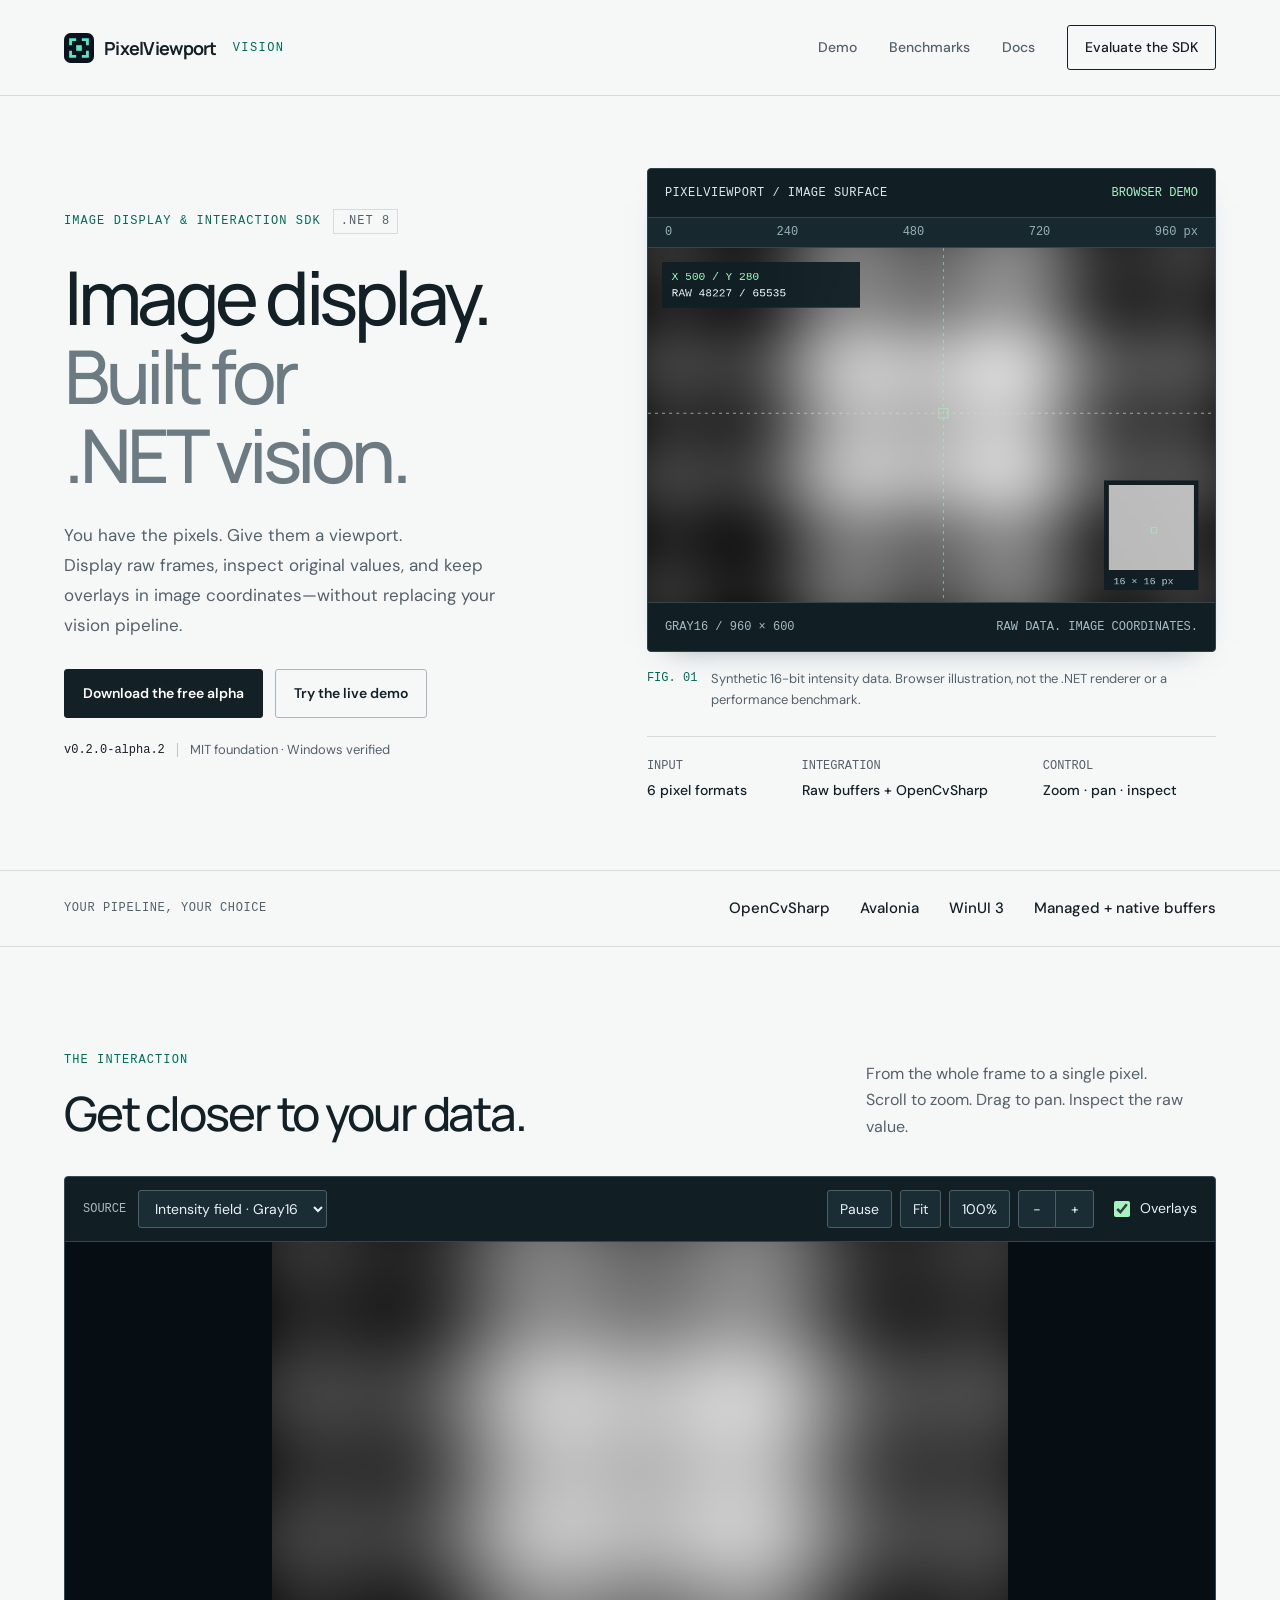
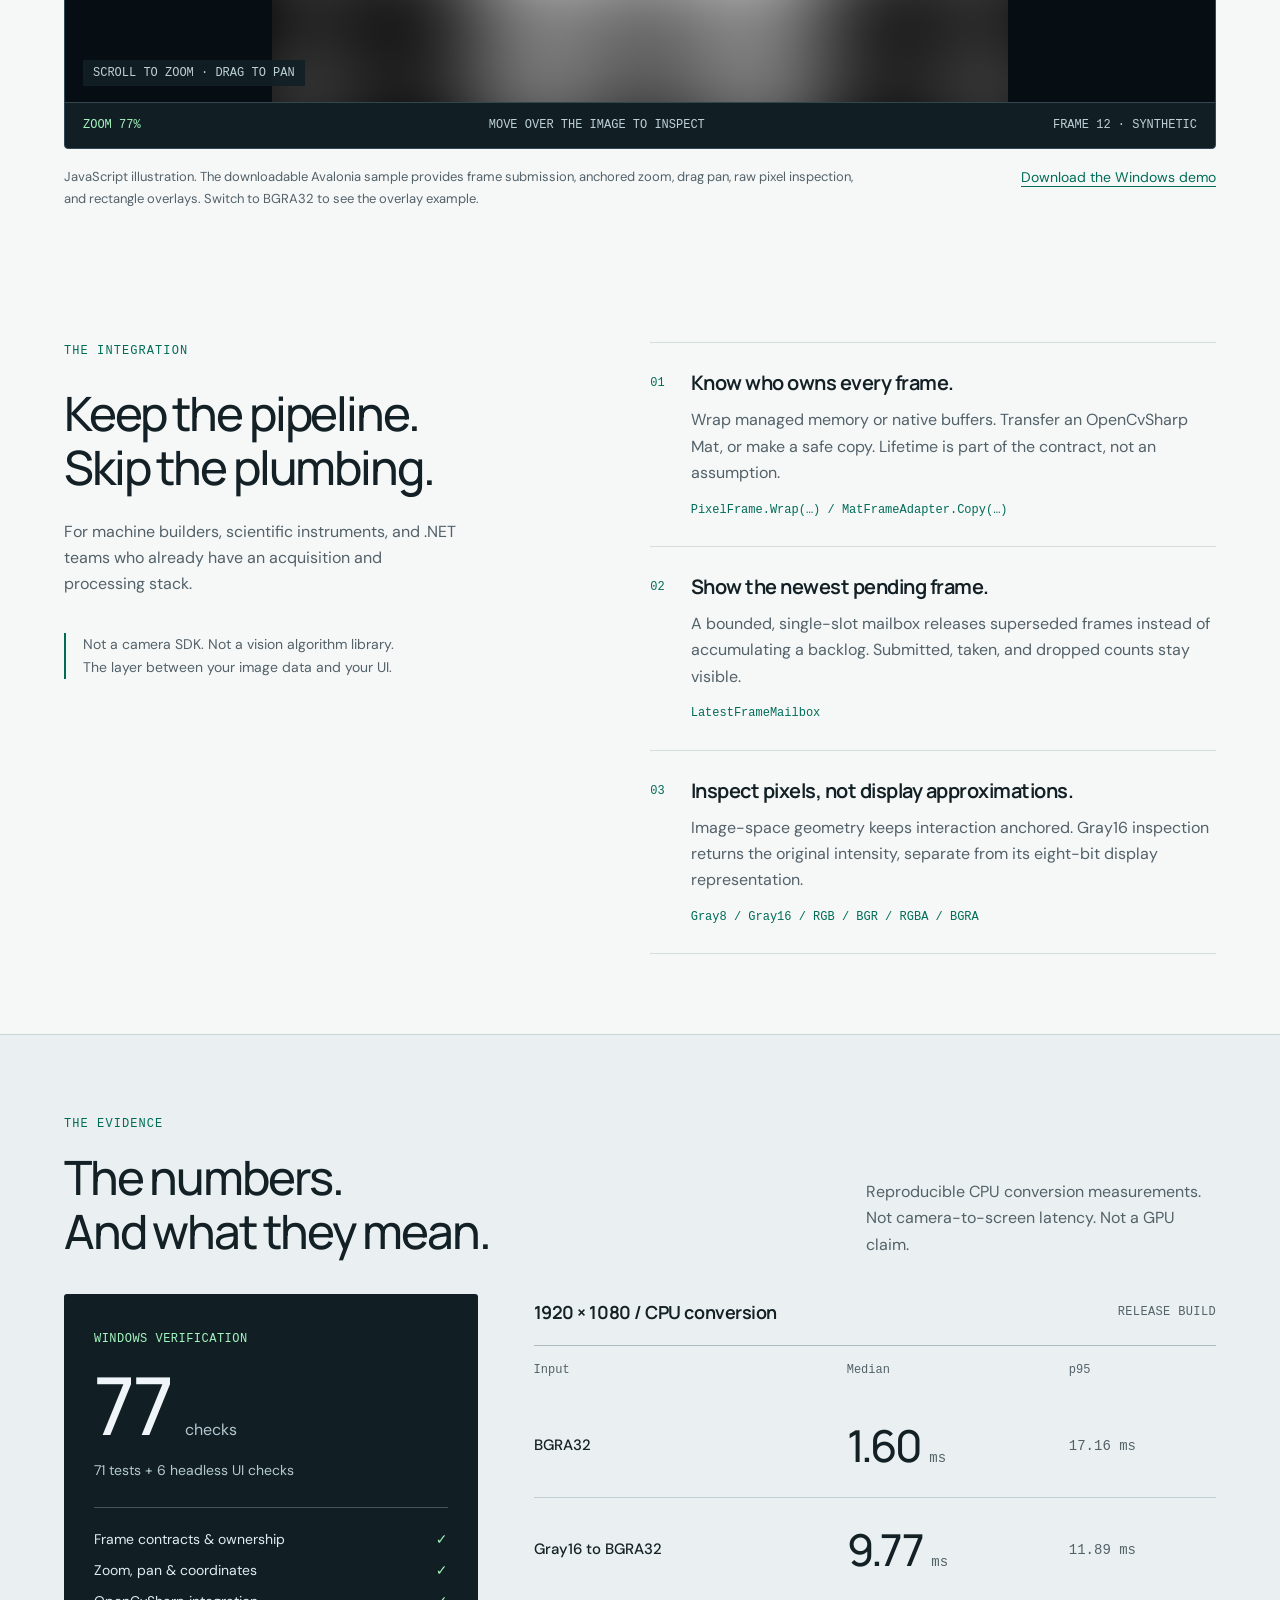
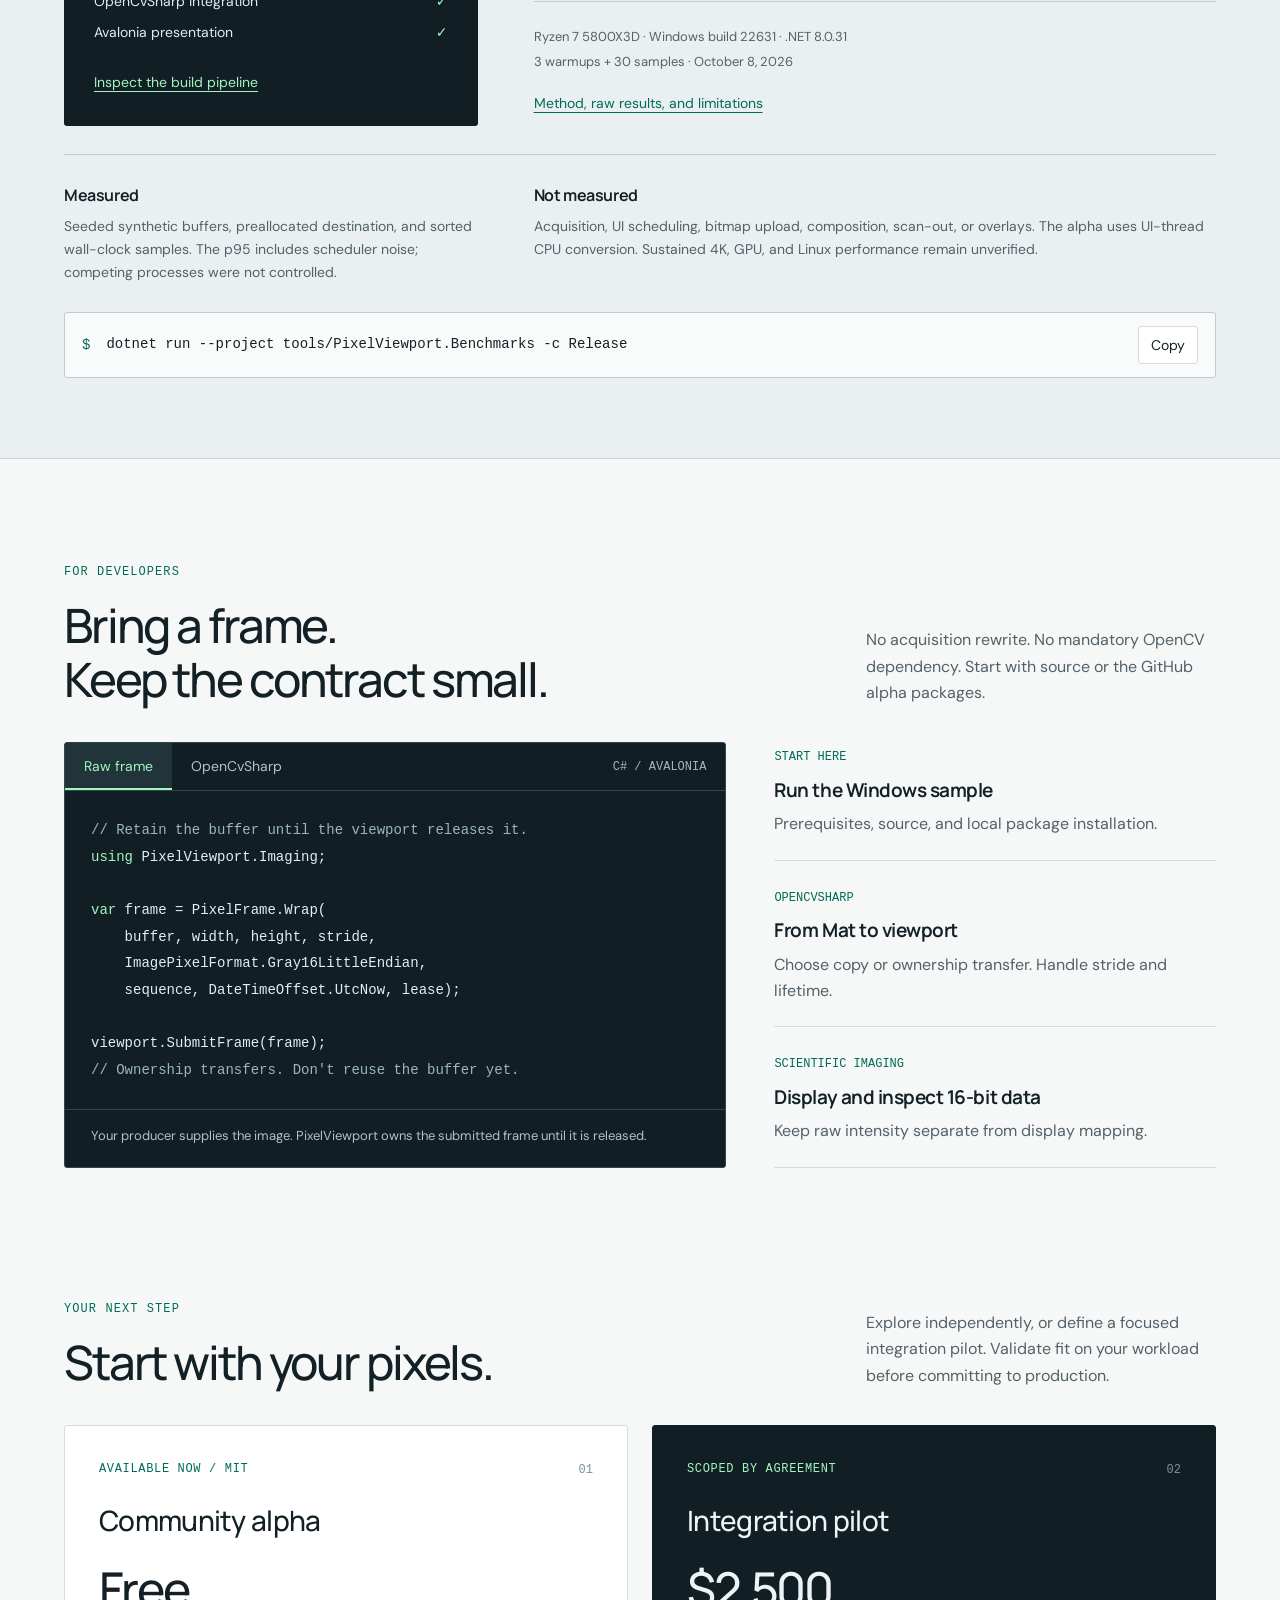
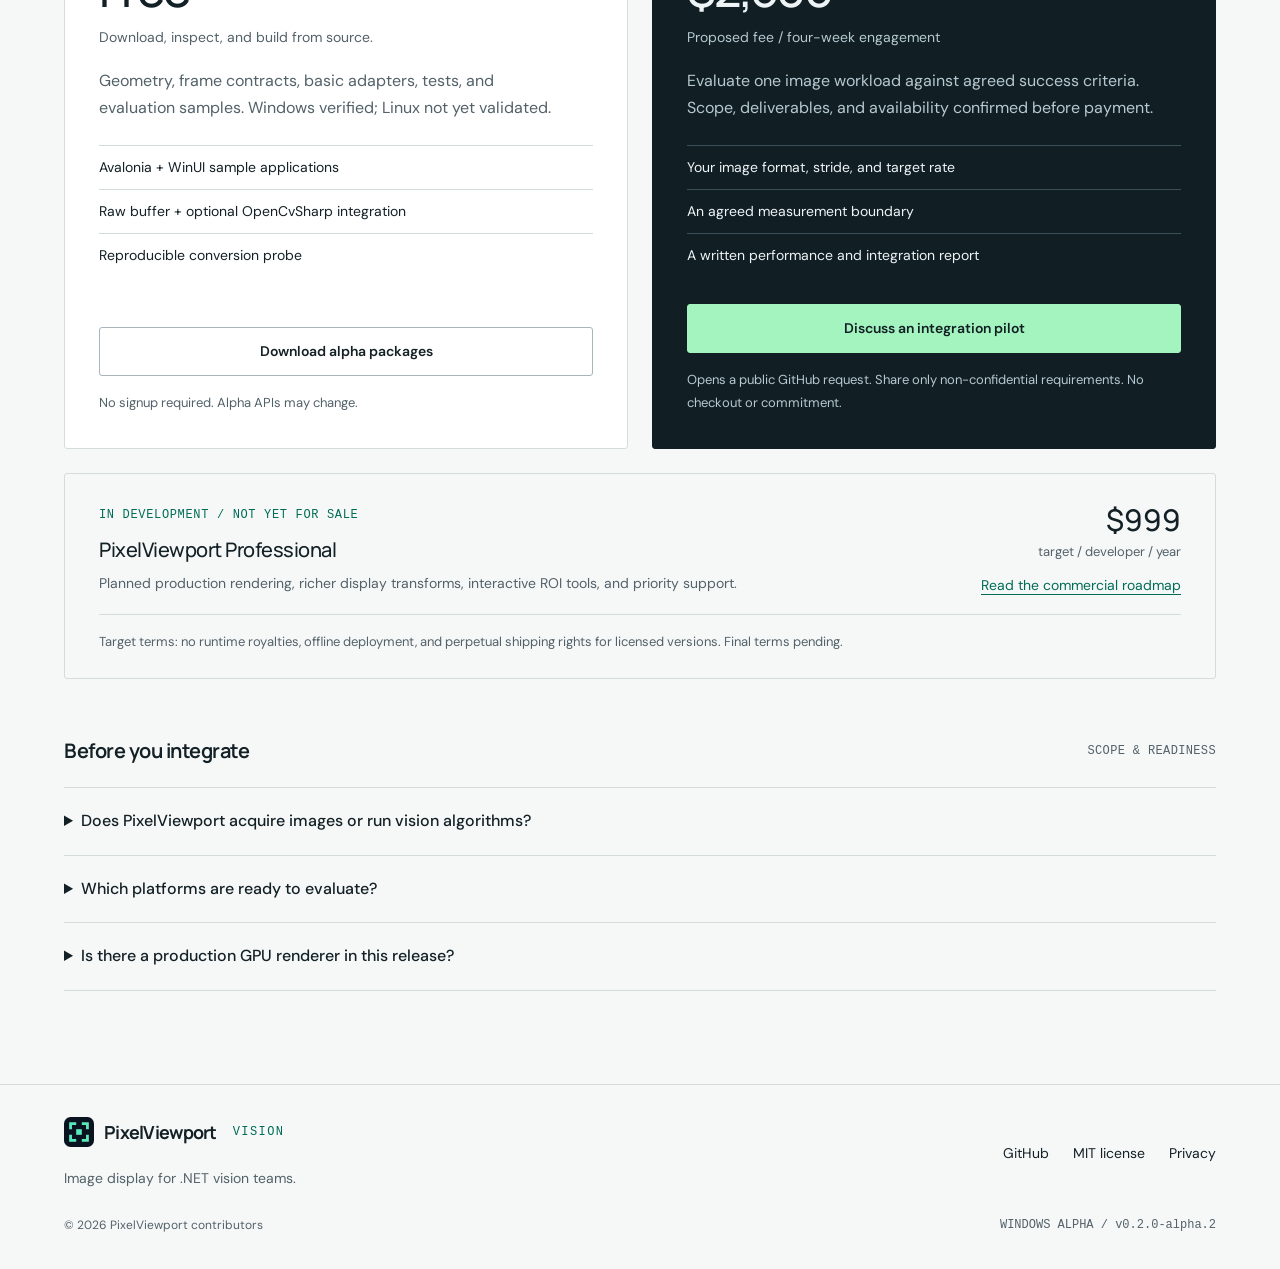
<file: site/index.html>
<!doctype html>
<html lang="en">
<head>
<meta charset="utf-8"><meta name="viewport" content="width=device-width, initial-scale=1">
<title>PixelViewport Vision — Image display for .NET vision teams</title>
<meta name="description" content="Put raw image data on screen with PixelViewport, a vendor-neutral .NET viewport SDK. Try the Windows alpha, explore pixel inspection, and evaluate your workload.">
<link rel="canonical" href="https://pixelviewport-vision.glassyloach1.chatgpt.site/"><link rel="icon" type="image/svg+xml" href="favicon.svg"><link rel="stylesheet" href="styles.css"><script type="module" src="app.js"></script>
</head>
<body>
<a class="skip" href="#main">Skip to content</a>
<header class="header wrap"><a class="brand" href="#" aria-label="PixelViewport Vision home"><img class="brand-mark" src="favicon.svg" alt="" width="30" height="30">PixelViewport<span class="brand-vision">VISION</span></a><nav aria-label="Main navigation"><a href="#playground">Demo</a><a href="#performance">Benchmarks</a><a href="docs.html">Docs</a><a href="#evaluation" class="nav-cta">Evaluate the SDK</a></nav></header>
<main id="main">
<section class="hero wrap">
  <div class="hero-copy"><div class="eyebrow">IMAGE DISPLAY &amp; INTERACTION SDK <span class="version">.NET 8</span></div><h1>Image display.<br><em>Built for<br>.NET vision.</em></h1><p class="lede">You have the pixels. Give them a viewport.<br>Display raw frames, inspect original values, and keep overlays in image coordinates—without replacing your vision pipeline.</p><div class="actions"><a class="button primary" href="https://github.com/TheEdster3/PixelViewport/releases/tag/v0.2.0-alpha.2">Download the free alpha</a><a class="button secondary" href="#playground">Try the live demo</a></div><div class="release-note"><span class="release-tag">v0.2.0-alpha.2</span><span>MIT foundation · Windows verified</span></div></div>
  <div class="hero-product"><div class="hero-instrument"><div class="instrument-top"><span class="instrument-title">PIXELVIEWPORT / IMAGE SURFACE</span><span class="instrument-badge">BROWSER DEMO</span></div><div class="instrument-coordinates" aria-hidden="true"><span>0</span><span>240</span><span>480</span><span>720</span><span>960 px</span></div><canvas id="hero-canvas" width="960" height="600" aria-label="Synthetic image data illustrating the viewport's display and overlay concepts"></canvas><div class="instrument-bottom"><span id="hero-format">GRAY16 / 960 × 600</span><span>RAW DATA. IMAGE COORDINATES.</span></div></div><div class="hero-caption"><span class="caption-index">FIG. 01</span><p>Synthetic 16-bit intensity data. Browser illustration, not the .NET renderer or a performance benchmark.</p></div><div class="hero-specs"><div><span>INPUT</span><strong>6 pixel formats</strong></div><div><span>INTEGRATION</span><strong>Raw buffers + OpenCvSharp</strong></div><div><span>CONTROL</span><strong>Zoom · pan · inspect</strong></div></div></div>
</section>
<div class="compatibility wrap"><span>YOUR PIPELINE, YOUR CHOICE</span><div><strong>OpenCvSharp</strong><strong>Avalonia</strong><strong>WinUI 3</strong><strong>Managed + native buffers</strong></div></div>

<section id="playground" class="section wrap"><div class="section-heading"><div><div class="eyebrow">THE INTERACTION</div><h2>Get closer to your data.</h2></div><p>From the whole frame to a single pixel.<br>Scroll to zoom. Drag to pan. Inspect the raw value.</p></div><div class="playground"><div class="toolbar"><div class="source-control"><label for="source" class="toolbar-label">SOURCE</label><select id="source" aria-label="Synthetic image source"><option value="gray16">Intensity field · Gray16</option><option value="inspection">Inspection · BGRA32</option></select></div><div class="tool-actions"><button id="pause" type="button" aria-pressed="false">Pause</button><button id="fit" type="button">Fit</button><button id="actual" type="button">100%</button><div class="zoom-controls"><button id="minus" type="button" aria-label="Zoom out">−</button><button id="plus" type="button" aria-label="Zoom in">+</button></div><label class="check"><input id="overlays" type="checkbox" checked>Overlays</label></div></div><div class="canvas-shell"><canvas id="demo-canvas" tabindex="0" aria-label="Interactive synthetic viewport. Use plus and minus to zoom, arrow keys to pan, and F to fit."></canvas><span class="canvas-guide">SCROLL TO ZOOM · DRAG TO PAN</span></div><div class="readouts"><span id="zoom-readout">ZOOM —</span><span id="pixel-readout">MOVE OVER THE IMAGE TO INSPECT</span><span id="frame-readout">FRAME 0</span></div></div><div class="demo-footnote"><p>JavaScript illustration. The downloadable Avalonia sample provides frame submission, anchored zoom, drag pan, raw pixel inspection, and rectangle overlays. Switch to BGRA32 to see the overlay example.</p><a href="demo.html">Download the Windows demo</a></div></section>

<section class="section wrap foundation"><div class="foundation-intro"><div class="eyebrow">THE INTEGRATION</div><h2>Keep the pipeline.<br>Skip the plumbing.</h2><p>For machine builders, scientific instruments, and .NET teams who already have an acquisition and processing stack.</p><p class="foundation-boundary">Not a camera SDK. Not a vision algorithm library.<br>The layer between your image data and your UI.</p></div><div class="feature-list">
<article><span class="feature-number">01</span><div><h3>Know who owns every frame.</h3><p>Wrap managed memory or native buffers. Transfer an OpenCvSharp Mat, or make a safe copy. Lifetime is part of the contract, not an assumption.</p><code>PixelFrame.Wrap(…) / MatFrameAdapter.Copy(…)</code></div></article>
<article><span class="feature-number">02</span><div><h3>Show the newest pending frame.</h3><p>A bounded, single-slot mailbox releases superseded frames instead of accumulating a backlog. Submitted, taken, and dropped counts stay visible.</p><code>LatestFrameMailbox</code></div></article>
<article><span class="feature-number">03</span><div><h3>Inspect pixels, not display approximations.</h3><p>Image-space geometry keeps interaction anchored. Gray16 inspection returns the original intensity, separate from its eight-bit display representation.</p><code>Gray8 / Gray16 / RGB / BGR / RGBA / BGRA</code></div></article></div></section>

<section id="performance" class="section performance"><div class="wrap"><div class="section-heading"><div><div class="eyebrow">THE EVIDENCE</div><h2>The numbers.<br>And what they mean.</h2></div><p>Reproducible CPU conversion measurements.<br>Not camera-to-screen latency. Not a GPU claim.</p></div><div class="evidence-grid"><div class="verification"><span class="metric-label">WINDOWS VERIFICATION</span><strong>77<span>checks</span></strong><p>71 tests + 6 headless UI checks</p><div class="verification-lines"><span>Frame contracts &amp; ownership</span><span>Zoom, pan &amp; coordinates</span><span>OpenCvSharp integration</span><span>Avalonia presentation</span></div><a href="https://github.com/TheEdster3/PixelViewport/actions">Inspect the build pipeline</a></div><div class="measurement"><div class="measurement-heading"><h3>1920 × 1080 / CPU conversion</h3><span class="mono">RELEASE BUILD</span></div><table class="benchmark-table"><caption class="sr-only">CPU conversion benchmark median and 95th percentile in milliseconds</caption><thead><tr><th scope="col">Input</th><th scope="col">Median</th><th scope="col">p95</th></tr></thead><tbody><tr><th scope="row">BGRA32</th><td><strong>1.60</strong> ms</td><td>17.16 ms</td></tr><tr><th scope="row">Gray16 to BGRA32</th><td><strong>9.77</strong> ms</td><td>11.89 ms</td></tr></tbody></table><p class="measurement-machine">Ryzen 7 5800X3D · Windows build 22631 · .NET 8.0.31<br>3 warmups + 30 samples · October 8, 2026</p><a class="text-link" href="https://github.com/TheEdster3/PixelViewport/blob/main/docs/performance.md">Method, raw results, and limitations</a></div></div><div class="benchmark-details"><div><h3>Measured</h3><p>Seeded synthetic buffers, preallocated destination, and sorted wall-clock samples. The p95 includes scheduler noise; competing processes were not controlled.</p></div><div><h3>Not measured</h3><p>Acquisition, UI scheduling, bitmap upload, composition, scan-out, or overlays. The alpha uses UI-thread CPU conversion. Sustained 4K, GPU, and Linux performance remain unverified.</p></div></div><div class="command"><span class="command-prompt" aria-hidden="true">$</span><code>dotnet run --project tools/PixelViewport.Benchmarks -c Release</code><button type="button" data-copy="dotnet run --project tools/PixelViewport.Benchmarks -c Release">Copy</button></div></div></section>

<section id="developers" class="section wrap"><div class="section-heading"><div><div class="eyebrow">FOR DEVELOPERS</div><h2>Bring a frame.<br>Keep the contract small.</h2></div><p>No acquisition rewrite. No mandatory OpenCV dependency. Start with source or the GitHub alpha packages.</p></div><div class="developer-grid"><div class="code-panel"><div class="code-tabs" role="tablist" aria-label="Integration examples"><button id="tab-raw" role="tab" aria-selected="true" aria-controls="code-raw">Raw frame</button><button id="tab-opencv" role="tab" aria-selected="false" aria-controls="code-opencv" tabindex="-1">OpenCvSharp</button><span class="code-language">C# / AVALONIA</span></div><pre id="code-raw" role="tabpanel" aria-labelledby="tab-raw"><code><span class="syntax-comment">// Retain the buffer until the viewport releases it.</span>
<span class="syntax-keyword">using</span> PixelViewport.Imaging;

<span class="syntax-keyword">var</span> frame = PixelFrame.Wrap(
    buffer, width, height, stride,
    ImagePixelFormat.Gray16LittleEndian,
    sequence, DateTimeOffset.UtcNow, lease);

viewport.SubmitFrame(frame);
<span class="syntax-comment">// Ownership transfers. Don't reuse the buffer yet.</span></code></pre><pre id="code-opencv" role="tabpanel" aria-labelledby="tab-opencv" hidden><code><span class="syntax-keyword">using</span> PixelViewport.OpenCvSharp;

Mat result = AcquireOrProcessFrame();
viewport.SubmitFrame(
    MatFrameAdapter.TakeOwnership(result));

<span class="syntax-comment">// The viewport owns and eventually disposes Mat.
// Use Copy(result) if the caller needs to retain it.
// Supply a matching native OpenCV runtime.</span></code></pre><div class="code-note">Your producer supplies the image. PixelViewport owns the submitted frame until it is released.</div></div><div class="guides"><a href="quickstart.html"><span class="guide-type">START HERE</span><h3>Run the Windows sample</h3><p>Prerequisites, source, and local package installation.</p></a><a href="opencv.html"><span class="guide-type">OPENCVSHARP</span><h3>From Mat to viewport</h3><p>Choose copy or ownership transfer. Handle stride and lifetime.</p></a><a href="gray16.html"><span class="guide-type">SCIENTIFIC IMAGING</span><h3>Display and inspect 16-bit data</h3><p>Keep raw intensity separate from display mapping.</p></a></div></div></section>

<section id="evaluation" class="section wrap evaluation"><div class="section-heading"><div><div class="eyebrow">YOUR NEXT STEP</div><h2>Start with your pixels.</h2></div><p>Explore independently, or define a focused integration pilot. Validate fit on your workload before committing to production.</p></div><div class="offer-grid">
<article class="offer"><div class="offer-top"><span class="label">AVAILABLE NOW / MIT</span><span class="offer-index">01</span></div><h3>Community alpha</h3><div class="price">Free<span>Download, inspect, and build from source.</span></div><p>Geometry, frame contracts, basic adapters, tests, and evaluation samples. Windows verified; Linux not yet validated.</p><ul class="offer-points"><li>Avalonia + WinUI sample applications</li><li>Raw buffer + optional OpenCvSharp integration</li><li>Reproducible conversion probe</li></ul><a class="button secondary" href="https://github.com/TheEdster3/PixelViewport/releases/tag/v0.2.0-alpha.2">Download alpha packages</a><p class="fine">No signup required. Alpha APIs may change.</p></article>
<article class="offer featured"><div class="offer-top"><span class="label">SCOPED BY AGREEMENT</span><span class="offer-index">02</span></div><h3>Integration pilot</h3><div class="price">$2,500<span>Proposed fee / four-week engagement</span></div><p>Evaluate one image workload against agreed success criteria. Scope, deliverables, and availability confirmed before payment.</p><ul class="offer-points"><li>Your image format, stride, and target rate</li><li>An agreed measurement boundary</li><li>A written performance and integration report</li></ul><a class="button primary" href="https://github.com/TheEdster3/PixelViewport/issues/new?template=evaluation.yml">Discuss an integration pilot</a><p class="fine">Opens a public GitHub request. Share only non-confidential requirements. No checkout or commitment.</p></article></div>
<div class="roadmap-offer"><div><span class="label">IN DEVELOPMENT / NOT YET FOR SALE</span><h3>PixelViewport Professional</h3><p>Planned production rendering, richer display transforms, interactive ROI tools, and priority support.</p></div><div><span class="roadmap-price">$999<span>target / developer / year</span></span><a class="text-link" href="https://github.com/TheEdster3/PixelViewport/blob/main/docs/product.md">Read the commercial roadmap</a></div><p class="roadmap-terms">Target terms: no runtime royalties, offline deployment, and perpetual shipping rights for licensed versions. Final terms pending.</p></div>
<div class="faq-heading"><h3>Before you integrate</h3><span class="mono">SCOPE &amp; READINESS</span></div>
<details class="faq"><summary>Does PixelViewport acquire images or run vision algorithms?</summary><p>No. It sits between your existing camera or vision pipeline and the application UI. Keep your acquisition SDK, processing library, and hardware choices.</p></details>
<details class="faq"><summary>Which platforms are ready to evaluate?</summary><p>The current solution builds and its samples launch on Windows. Avalonia is the cross-platform adapter, but Linux and embedded hardware have not been validated. WPF is a future adapter, not part of this alpha.</p></details>
<details class="faq"><summary>Is there a production GPU renderer in this release?</summary><p>No. The current Avalonia path performs CPU conversion on the UI thread and presents a WriteableBitmap. Production GPU/zero-copy rendering is commercial roadmap work.</p></details>
</section>
</main>
<footer class="footer wrap"><div><a class="brand" href="#"><img class="brand-mark" src="favicon.svg" alt="" width="30" height="30">PixelViewport<span class="brand-vision">VISION</span></a><p>Image display for .NET vision teams.</p></div><div class="footer-links"><a href="https://github.com/TheEdster3/PixelViewport">GitHub</a><a href="https://github.com/TheEdster3/PixelViewport/blob/main/LICENSE">MIT license</a><a href="privacy.html">Privacy</a></div><small>© 2026 PixelViewport contributors</small><small class="footer-version">WINDOWS ALPHA / v0.2.0-alpha.2</small></footer>
<div id="copy-status" class="sr-only" role="status" aria-live="polite"></div>
</body></html>
</file>
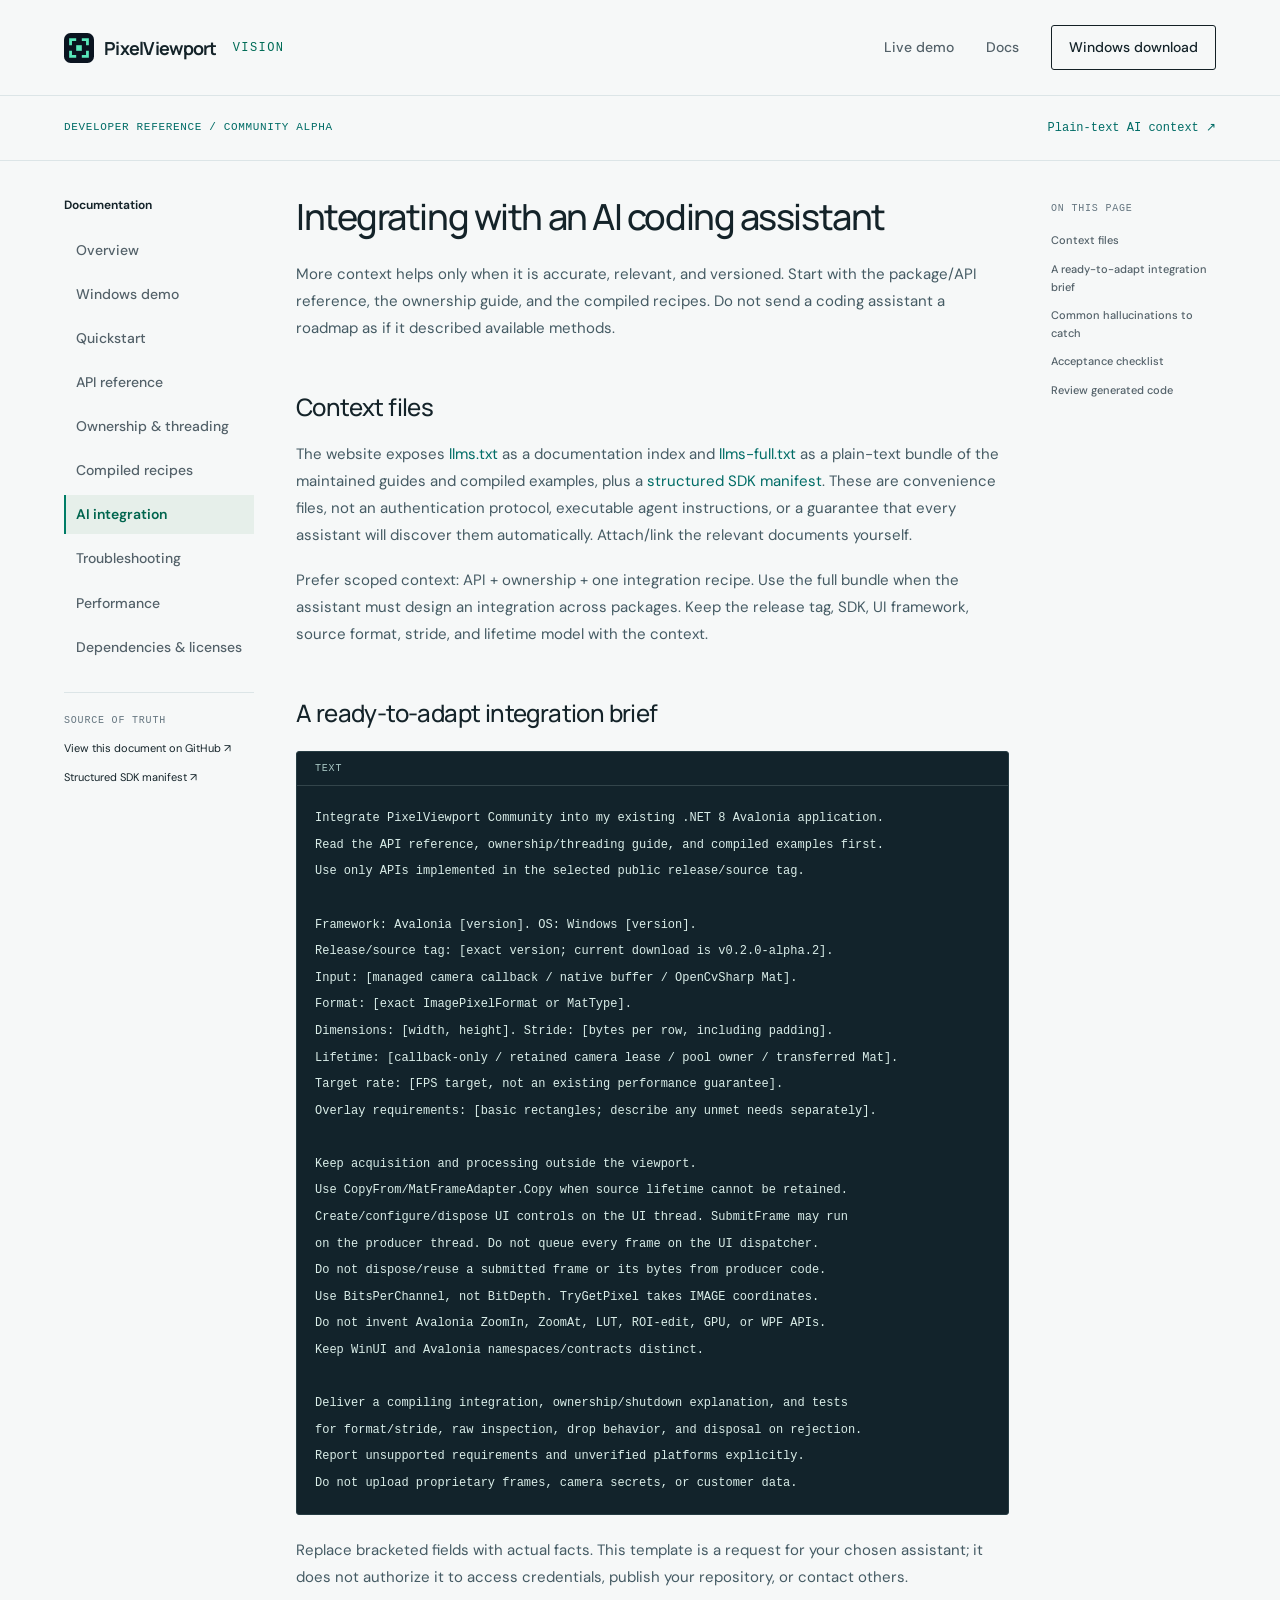
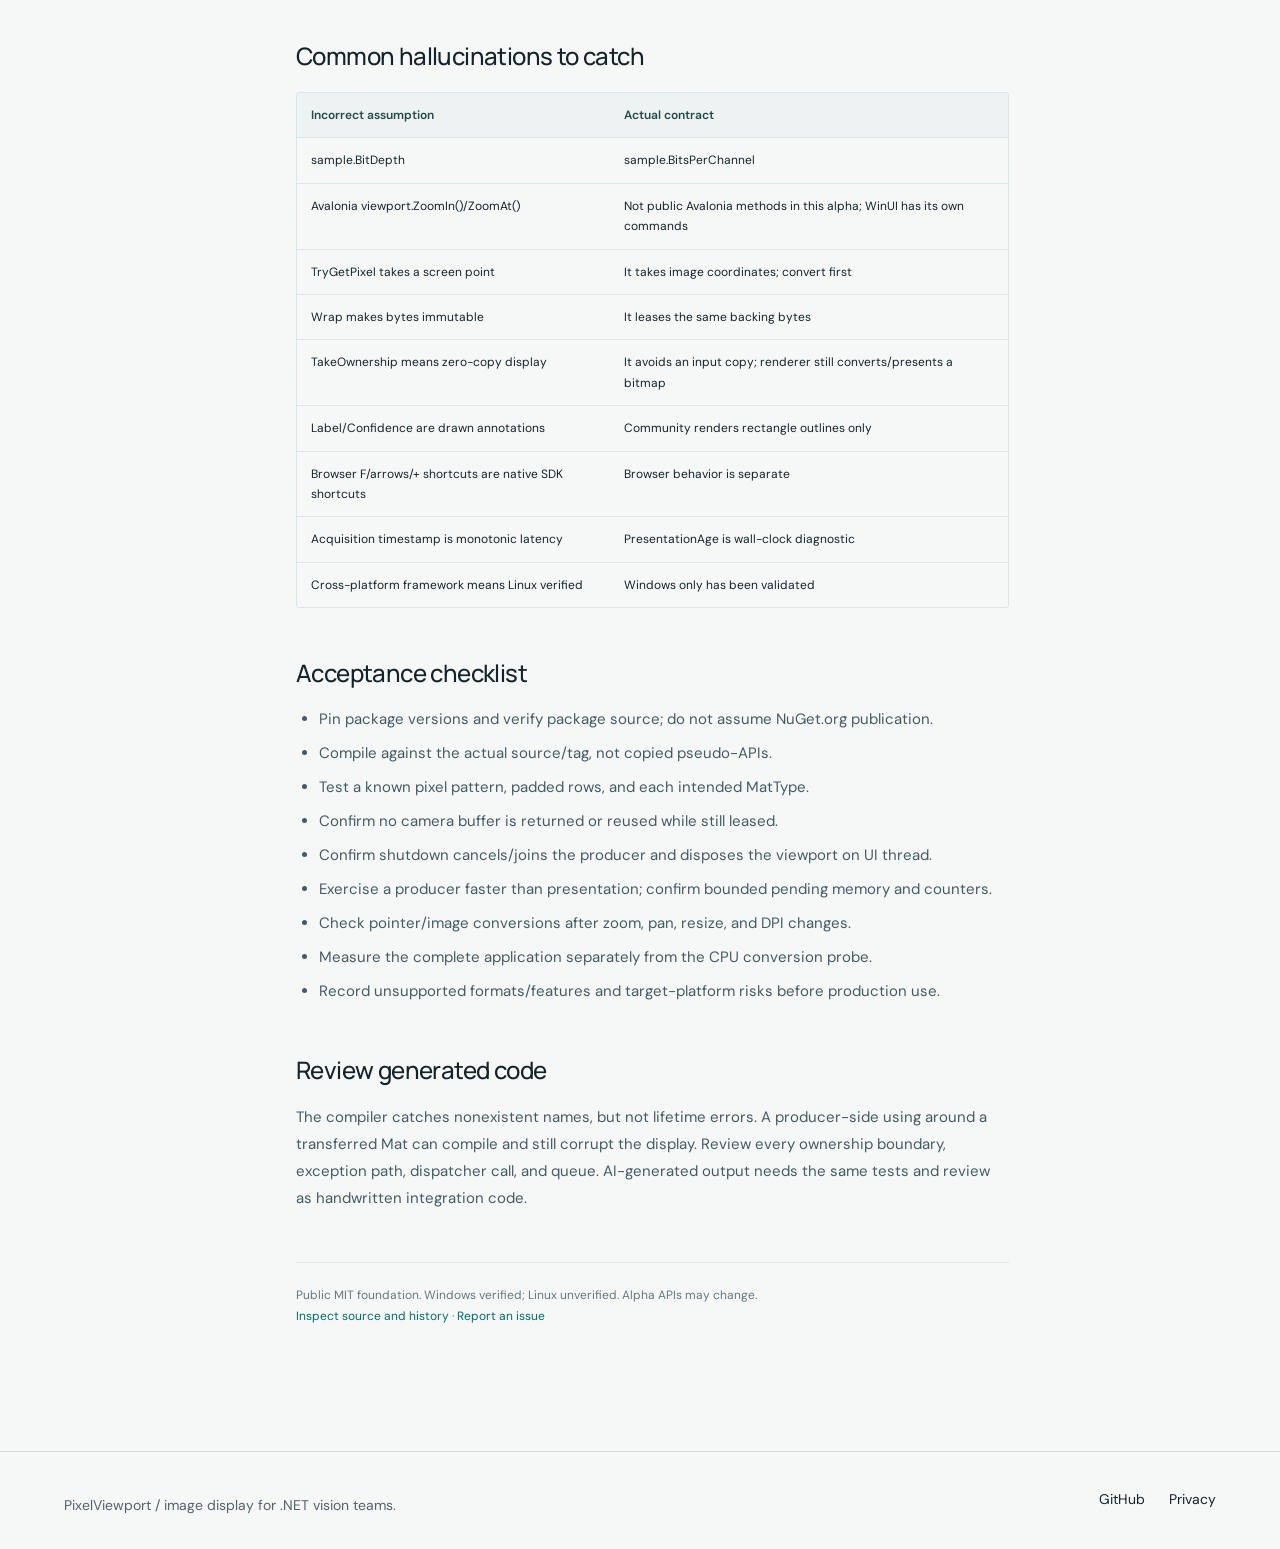
<file: site/ai-integration.html>
<!doctype html>
<html lang="en"><head><meta charset="utf-8"><meta name="viewport" content="width=device-width, initial-scale=1"><title>AI integration — PixelViewport documentation</title><meta name="description" content="PixelViewport Community SDK: AI integration. Versioned contracts, compiled examples, and explicit evaluation boundaries."><link rel="canonical" href="https://pixelviewport-vision.glassyloach1.chatgpt.site/ai-integration.html"><link rel="icon" href="favicon.svg"><link rel="stylesheet" href="styles.css"><link rel="stylesheet" href="docs.css"></head>
<body class="docs-body"><a class="skip" href="#doc-content">Skip to content</a><header class="header wrap"><a class="brand" href="index.html"><img class="brand-mark" src="favicon.svg" alt="" width="30" height="30">PixelViewport<span class="brand-vision">VISION</span></a><nav aria-label="Main navigation"><a href="index.html#playground">Live demo</a><a href="docs.html">Docs</a><a class="nav-cta" href="demo.html">Windows download</a></nav></header>
<div class="doc-status wrap"><span>DEVELOPER REFERENCE / COMMUNITY ALPHA</span><a href="llms-full.txt">Plain-text AI context ↗</a></div>
<div class="doc-layout wrap"><aside class="doc-nav"><details open><summary>Documentation</summary><nav aria-label="Documentation"><a href="docs.html">Overview</a><a href="demo.html">Windows demo</a><a href="quickstart.html">Quickstart</a><a href="api.html">API reference</a><a href="ownership.html">Ownership &amp; threading</a><a href="recipes.html">Compiled recipes</a><a href="ai-integration.html" aria-current="page">AI integration</a><a href="troubleshooting.html">Troubleshooting</a><a href="performance-guide.html">Performance</a><a href="dependencies.html">Dependencies &amp; licenses</a></nav></details><div class="doc-source"><span>SOURCE OF TRUTH</span><a href="https://github.com/TheEdster3/PixelViewport/blob/main/docs/ai-integration.md">View this document on GitHub ↗</a><a href="sdk-manifest.json">Structured SDK manifest ↗</a></div></aside><main id="doc-content" class="doc-content"><h1 id="integrating-with-an-ai-coding-assistant">Integrating with an AI coding assistant</h1>
<p>More context helps only when it is accurate, relevant, and versioned. Start with the package/API reference, the ownership guide, and the compiled recipes. Do not send a coding assistant a roadmap as if it described available methods.</p>
<h2 id="context-files">Context files</h2>
<p>The website exposes <a href="https://pixelviewport-vision.glassyloach1.chatgpt.site/llms.txt">llms.txt</a> as a documentation index and <a href="https://pixelviewport-vision.glassyloach1.chatgpt.site/llms-full.txt">llms-full.txt</a> as a plain-text bundle of the maintained guides and compiled examples, plus a <a href="https://pixelviewport-vision.glassyloach1.chatgpt.site/sdk-manifest.json">structured SDK manifest</a>. These are convenience files, not an authentication protocol, executable agent instructions, or a guarantee that every assistant will discover them automatically. Attach/link the relevant documents yourself.</p>
<p>Prefer scoped context: API + ownership + one integration recipe. Use the full bundle when the assistant must design an integration across packages. Keep the release tag, SDK, UI framework, source format, stride, and lifetime model with the context.</p>
<h2 id="a-ready-to-adapt-integration-brief">A ready-to-adapt integration brief</h2>
<div class="doc-code"><span>text</span><pre><code>Integrate PixelViewport Community into my existing .NET 8 Avalonia application.
Read the API reference, ownership/threading guide, and compiled examples first.
Use only APIs implemented in the selected public release/source tag.

Framework: Avalonia [version]. OS: Windows [version].
Release/source tag: [exact version; current download is v0.2.0-alpha.2].
Input: [managed camera callback / native buffer / OpenCvSharp Mat].
Format: [exact ImagePixelFormat or MatType].
Dimensions: [width, height]. Stride: [bytes per row, including padding].
Lifetime: [callback-only / retained camera lease / pool owner / transferred Mat].
Target rate: [FPS target, not an existing performance guarantee].
Overlay requirements: [basic rectangles; describe any unmet needs separately].

Keep acquisition and processing outside the viewport.
Use CopyFrom/MatFrameAdapter.Copy when source lifetime cannot be retained.
Create/configure/dispose UI controls on the UI thread. SubmitFrame may run
on the producer thread. Do not queue every frame on the UI dispatcher.
Do not dispose/reuse a submitted frame or its bytes from producer code.
Use BitsPerChannel, not BitDepth. TryGetPixel takes IMAGE coordinates.
Do not invent Avalonia ZoomIn, ZoomAt, LUT, ROI-edit, GPU, or WPF APIs.
Keep WinUI and Avalonia namespaces/contracts distinct.

Deliver a compiling integration, ownership/shutdown explanation, and tests
for format/stride, raw inspection, drop behavior, and disposal on rejection.
Report unsupported requirements and unverified platforms explicitly.
Do not upload proprietary frames, camera secrets, or customer data.</code></pre></div>
<p>Replace bracketed fields with actual facts. This template is a request for your chosen assistant; it does not authorize it to access credentials, publish your repository, or contact others.</p>
<h2 id="common-hallucinations-to-catch">Common hallucinations to catch</h2>
<div class="doc-table" tabindex="0" role="region" aria-label="Reference table"><table><thead><tr><th scope="col">Incorrect assumption</th><th scope="col">Actual contract</th></tr></thead><tbody><tr><td>sample.BitDepth</td><td>sample.BitsPerChannel</td></tr><tr><td>Avalonia viewport.ZoomIn()/ZoomAt()</td><td>Not public Avalonia methods in this alpha; WinUI has its own commands</td></tr><tr><td>TryGetPixel takes a screen point</td><td>It takes image coordinates; convert first</td></tr><tr><td>Wrap makes bytes immutable</td><td>It leases the same backing bytes</td></tr><tr><td>TakeOwnership means zero-copy display</td><td>It avoids an input copy; renderer still converts/presents a bitmap</td></tr><tr><td>Label/Confidence are drawn annotations</td><td>Community renders rectangle outlines only</td></tr><tr><td>Browser F/arrows/+ shortcuts are native SDK shortcuts</td><td>Browser behavior is separate</td></tr><tr><td>Acquisition timestamp is monotonic latency</td><td>PresentationAge is wall-clock diagnostic</td></tr><tr><td>Cross-platform framework means Linux verified</td><td>Windows only has been validated</td></tr></tbody></table></div>
<h2 id="acceptance-checklist">Acceptance checklist</h2>
<ul><li>Pin package versions and verify package source; do not assume NuGet.org publication.</li><li>Compile against the actual source/tag, not copied pseudo-APIs.</li><li>Test a known pixel pattern, padded rows, and each intended MatType.</li><li>Confirm no camera buffer is returned or reused while still leased.</li><li>Confirm shutdown cancels/joins the producer and disposes the viewport on UI thread.</li><li>Exercise a producer faster than presentation; confirm bounded pending memory and counters.</li><li>Check pointer/image conversions after zoom, pan, resize, and DPI changes.</li><li>Measure the complete application separately from the CPU conversion probe.</li><li>Record unsupported formats/features and target-platform risks before production use.</li></ul>
<h2 id="review-generated-code">Review generated code</h2>
<p>The compiler catches nonexistent names, but not lifetime errors. A producer-side using around a transferred Mat can compile and still corrupt the display. Review every ownership boundary, exception path, dispatcher call, and queue. AI-generated output needs the same tests and review as handwritten integration code.</p><div class="doc-end">Public MIT foundation. Windows verified; Linux unverified. Alpha APIs may change.<br><a href="https://github.com/TheEdster3/PixelViewport/blob/main/docs/ai-integration.md">Inspect source and history</a> · <a href="https://github.com/TheEdster3/PixelViewport/issues/new?template=bug.yml">Report an issue</a></div></main><aside class="doc-toc"><span>ON THIS PAGE</span><nav aria-label="On this page"><a href="#context-files">Context files</a><a href="#a-ready-to-adapt-integration-brief">A ready-to-adapt integration brief</a><a href="#common-hallucinations-to-catch">Common hallucinations to catch</a><a href="#acceptance-checklist">Acceptance checklist</a><a href="#review-generated-code">Review generated code</a></nav></aside></div>
<footer class="footer wrap"><p>PixelViewport / image display for .NET vision teams.</p><div class="footer-links"><a href="https://github.com/TheEdster3/PixelViewport">GitHub</a><a href="privacy.html">Privacy</a></div></footer></body></html>
</file>
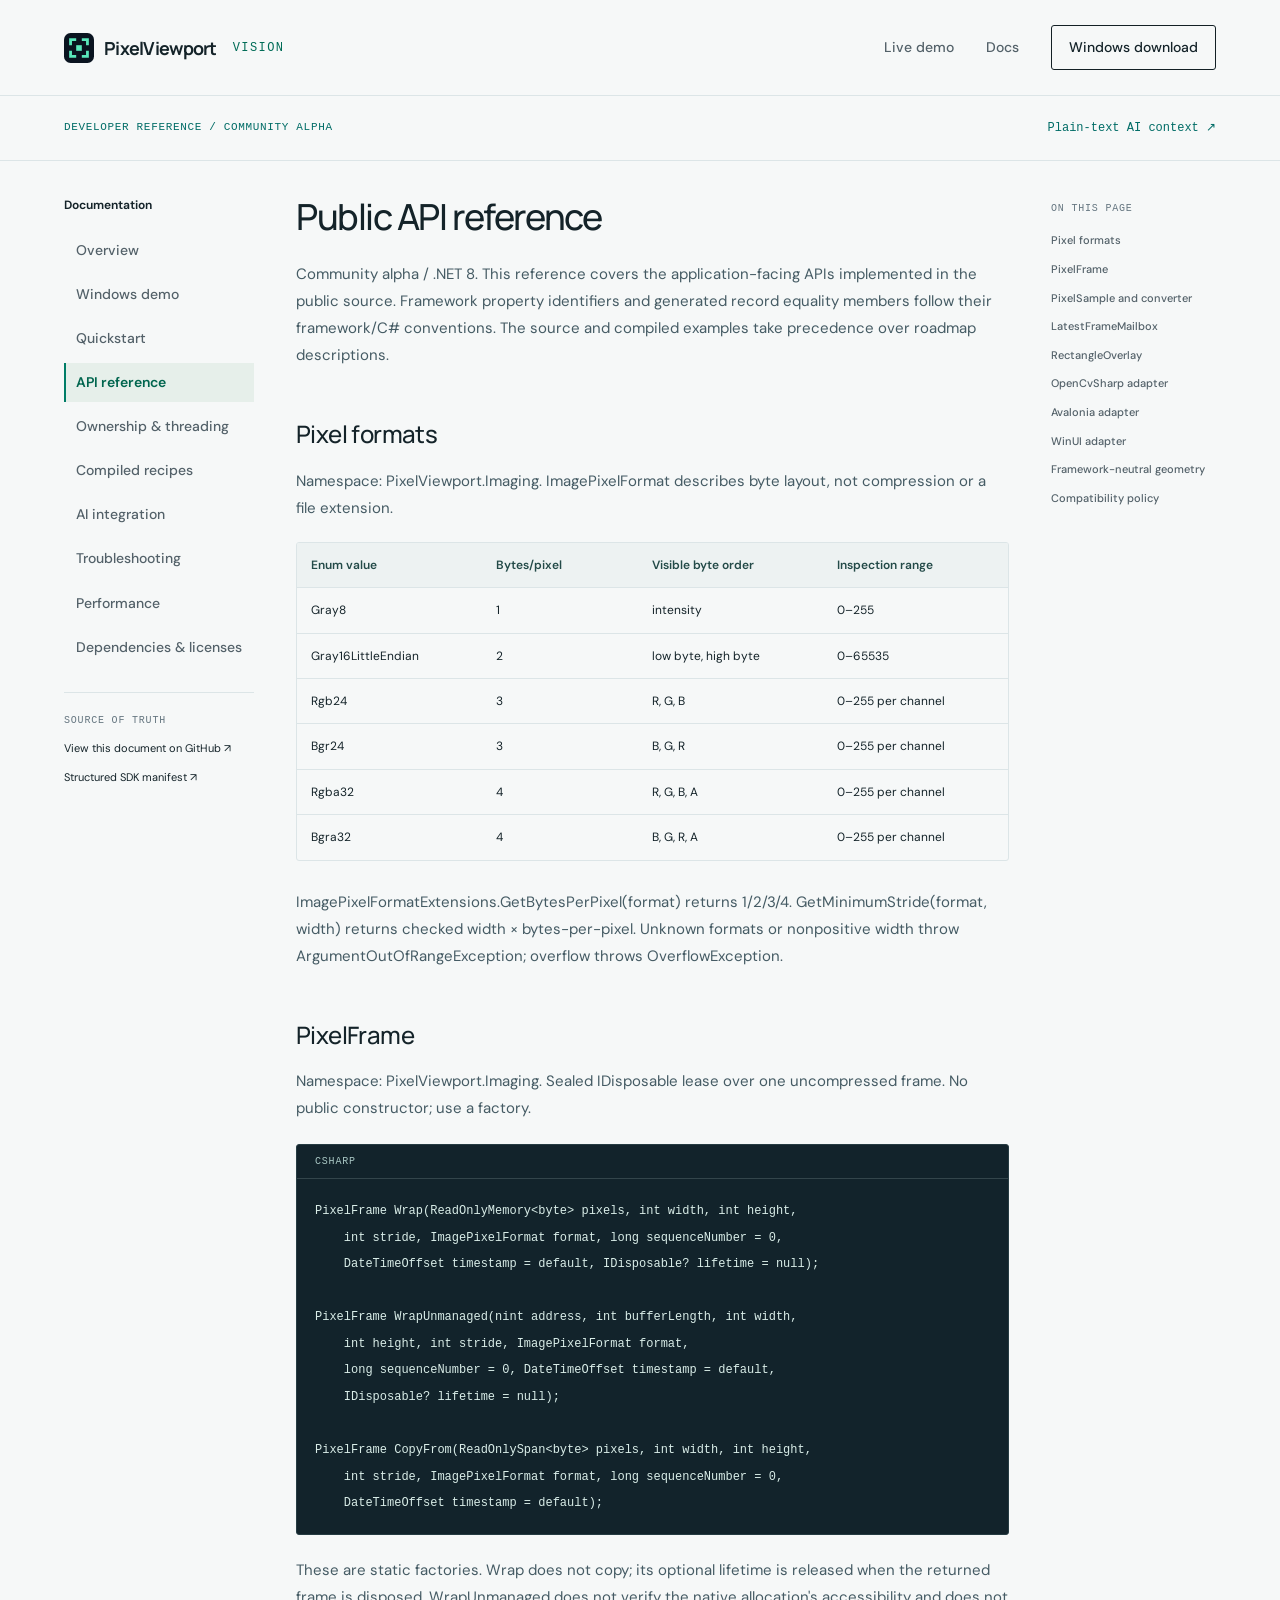
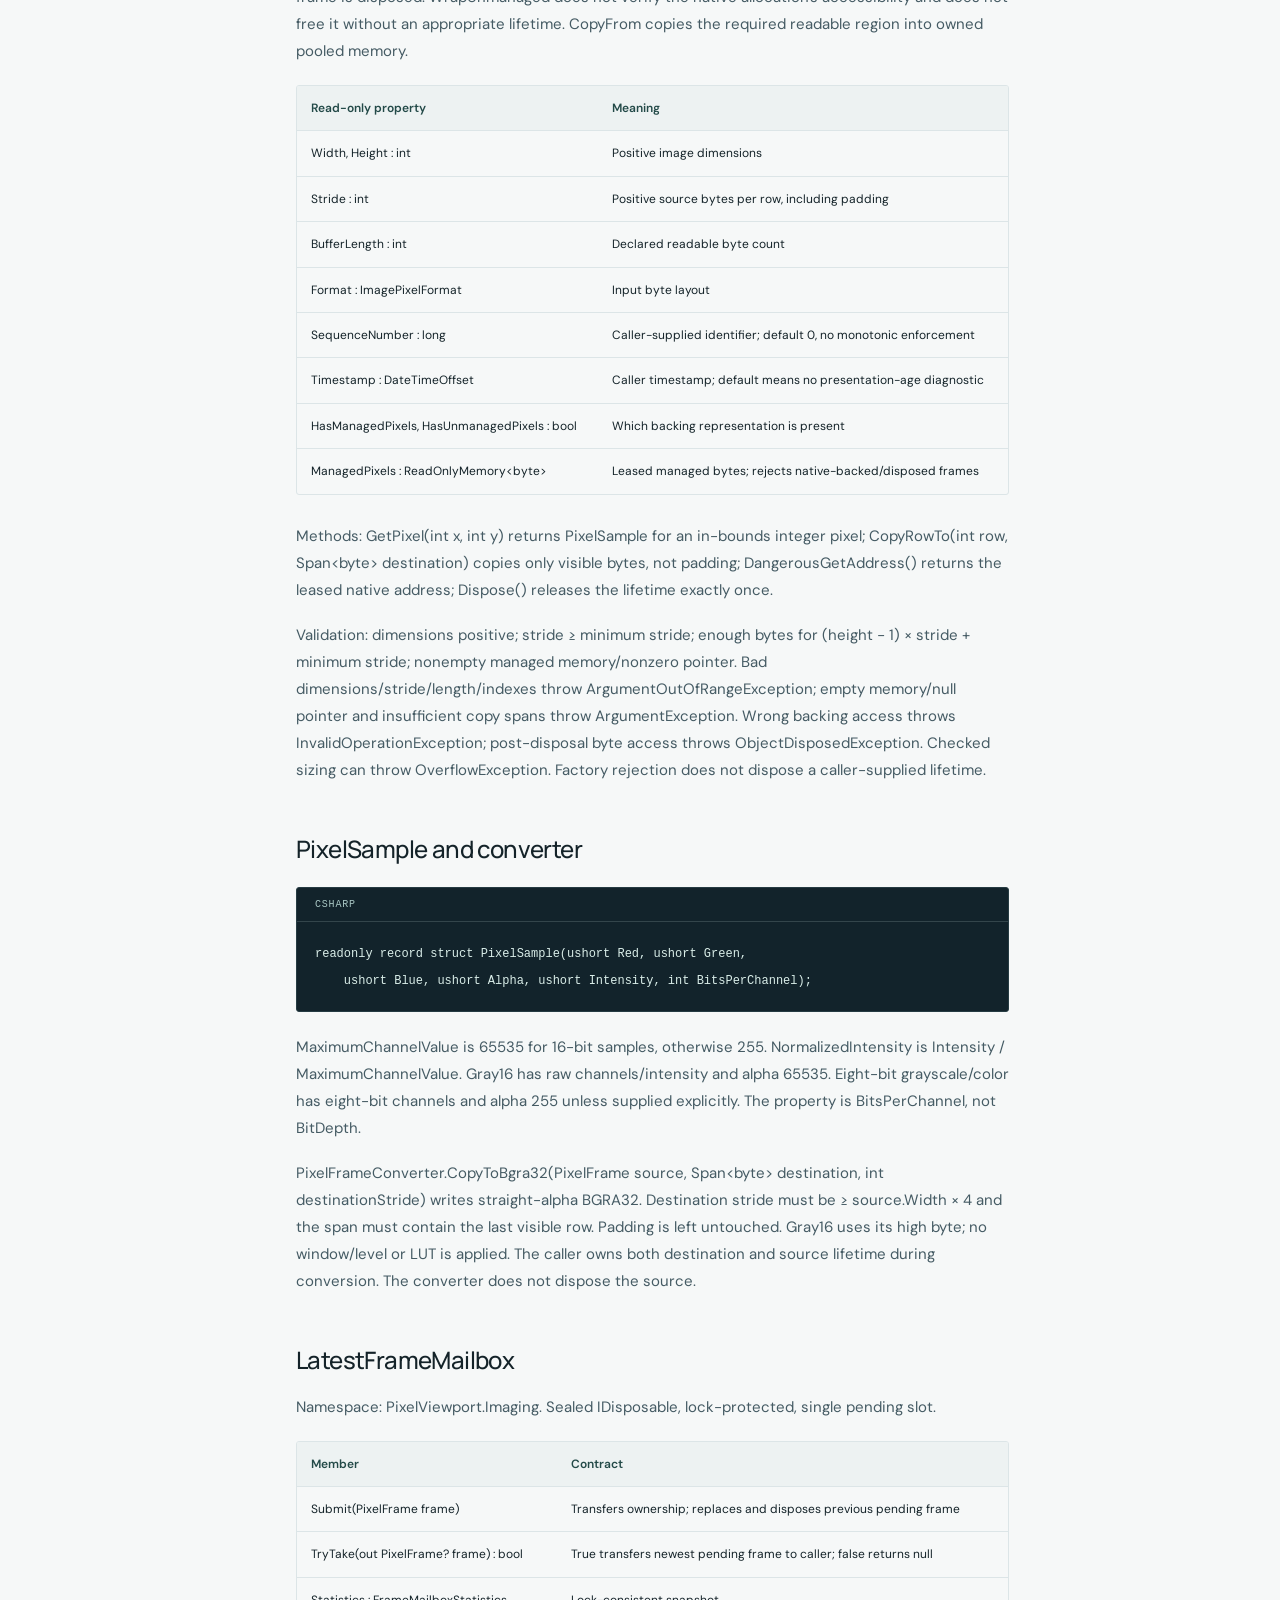
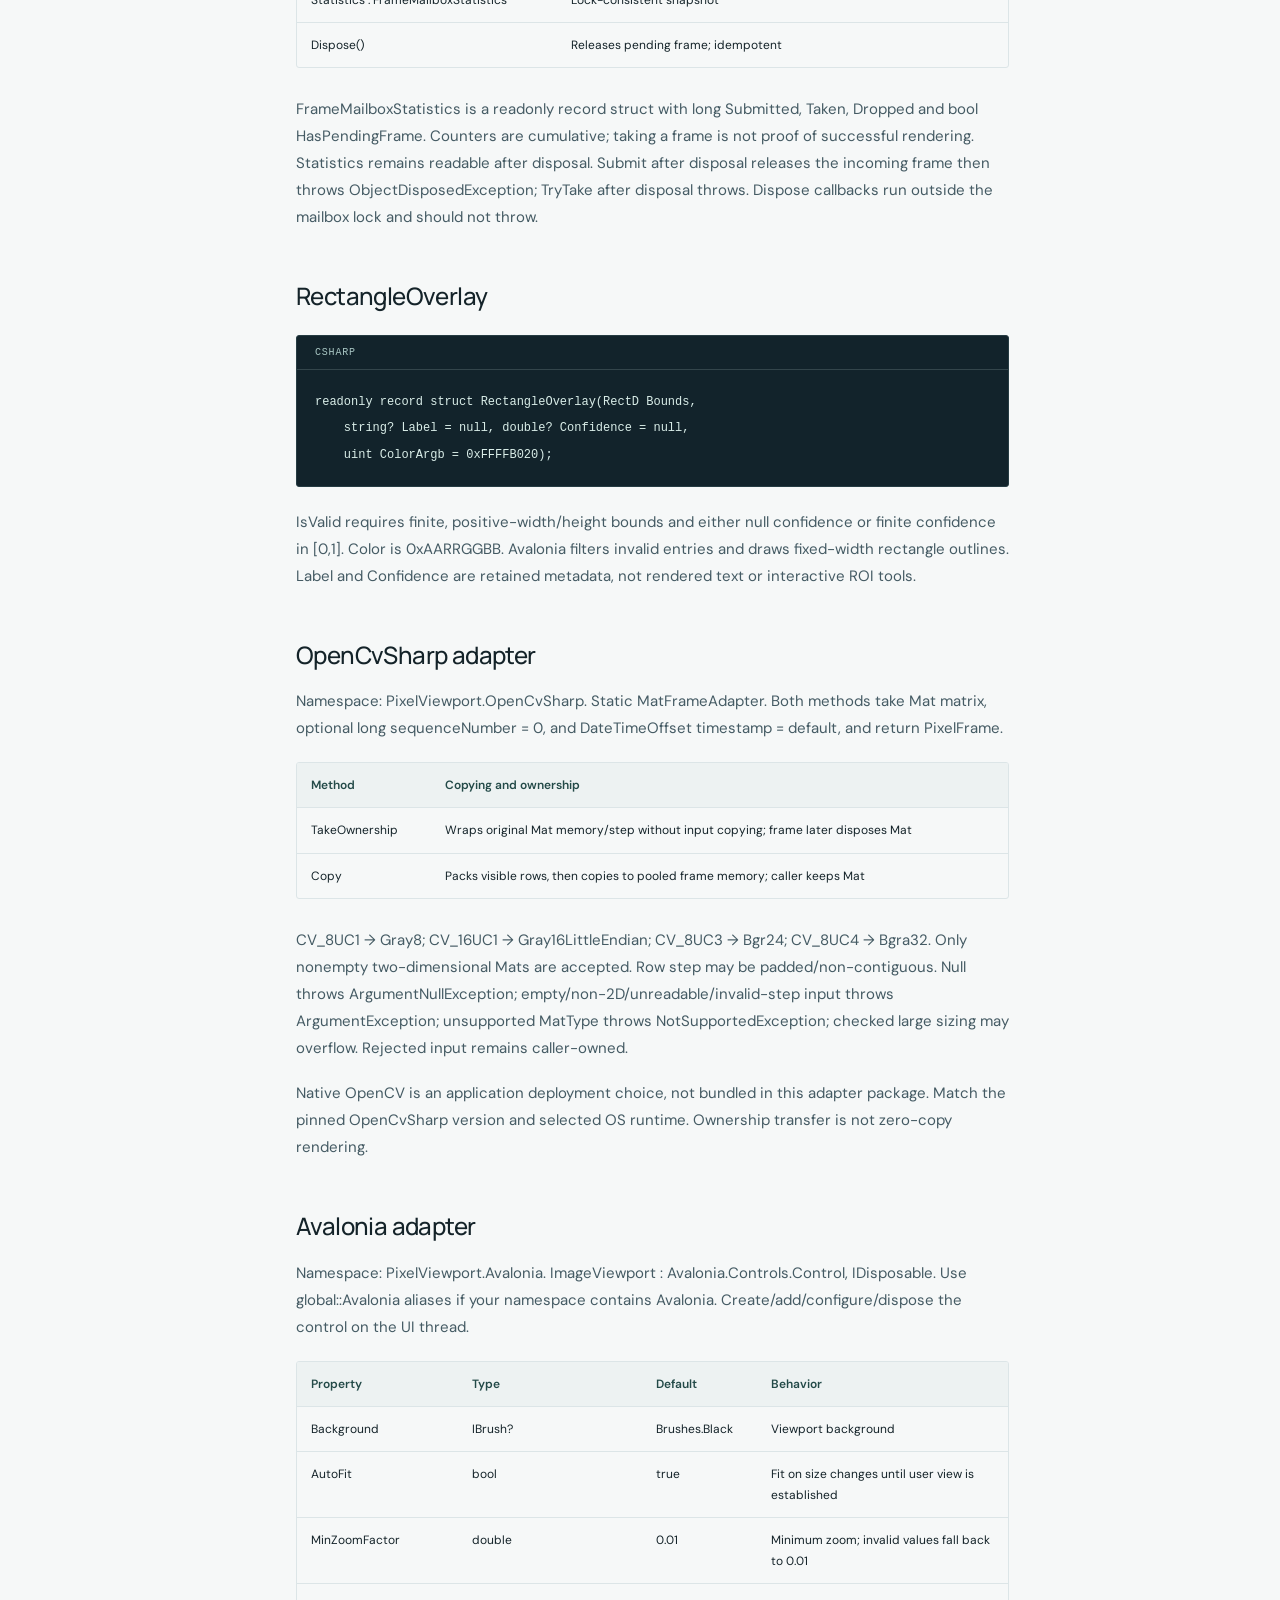
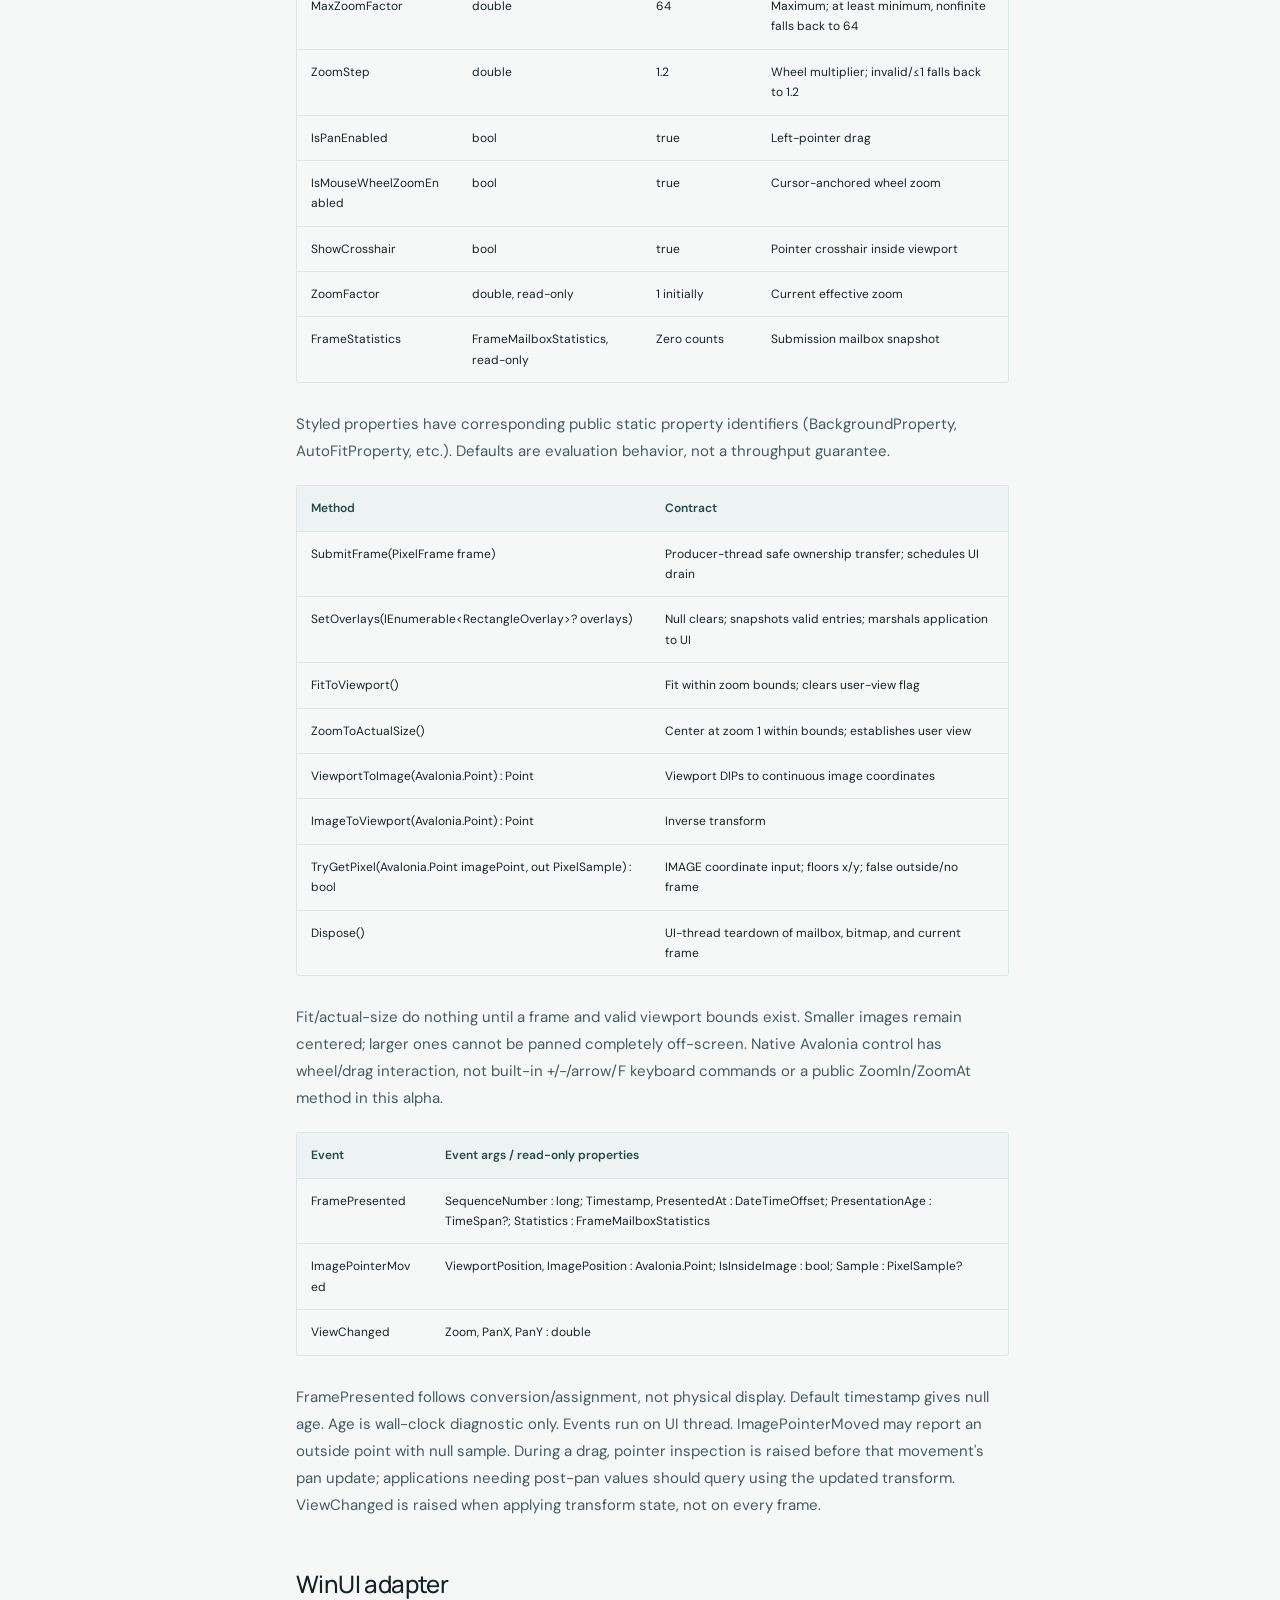
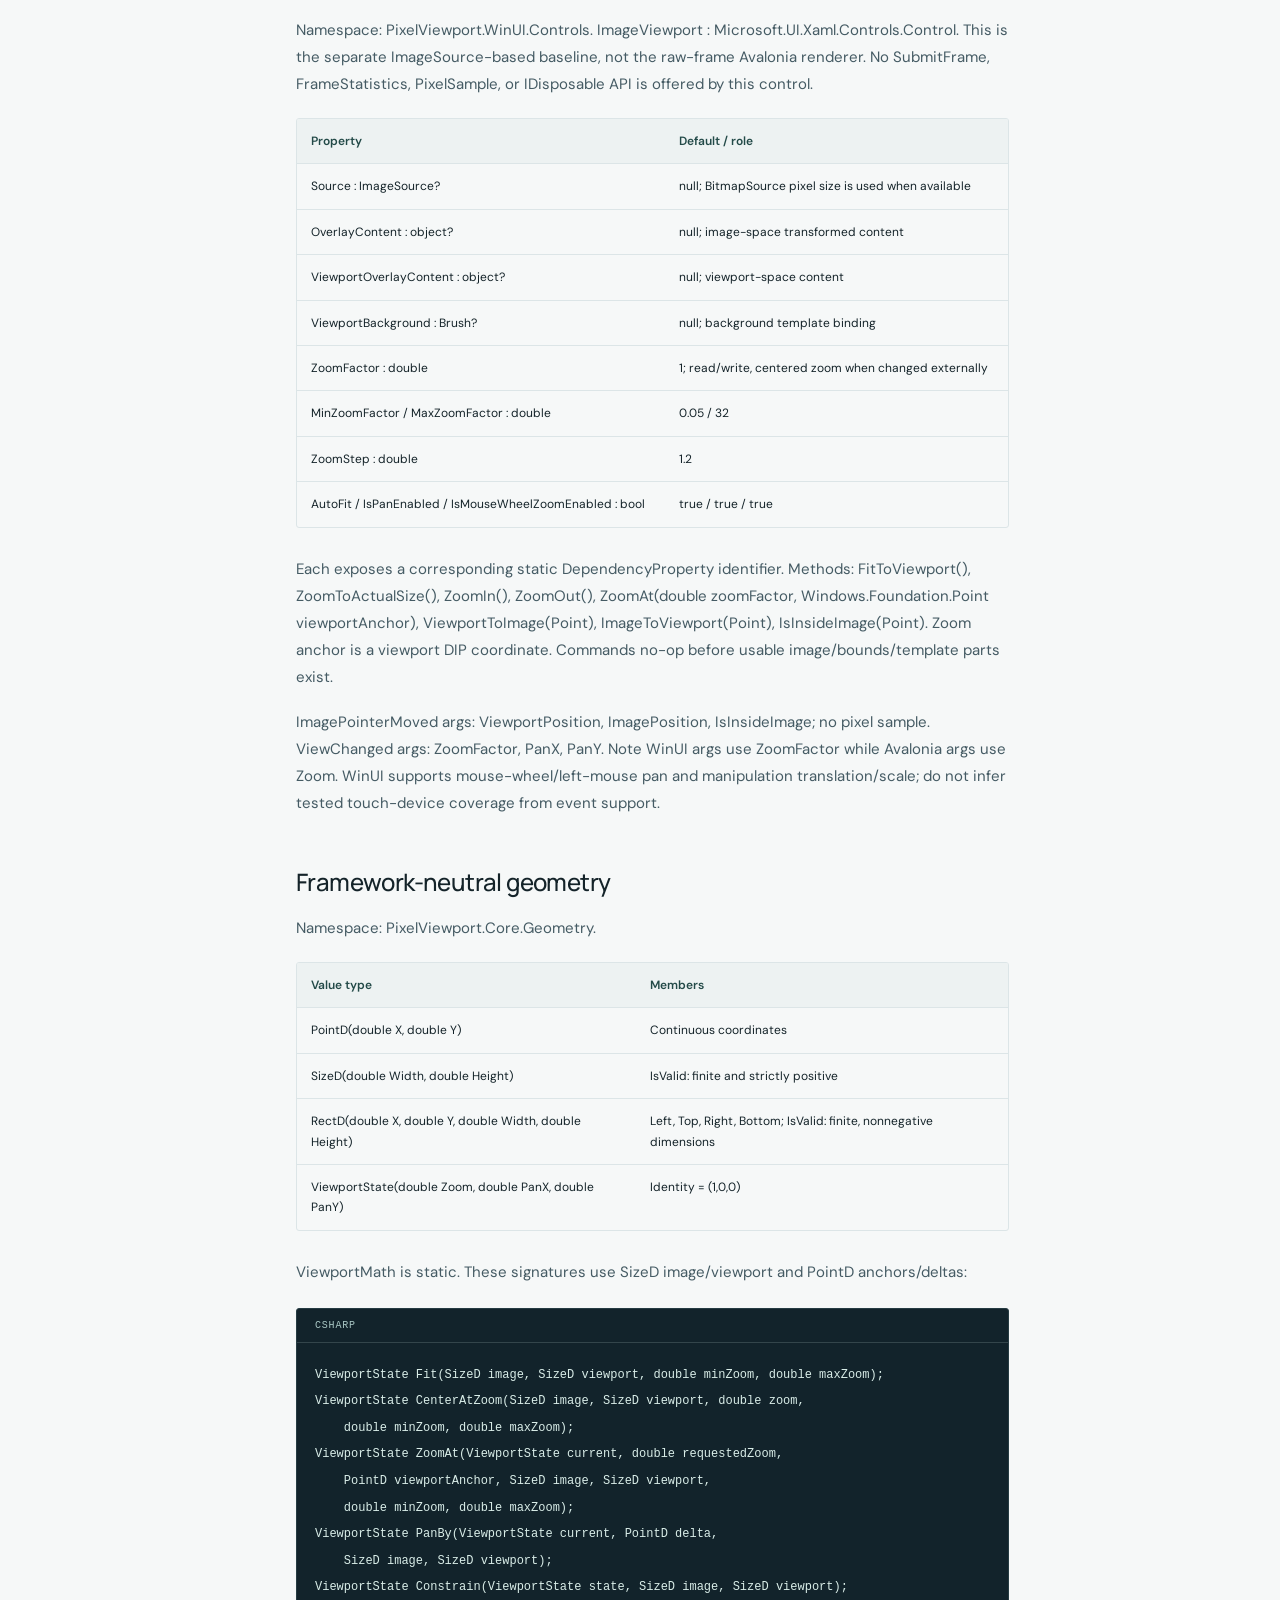
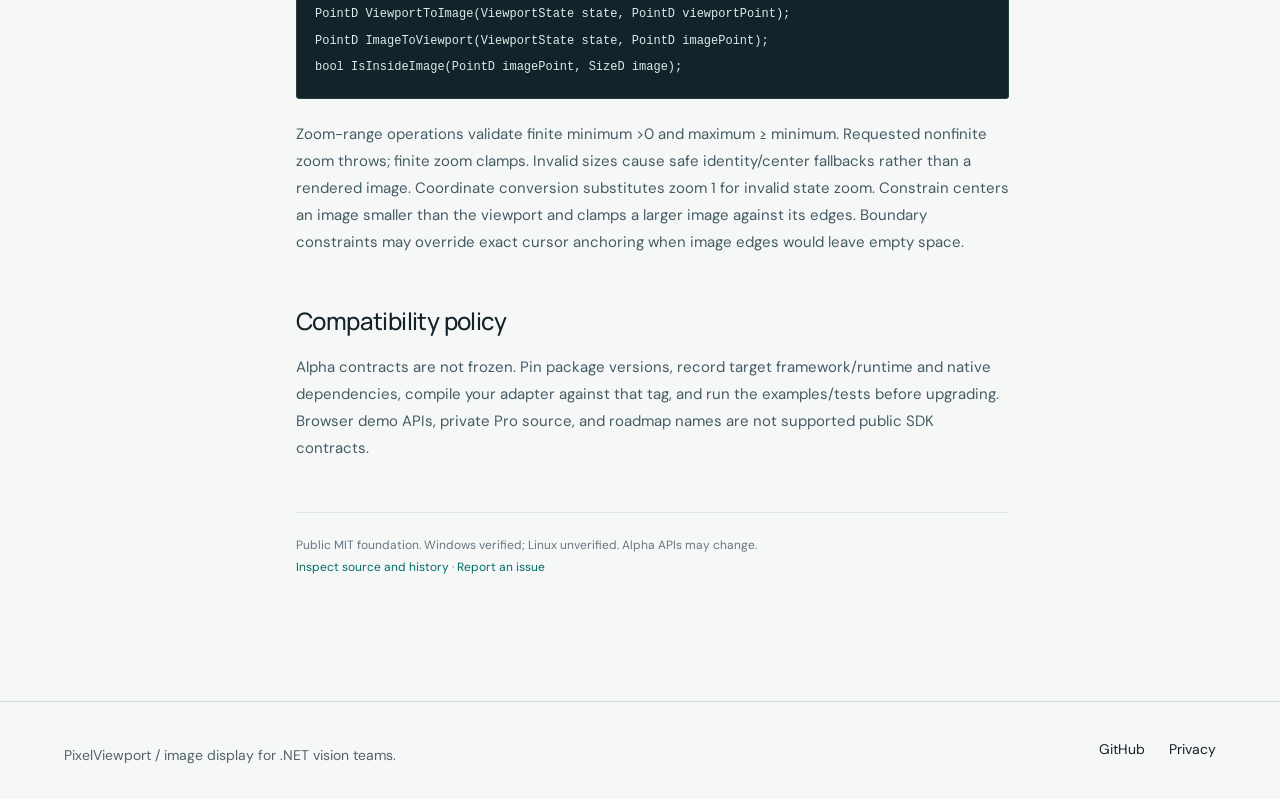
<file: site/api.html>
<!doctype html>
<html lang="en"><head><meta charset="utf-8"><meta name="viewport" content="width=device-width, initial-scale=1"><title>API reference — PixelViewport documentation</title><meta name="description" content="PixelViewport Community SDK: API reference. Versioned contracts, compiled examples, and explicit evaluation boundaries."><link rel="canonical" href="https://pixelviewport-vision.glassyloach1.chatgpt.site/api.html"><link rel="icon" href="favicon.svg"><link rel="stylesheet" href="styles.css"><link rel="stylesheet" href="docs.css"></head>
<body class="docs-body"><a class="skip" href="#doc-content">Skip to content</a><header class="header wrap"><a class="brand" href="index.html"><img class="brand-mark" src="favicon.svg" alt="" width="30" height="30">PixelViewport<span class="brand-vision">VISION</span></a><nav aria-label="Main navigation"><a href="index.html#playground">Live demo</a><a href="docs.html">Docs</a><a class="nav-cta" href="demo.html">Windows download</a></nav></header>
<div class="doc-status wrap"><span>DEVELOPER REFERENCE / COMMUNITY ALPHA</span><a href="llms-full.txt">Plain-text AI context ↗</a></div>
<div class="doc-layout wrap"><aside class="doc-nav"><details open><summary>Documentation</summary><nav aria-label="Documentation"><a href="docs.html">Overview</a><a href="demo.html">Windows demo</a><a href="quickstart.html">Quickstart</a><a href="api.html" aria-current="page">API reference</a><a href="ownership.html">Ownership &amp; threading</a><a href="recipes.html">Compiled recipes</a><a href="ai-integration.html">AI integration</a><a href="troubleshooting.html">Troubleshooting</a><a href="performance-guide.html">Performance</a><a href="dependencies.html">Dependencies &amp; licenses</a></nav></details><div class="doc-source"><span>SOURCE OF TRUTH</span><a href="https://github.com/TheEdster3/PixelViewport/blob/main/docs/api.md">View this document on GitHub ↗</a><a href="sdk-manifest.json">Structured SDK manifest ↗</a></div></aside><main id="doc-content" class="doc-content"><h1 id="public-api-reference">Public API reference</h1>
<p>Community alpha / .NET 8. This reference covers the application-facing APIs implemented in the public source. Framework property identifiers and generated record equality members follow their framework/C# conventions. The source and compiled examples take precedence over roadmap descriptions.</p>
<h2 id="pixel-formats">Pixel formats</h2>
<p>Namespace: PixelViewport.Imaging. ImagePixelFormat describes byte layout, not compression or a file extension.</p>
<div class="doc-table" tabindex="0" role="region" aria-label="Reference table"><table><thead><tr><th scope="col">Enum value</th><th scope="col">Bytes/pixel</th><th scope="col">Visible byte order</th><th scope="col">Inspection range</th></tr></thead><tbody><tr><td>Gray8</td><td>1</td><td>intensity</td><td>0–255</td></tr><tr><td>Gray16LittleEndian</td><td>2</td><td>low byte, high byte</td><td>0–65535</td></tr><tr><td>Rgb24</td><td>3</td><td>R, G, B</td><td>0–255 per channel</td></tr><tr><td>Bgr24</td><td>3</td><td>B, G, R</td><td>0–255 per channel</td></tr><tr><td>Rgba32</td><td>4</td><td>R, G, B, A</td><td>0–255 per channel</td></tr><tr><td>Bgra32</td><td>4</td><td>B, G, R, A</td><td>0–255 per channel</td></tr></tbody></table></div>
<p>ImagePixelFormatExtensions.GetBytesPerPixel(format) returns 1/2/3/4. GetMinimumStride(format, width) returns checked width × bytes-per-pixel. Unknown formats or nonpositive width throw ArgumentOutOfRangeException; overflow throws OverflowException.</p>
<h2 id="pixelframe">PixelFrame</h2>
<p>Namespace: PixelViewport.Imaging. Sealed IDisposable lease over one uncompressed frame. No public constructor; use a factory.</p>
<div class="doc-code"><span>csharp</span><pre><code>PixelFrame Wrap(ReadOnlyMemory&lt;byte&gt; pixels, int width, int height,
    int stride, ImagePixelFormat format, long sequenceNumber = 0,
    DateTimeOffset timestamp = default, IDisposable? lifetime = null);

PixelFrame WrapUnmanaged(nint address, int bufferLength, int width,
    int height, int stride, ImagePixelFormat format,
    long sequenceNumber = 0, DateTimeOffset timestamp = default,
    IDisposable? lifetime = null);

PixelFrame CopyFrom(ReadOnlySpan&lt;byte&gt; pixels, int width, int height,
    int stride, ImagePixelFormat format, long sequenceNumber = 0,
    DateTimeOffset timestamp = default);</code></pre></div>
<p>These are static factories. Wrap does not copy; its optional lifetime is released when the returned frame is disposed. WrapUnmanaged does not verify the native allocation's accessibility and does not free it without an appropriate lifetime. CopyFrom copies the required readable region into owned pooled memory.</p>
<div class="doc-table" tabindex="0" role="region" aria-label="Reference table"><table><thead><tr><th scope="col">Read-only property</th><th scope="col">Meaning</th></tr></thead><tbody><tr><td>Width, Height : int</td><td>Positive image dimensions</td></tr><tr><td>Stride : int</td><td>Positive source bytes per row, including padding</td></tr><tr><td>BufferLength : int</td><td>Declared readable byte count</td></tr><tr><td>Format : ImagePixelFormat</td><td>Input byte layout</td></tr><tr><td>SequenceNumber : long</td><td>Caller-supplied identifier; default 0, no monotonic enforcement</td></tr><tr><td>Timestamp : DateTimeOffset</td><td>Caller timestamp; default means no presentation-age diagnostic</td></tr><tr><td>HasManagedPixels, HasUnmanagedPixels : bool</td><td>Which backing representation is present</td></tr><tr><td>ManagedPixels : ReadOnlyMemory&lt;byte&gt;</td><td>Leased managed bytes; rejects native-backed/disposed frames</td></tr></tbody></table></div>
<p>Methods: GetPixel(int x, int y) returns PixelSample for an in-bounds integer pixel; CopyRowTo(int row, Span&lt;byte&gt; destination) copies only visible bytes, not padding; DangerousGetAddress() returns the leased native address; Dispose() releases the lifetime exactly once.</p>
<p>Validation: dimensions positive; stride ≥ minimum stride; enough bytes for (height − 1) × stride + minimum stride; nonempty managed memory/nonzero pointer. Bad dimensions/stride/length/indexes throw ArgumentOutOfRangeException; empty memory/null pointer and insufficient copy spans throw ArgumentException. Wrong backing access throws InvalidOperationException; post-disposal byte access throws ObjectDisposedException. Checked sizing can throw OverflowException. Factory rejection does not dispose a caller-supplied lifetime.</p>
<h2 id="pixelsample-and-converter">PixelSample and converter</h2>
<div class="doc-code"><span>csharp</span><pre><code>readonly record struct PixelSample(ushort Red, ushort Green,
    ushort Blue, ushort Alpha, ushort Intensity, int BitsPerChannel);</code></pre></div>
<p>MaximumChannelValue is 65535 for 16-bit samples, otherwise 255. NormalizedIntensity is Intensity / MaximumChannelValue. Gray16 has raw channels/intensity and alpha 65535. Eight-bit grayscale/color has eight-bit channels and alpha 255 unless supplied explicitly. The property is BitsPerChannel, not BitDepth.</p>
<p>PixelFrameConverter.CopyToBgra32(PixelFrame source, Span&lt;byte&gt; destination, int destinationStride) writes straight-alpha BGRA32. Destination stride must be ≥ source.Width × 4 and the span must contain the last visible row. Padding is left untouched. Gray16 uses its high byte; no window/level or LUT is applied. The caller owns both destination and source lifetime during conversion. The converter does not dispose the source.</p>
<h2 id="latestframemailbox">LatestFrameMailbox</h2>
<p>Namespace: PixelViewport.Imaging. Sealed IDisposable, lock-protected, single pending slot.</p>
<div class="doc-table" tabindex="0" role="region" aria-label="Reference table"><table><thead><tr><th scope="col">Member</th><th scope="col">Contract</th></tr></thead><tbody><tr><td>Submit(PixelFrame frame)</td><td>Transfers ownership; replaces and disposes previous pending frame</td></tr><tr><td>TryTake(out PixelFrame? frame) : bool</td><td>True transfers newest pending frame to caller; false returns null</td></tr><tr><td>Statistics : FrameMailboxStatistics</td><td>Lock-consistent snapshot</td></tr><tr><td>Dispose()</td><td>Releases pending frame; idempotent</td></tr></tbody></table></div>
<p>FrameMailboxStatistics is a readonly record struct with long Submitted, Taken, Dropped and bool HasPendingFrame. Counters are cumulative; taking a frame is not proof of successful rendering. Statistics remains readable after disposal. Submit after disposal releases the incoming frame then throws ObjectDisposedException; TryTake after disposal throws. Dispose callbacks run outside the mailbox lock and should not throw.</p>
<h2 id="rectangleoverlay">RectangleOverlay</h2>
<div class="doc-code"><span>csharp</span><pre><code>readonly record struct RectangleOverlay(RectD Bounds,
    string? Label = null, double? Confidence = null,
    uint ColorArgb = 0xFFFFB020);</code></pre></div>
<p>IsValid requires finite, positive-width/height bounds and either null confidence or finite confidence in [0,1]. Color is 0xAARRGGBB. Avalonia filters invalid entries and draws fixed-width rectangle outlines. Label and Confidence are retained metadata, not rendered text or interactive ROI tools.</p>
<h2 id="opencvsharp-adapter">OpenCvSharp adapter</h2>
<p>Namespace: PixelViewport.OpenCvSharp. Static MatFrameAdapter. Both methods take Mat matrix, optional long sequenceNumber = 0, and DateTimeOffset timestamp = default, and return PixelFrame.</p>
<div class="doc-table" tabindex="0" role="region" aria-label="Reference table"><table><thead><tr><th scope="col">Method</th><th scope="col">Copying and ownership</th></tr></thead><tbody><tr><td>TakeOwnership</td><td>Wraps original Mat memory/step without input copying; frame later disposes Mat</td></tr><tr><td>Copy</td><td>Packs visible rows, then copies to pooled frame memory; caller keeps Mat</td></tr></tbody></table></div>
<p>CV_8UC1 → Gray8; CV_16UC1 → Gray16LittleEndian; CV_8UC3 → Bgr24; CV_8UC4 → Bgra32. Only nonempty two-dimensional Mats are accepted. Row step may be padded/non-contiguous. Null throws ArgumentNullException; empty/non-2D/unreadable/invalid-step input throws ArgumentException; unsupported MatType throws NotSupportedException; checked large sizing may overflow. Rejected input remains caller-owned.</p>
<p>Native OpenCV is an application deployment choice, not bundled in this adapter package. Match the pinned OpenCvSharp version and selected OS runtime. Ownership transfer is not zero-copy rendering.</p>
<h2 id="avalonia-adapter">Avalonia adapter</h2>
<p>Namespace: PixelViewport.Avalonia. ImageViewport : Avalonia.Controls.Control, IDisposable. Use global::Avalonia aliases if your namespace contains Avalonia. Create/add/configure/dispose the control on the UI thread.</p>
<div class="doc-table" tabindex="0" role="region" aria-label="Reference table"><table><thead><tr><th scope="col">Property</th><th scope="col">Type</th><th scope="col">Default</th><th scope="col">Behavior</th></tr></thead><tbody><tr><td>Background</td><td>IBrush?</td><td>Brushes.Black</td><td>Viewport background</td></tr><tr><td>AutoFit</td><td>bool</td><td>true</td><td>Fit on size changes until user view is established</td></tr><tr><td>MinZoomFactor</td><td>double</td><td>0.01</td><td>Minimum zoom; invalid values fall back to 0.01</td></tr><tr><td>MaxZoomFactor</td><td>double</td><td>64</td><td>Maximum; at least minimum, nonfinite falls back to 64</td></tr><tr><td>ZoomStep</td><td>double</td><td>1.2</td><td>Wheel multiplier; invalid/≤1 falls back to 1.2</td></tr><tr><td>IsPanEnabled</td><td>bool</td><td>true</td><td>Left-pointer drag</td></tr><tr><td>IsMouseWheelZoomEnabled</td><td>bool</td><td>true</td><td>Cursor-anchored wheel zoom</td></tr><tr><td>ShowCrosshair</td><td>bool</td><td>true</td><td>Pointer crosshair inside viewport</td></tr><tr><td>ZoomFactor</td><td>double, read-only</td><td>1 initially</td><td>Current effective zoom</td></tr><tr><td>FrameStatistics</td><td>FrameMailboxStatistics, read-only</td><td>Zero counts</td><td>Submission mailbox snapshot</td></tr></tbody></table></div>
<p>Styled properties have corresponding public static property identifiers (BackgroundProperty, AutoFitProperty, etc.). Defaults are evaluation behavior, not a throughput guarantee.</p>
<div class="doc-table" tabindex="0" role="region" aria-label="Reference table"><table><thead><tr><th scope="col">Method</th><th scope="col">Contract</th></tr></thead><tbody><tr><td>SubmitFrame(PixelFrame frame)</td><td>Producer-thread safe ownership transfer; schedules UI drain</td></tr><tr><td>SetOverlays(IEnumerable&lt;RectangleOverlay&gt;? overlays)</td><td>Null clears; snapshots valid entries; marshals application to UI</td></tr><tr><td>FitToViewport()</td><td>Fit within zoom bounds; clears user-view flag</td></tr><tr><td>ZoomToActualSize()</td><td>Center at zoom 1 within bounds; establishes user view</td></tr><tr><td>ViewportToImage(Avalonia.Point) : Point</td><td>Viewport DIPs to continuous image coordinates</td></tr><tr><td>ImageToViewport(Avalonia.Point) : Point</td><td>Inverse transform</td></tr><tr><td>TryGetPixel(Avalonia.Point imagePoint, out PixelSample) : bool</td><td>IMAGE coordinate input; floors x/y; false outside/no frame</td></tr><tr><td>Dispose()</td><td>UI-thread teardown of mailbox, bitmap, and current frame</td></tr></tbody></table></div>
<p>Fit/actual-size do nothing until a frame and valid viewport bounds exist. Smaller images remain centered; larger ones cannot be panned completely off-screen. Native Avalonia control has wheel/drag interaction, not built-in +/-/arrow/F keyboard commands or a public ZoomIn/ZoomAt method in this alpha.</p>
<div class="doc-table" tabindex="0" role="region" aria-label="Reference table"><table><thead><tr><th scope="col">Event</th><th scope="col">Event args / read-only properties</th></tr></thead><tbody><tr><td>FramePresented</td><td>SequenceNumber : long; Timestamp, PresentedAt : DateTimeOffset; PresentationAge : TimeSpan?; Statistics : FrameMailboxStatistics</td></tr><tr><td>ImagePointerMoved</td><td>ViewportPosition, ImagePosition : Avalonia.Point; IsInsideImage : bool; Sample : PixelSample?</td></tr><tr><td>ViewChanged</td><td>Zoom, PanX, PanY : double</td></tr></tbody></table></div>
<p>FramePresented follows conversion/assignment, not physical display. Default timestamp gives null age. Age is wall-clock diagnostic only. Events run on UI thread. ImagePointerMoved may report an outside point with null sample. During a drag, pointer inspection is raised before that movement's pan update; applications needing post-pan values should query using the updated transform. ViewChanged is raised when applying transform state, not on every frame.</p>
<h2 id="winui-adapter">WinUI adapter</h2>
<p>Namespace: PixelViewport.WinUI.Controls. ImageViewport : Microsoft.UI.Xaml.Controls.Control. This is the separate ImageSource-based baseline, not the raw-frame Avalonia renderer. No SubmitFrame, FrameStatistics, PixelSample, or IDisposable API is offered by this control.</p>
<div class="doc-table" tabindex="0" role="region" aria-label="Reference table"><table><thead><tr><th scope="col">Property</th><th scope="col">Default / role</th></tr></thead><tbody><tr><td>Source : ImageSource?</td><td>null; BitmapSource pixel size is used when available</td></tr><tr><td>OverlayContent : object?</td><td>null; image-space transformed content</td></tr><tr><td>ViewportOverlayContent : object?</td><td>null; viewport-space content</td></tr><tr><td>ViewportBackground : Brush?</td><td>null; background template binding</td></tr><tr><td>ZoomFactor : double</td><td>1; read/write, centered zoom when changed externally</td></tr><tr><td>MinZoomFactor / MaxZoomFactor : double</td><td>0.05 / 32</td></tr><tr><td>ZoomStep : double</td><td>1.2</td></tr><tr><td>AutoFit / IsPanEnabled / IsMouseWheelZoomEnabled : bool</td><td>true / true / true</td></tr></tbody></table></div>
<p>Each exposes a corresponding static DependencyProperty identifier. Methods: FitToViewport(), ZoomToActualSize(), ZoomIn(), ZoomOut(), ZoomAt(double zoomFactor, Windows.Foundation.Point viewportAnchor), ViewportToImage(Point), ImageToViewport(Point), IsInsideImage(Point). Zoom anchor is a viewport DIP coordinate. Commands no-op before usable image/bounds/template parts exist.</p>
<p>ImagePointerMoved args: ViewportPosition, ImagePosition, IsInsideImage; no pixel sample. ViewChanged args: ZoomFactor, PanX, PanY. Note WinUI args use ZoomFactor while Avalonia args use Zoom. WinUI supports mouse-wheel/left-mouse pan and manipulation translation/scale; do not infer tested touch-device coverage from event support.</p>
<h2 id="framework-neutral-geometry">Framework-neutral geometry</h2>
<p>Namespace: PixelViewport.Core.Geometry.</p>
<div class="doc-table" tabindex="0" role="region" aria-label="Reference table"><table><thead><tr><th scope="col">Value type</th><th scope="col">Members</th></tr></thead><tbody><tr><td>PointD(double X, double Y)</td><td>Continuous coordinates</td></tr><tr><td>SizeD(double Width, double Height)</td><td>IsValid: finite and strictly positive</td></tr><tr><td>RectD(double X, double Y, double Width, double Height)</td><td>Left, Top, Right, Bottom; IsValid: finite, nonnegative dimensions</td></tr><tr><td>ViewportState(double Zoom, double PanX, double PanY)</td><td>Identity = (1,0,0)</td></tr></tbody></table></div>
<p>ViewportMath is static. These signatures use SizeD image/viewport and PointD anchors/deltas:</p>
<div class="doc-code"><span>csharp</span><pre><code>ViewportState Fit(SizeD image, SizeD viewport, double minZoom, double maxZoom);
ViewportState CenterAtZoom(SizeD image, SizeD viewport, double zoom,
    double minZoom, double maxZoom);
ViewportState ZoomAt(ViewportState current, double requestedZoom,
    PointD viewportAnchor, SizeD image, SizeD viewport,
    double minZoom, double maxZoom);
ViewportState PanBy(ViewportState current, PointD delta,
    SizeD image, SizeD viewport);
ViewportState Constrain(ViewportState state, SizeD image, SizeD viewport);
PointD ViewportToImage(ViewportState state, PointD viewportPoint);
PointD ImageToViewport(ViewportState state, PointD imagePoint);
bool IsInsideImage(PointD imagePoint, SizeD image);</code></pre></div>
<p>Zoom-range operations validate finite minimum &gt;0 and maximum ≥ minimum. Requested nonfinite zoom throws; finite zoom clamps. Invalid sizes cause safe identity/center fallbacks rather than a rendered image. Coordinate conversion substitutes zoom 1 for invalid state zoom. Constrain centers an image smaller than the viewport and clamps a larger image against its edges. Boundary constraints may override exact cursor anchoring when image edges would leave empty space.</p>
<h2 id="compatibility-policy">Compatibility policy</h2>
<p>Alpha contracts are not frozen. Pin package versions, record target framework/runtime and native dependencies, compile your adapter against that tag, and run the examples/tests before upgrading. Browser demo APIs, private Pro source, and roadmap names are not supported public SDK contracts.</p><div class="doc-end">Public MIT foundation. Windows verified; Linux unverified. Alpha APIs may change.<br><a href="https://github.com/TheEdster3/PixelViewport/blob/main/docs/api.md">Inspect source and history</a> · <a href="https://github.com/TheEdster3/PixelViewport/issues/new?template=bug.yml">Report an issue</a></div></main><aside class="doc-toc"><span>ON THIS PAGE</span><nav aria-label="On this page"><a href="#pixel-formats">Pixel formats</a><a href="#pixelframe">PixelFrame</a><a href="#pixelsample-and-converter">PixelSample and converter</a><a href="#latestframemailbox">LatestFrameMailbox</a><a href="#rectangleoverlay">RectangleOverlay</a><a href="#opencvsharp-adapter">OpenCvSharp adapter</a><a href="#avalonia-adapter">Avalonia adapter</a><a href="#winui-adapter">WinUI adapter</a><a href="#framework-neutral-geometry">Framework-neutral geometry</a><a href="#compatibility-policy">Compatibility policy</a></nav></aside></div>
<footer class="footer wrap"><p>PixelViewport / image display for .NET vision teams.</p><div class="footer-links"><a href="https://github.com/TheEdster3/PixelViewport">GitHub</a><a href="privacy.html">Privacy</a></div></footer></body></html>
</file>
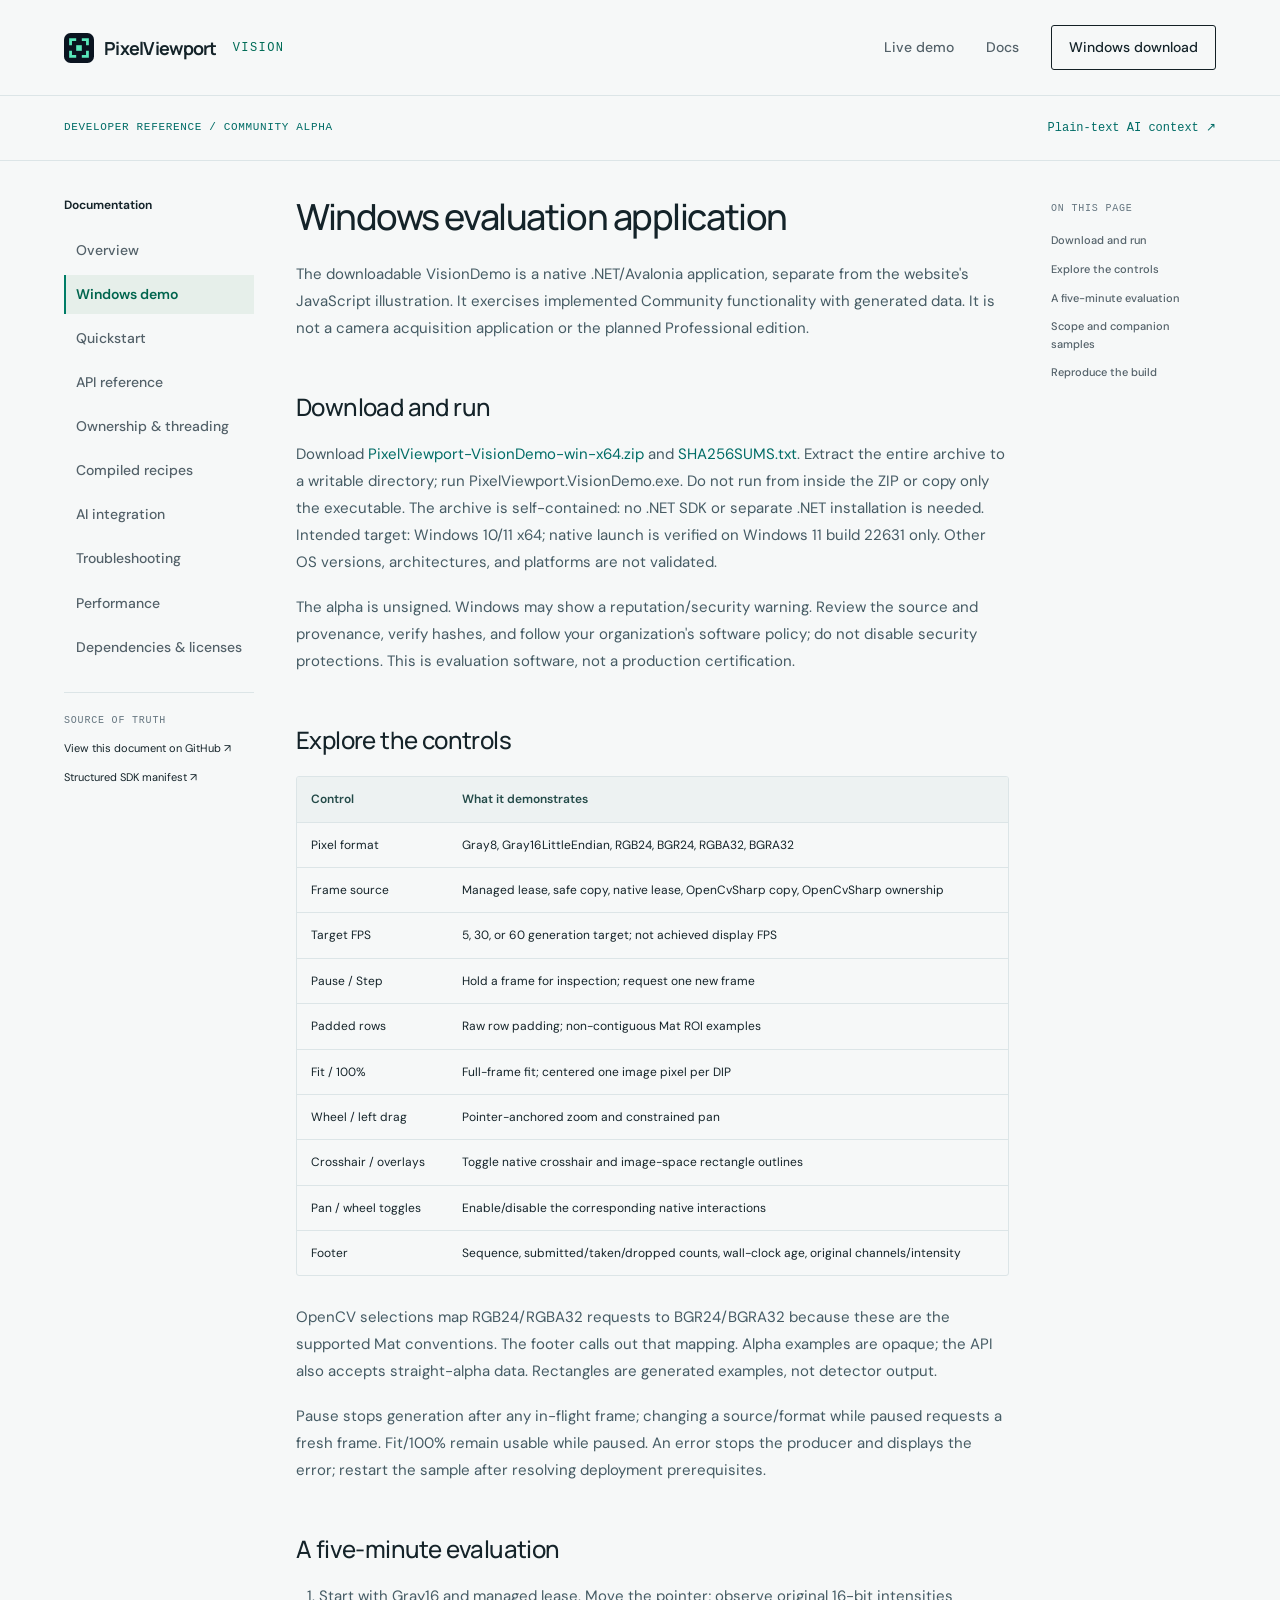
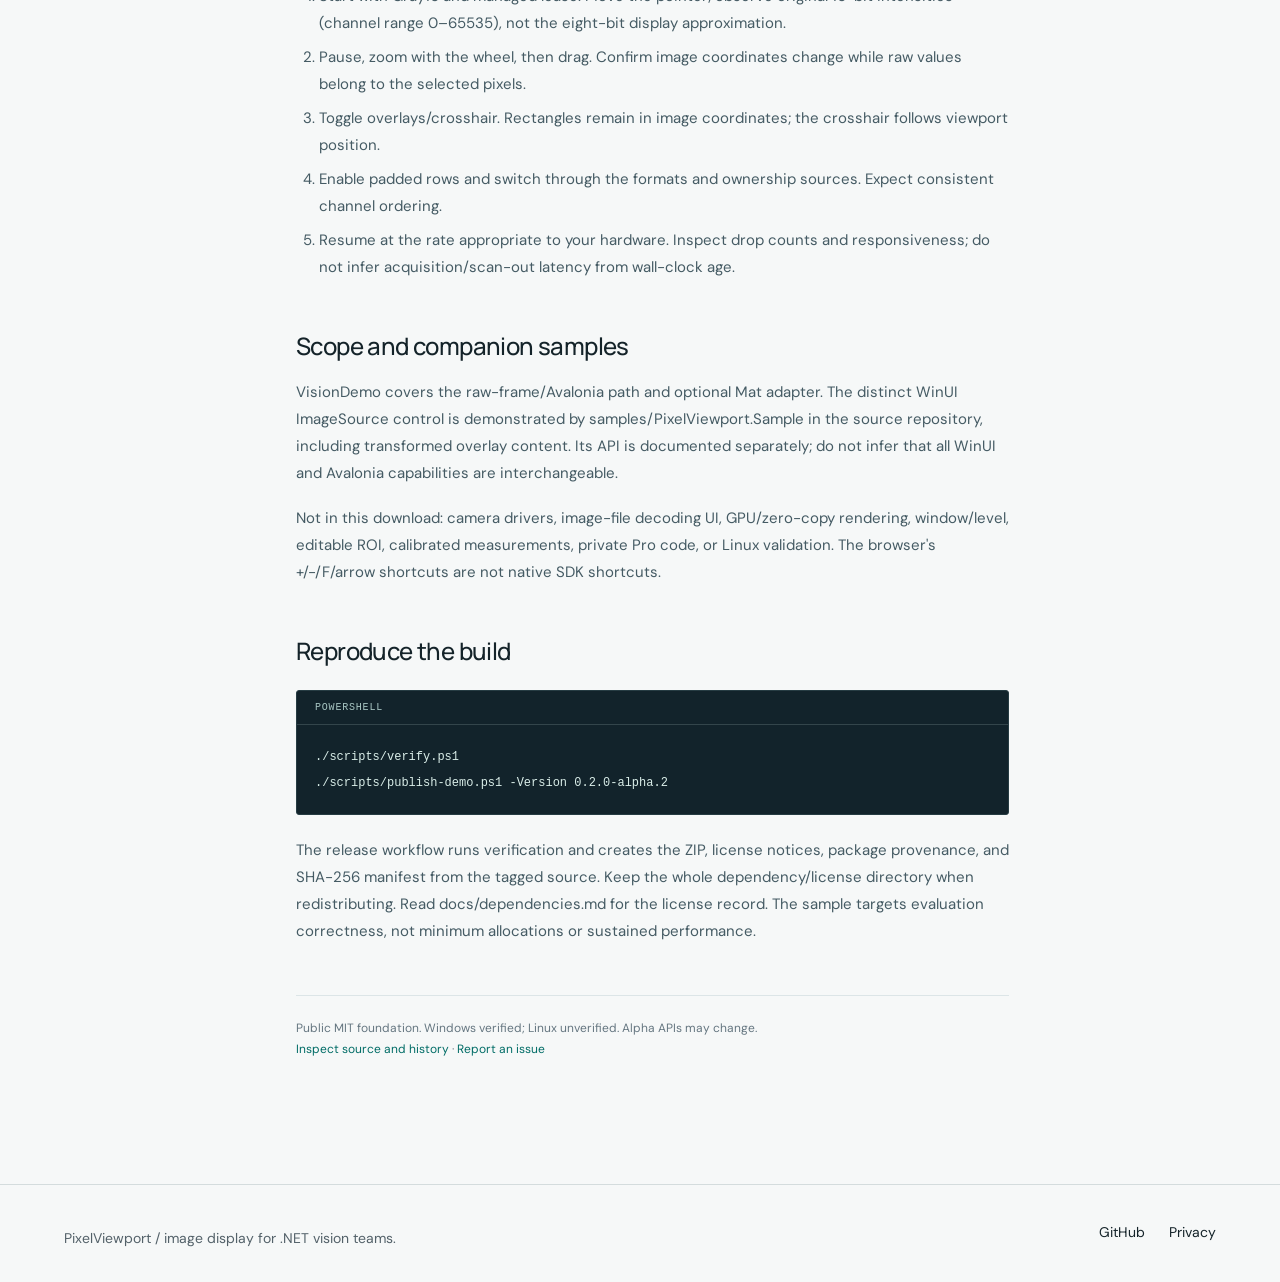
<file: site/demo.html>
<!doctype html>
<html lang="en"><head><meta charset="utf-8"><meta name="viewport" content="width=device-width, initial-scale=1"><title>Windows demo — PixelViewport documentation</title><meta name="description" content="PixelViewport Community SDK: Windows demo. Versioned contracts, compiled examples, and explicit evaluation boundaries."><link rel="canonical" href="https://pixelviewport-vision.glassyloach1.chatgpt.site/demo.html"><link rel="icon" href="favicon.svg"><link rel="stylesheet" href="styles.css"><link rel="stylesheet" href="docs.css"></head>
<body class="docs-body"><a class="skip" href="#doc-content">Skip to content</a><header class="header wrap"><a class="brand" href="index.html"><img class="brand-mark" src="favicon.svg" alt="" width="30" height="30">PixelViewport<span class="brand-vision">VISION</span></a><nav aria-label="Main navigation"><a href="index.html#playground">Live demo</a><a href="docs.html">Docs</a><a class="nav-cta" href="demo.html">Windows download</a></nav></header>
<div class="doc-status wrap"><span>DEVELOPER REFERENCE / COMMUNITY ALPHA</span><a href="llms-full.txt">Plain-text AI context ↗</a></div>
<div class="doc-layout wrap"><aside class="doc-nav"><details open><summary>Documentation</summary><nav aria-label="Documentation"><a href="docs.html">Overview</a><a href="demo.html" aria-current="page">Windows demo</a><a href="quickstart.html">Quickstart</a><a href="api.html">API reference</a><a href="ownership.html">Ownership &amp; threading</a><a href="recipes.html">Compiled recipes</a><a href="ai-integration.html">AI integration</a><a href="troubleshooting.html">Troubleshooting</a><a href="performance-guide.html">Performance</a><a href="dependencies.html">Dependencies &amp; licenses</a></nav></details><div class="doc-source"><span>SOURCE OF TRUTH</span><a href="https://github.com/TheEdster3/PixelViewport/blob/main/docs/demo.md">View this document on GitHub ↗</a><a href="sdk-manifest.json">Structured SDK manifest ↗</a></div></aside><main id="doc-content" class="doc-content"><h1 id="windows-evaluation-application">Windows evaluation application</h1>
<p>The downloadable VisionDemo is a native .NET/Avalonia application, separate from the website's JavaScript illustration. It exercises implemented Community functionality with generated data. It is not a camera acquisition application or the planned Professional edition.</p>
<h2 id="download-and-run">Download and run</h2>
<p>Download <a href="https://github.com/TheEdster3/PixelViewport/releases/download/v0.2.0-alpha.2/PixelViewport-VisionDemo-win-x64.zip">PixelViewport-VisionDemo-win-x64.zip</a> and <a href="https://github.com/TheEdster3/PixelViewport/releases/download/v0.2.0-alpha.2/SHA256SUMS.txt">SHA256SUMS.txt</a>. Extract the entire archive to a writable directory; run PixelViewport.VisionDemo.exe. Do not run from inside the ZIP or copy only the executable. The archive is self-contained: no .NET SDK or separate .NET installation is needed. Intended target: Windows 10/11 x64; native launch is verified on Windows 11 build 22631 only. Other OS versions, architectures, and platforms are not validated.</p>
<p>The alpha is unsigned. Windows may show a reputation/security warning. Review the source and provenance, verify hashes, and follow your organization's software policy; do not disable security protections. This is evaluation software, not a production certification.</p>
<h2 id="explore-the-controls">Explore the controls</h2>
<div class="doc-table" tabindex="0" role="region" aria-label="Reference table"><table><thead><tr><th scope="col">Control</th><th scope="col">What it demonstrates</th></tr></thead><tbody><tr><td>Pixel format</td><td>Gray8, Gray16LittleEndian, RGB24, BGR24, RGBA32, BGRA32</td></tr><tr><td>Frame source</td><td>Managed lease, safe copy, native lease, OpenCvSharp copy, OpenCvSharp ownership</td></tr><tr><td>Target FPS</td><td>5, 30, or 60 generation target; not achieved display FPS</td></tr><tr><td>Pause / Step</td><td>Hold a frame for inspection; request one new frame</td></tr><tr><td>Padded rows</td><td>Raw row padding; non-contiguous Mat ROI examples</td></tr><tr><td>Fit / 100%</td><td>Full-frame fit; centered one image pixel per DIP</td></tr><tr><td>Wheel / left drag</td><td>Pointer-anchored zoom and constrained pan</td></tr><tr><td>Crosshair / overlays</td><td>Toggle native crosshair and image-space rectangle outlines</td></tr><tr><td>Pan / wheel toggles</td><td>Enable/disable the corresponding native interactions</td></tr><tr><td>Footer</td><td>Sequence, submitted/taken/dropped counts, wall-clock age, original channels/intensity</td></tr></tbody></table></div>
<p>OpenCV selections map RGB24/RGBA32 requests to BGR24/BGRA32 because these are the supported Mat conventions. The footer calls out that mapping. Alpha examples are opaque; the API also accepts straight-alpha data. Rectangles are generated examples, not detector output.</p>
<p>Pause stops generation after any in-flight frame; changing a source/format while paused requests a fresh frame. Fit/100% remain usable while paused. An error stops the producer and displays the error; restart the sample after resolving deployment prerequisites.</p>
<h2 id="a-five-minute-evaluation">A five-minute evaluation</h2>
<ol><li>Start with Gray16 and managed lease. Move the pointer; observe original 16-bit intensities (channel range 0–65535), not the eight-bit display approximation.</li><li>Pause, zoom with the wheel, then drag. Confirm image coordinates change while raw values belong to the selected pixels.</li><li>Toggle overlays/crosshair. Rectangles remain in image coordinates; the crosshair follows viewport position.</li><li>Enable padded rows and switch through the formats and ownership sources. Expect consistent channel ordering.</li><li>Resume at the rate appropriate to your hardware. Inspect drop counts and responsiveness; do not infer acquisition/scan-out latency from wall-clock age.</li></ol>
<h2 id="scope-and-companion-samples">Scope and companion samples</h2>
<p>VisionDemo covers the raw-frame/Avalonia path and optional Mat adapter. The distinct WinUI ImageSource control is demonstrated by samples/PixelViewport.Sample in the source repository, including transformed overlay content. Its API is documented separately; do not infer that all WinUI and Avalonia capabilities are interchangeable.</p>
<p>Not in this download: camera drivers, image-file decoding UI, GPU/zero-copy rendering, window/level, editable ROI, calibrated measurements, private Pro code, or Linux validation. The browser's +/-/F/arrow shortcuts are not native SDK shortcuts.</p>
<h2 id="reproduce-the-build">Reproduce the build</h2>
<div class="doc-code"><span>powershell</span><pre><code>./scripts/verify.ps1
./scripts/publish-demo.ps1 -Version 0.2.0-alpha.2</code></pre></div>
<p>The release workflow runs verification and creates the ZIP, license notices, package provenance, and SHA-256 manifest from the tagged source. Keep the whole dependency/license directory when redistributing. Read docs/dependencies.md for the license record. The sample targets evaluation correctness, not minimum allocations or sustained performance.</p><div class="doc-end">Public MIT foundation. Windows verified; Linux unverified. Alpha APIs may change.<br><a href="https://github.com/TheEdster3/PixelViewport/blob/main/docs/demo.md">Inspect source and history</a> · <a href="https://github.com/TheEdster3/PixelViewport/issues/new?template=bug.yml">Report an issue</a></div></main><aside class="doc-toc"><span>ON THIS PAGE</span><nav aria-label="On this page"><a href="#download-and-run">Download and run</a><a href="#explore-the-controls">Explore the controls</a><a href="#a-five-minute-evaluation">A five-minute evaluation</a><a href="#scope-and-companion-samples">Scope and companion samples</a><a href="#reproduce-the-build">Reproduce the build</a></nav></aside></div>
<footer class="footer wrap"><p>PixelViewport / image display for .NET vision teams.</p><div class="footer-links"><a href="https://github.com/TheEdster3/PixelViewport">GitHub</a><a href="privacy.html">Privacy</a></div></footer></body></html>
</file>
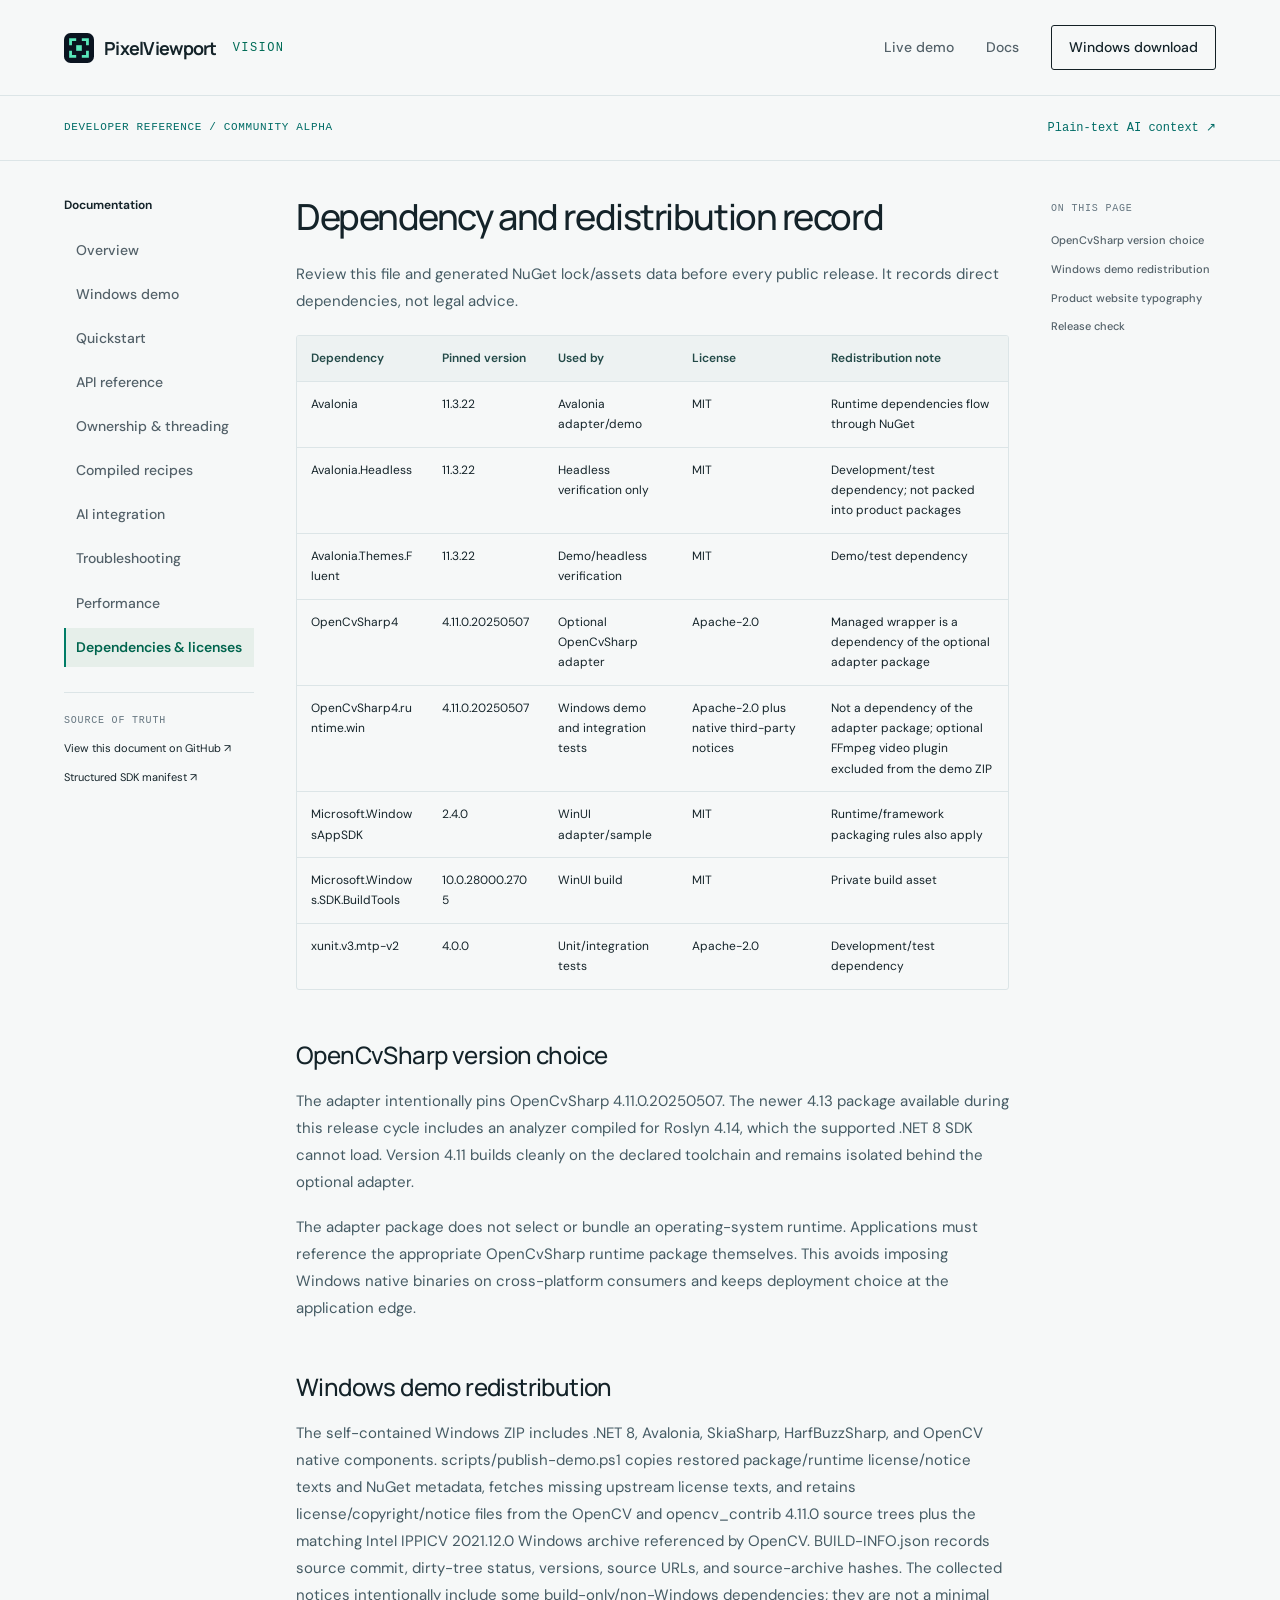
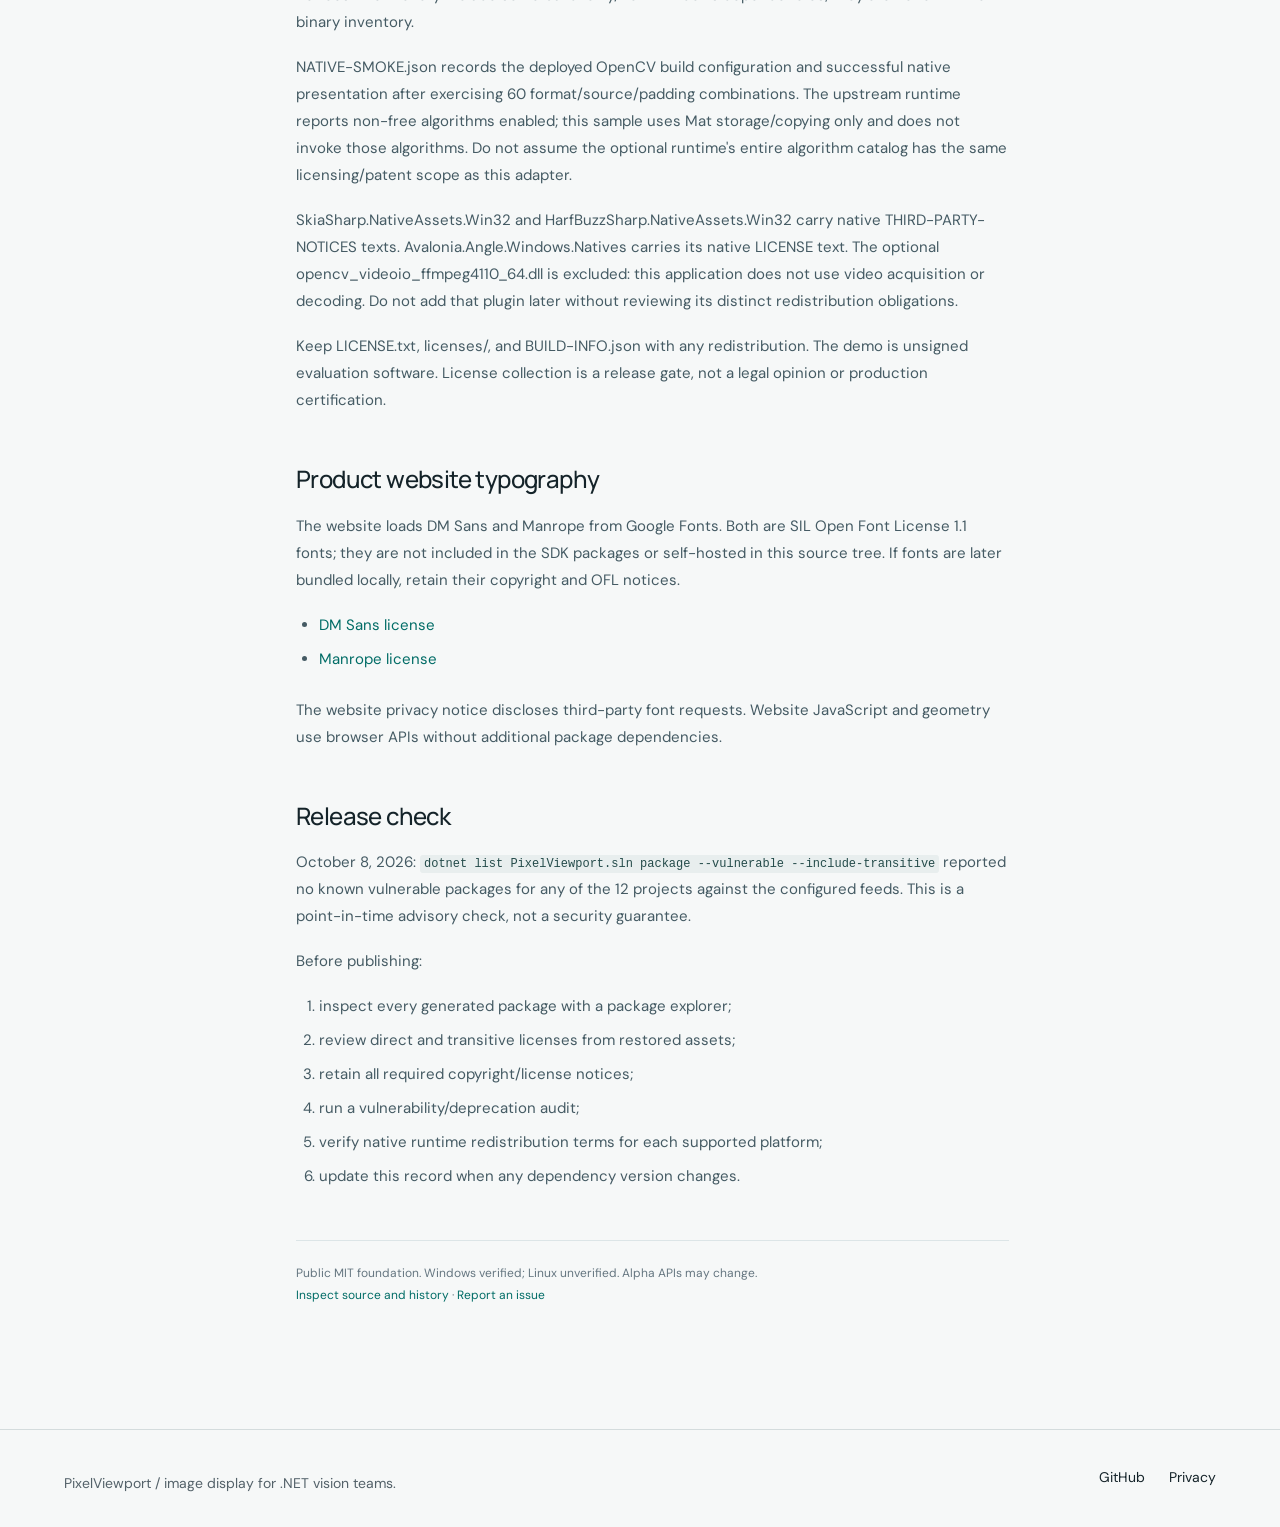
<file: site/dependencies.html>
<!doctype html>
<html lang="en"><head><meta charset="utf-8"><meta name="viewport" content="width=device-width, initial-scale=1"><title>Dependencies &amp; licenses — PixelViewport documentation</title><meta name="description" content="PixelViewport Community SDK: Dependencies &amp; licenses. Versioned contracts, compiled examples, and explicit evaluation boundaries."><link rel="canonical" href="https://pixelviewport-vision.glassyloach1.chatgpt.site/dependencies.html"><link rel="icon" href="favicon.svg"><link rel="stylesheet" href="styles.css"><link rel="stylesheet" href="docs.css"></head>
<body class="docs-body"><a class="skip" href="#doc-content">Skip to content</a><header class="header wrap"><a class="brand" href="index.html"><img class="brand-mark" src="favicon.svg" alt="" width="30" height="30">PixelViewport<span class="brand-vision">VISION</span></a><nav aria-label="Main navigation"><a href="index.html#playground">Live demo</a><a href="docs.html">Docs</a><a class="nav-cta" href="demo.html">Windows download</a></nav></header>
<div class="doc-status wrap"><span>DEVELOPER REFERENCE / COMMUNITY ALPHA</span><a href="llms-full.txt">Plain-text AI context ↗</a></div>
<div class="doc-layout wrap"><aside class="doc-nav"><details open><summary>Documentation</summary><nav aria-label="Documentation"><a href="docs.html">Overview</a><a href="demo.html">Windows demo</a><a href="quickstart.html">Quickstart</a><a href="api.html">API reference</a><a href="ownership.html">Ownership &amp; threading</a><a href="recipes.html">Compiled recipes</a><a href="ai-integration.html">AI integration</a><a href="troubleshooting.html">Troubleshooting</a><a href="performance-guide.html">Performance</a><a href="dependencies.html" aria-current="page">Dependencies &amp; licenses</a></nav></details><div class="doc-source"><span>SOURCE OF TRUTH</span><a href="https://github.com/TheEdster3/PixelViewport/blob/main/docs/dependencies.md">View this document on GitHub ↗</a><a href="sdk-manifest.json">Structured SDK manifest ↗</a></div></aside><main id="doc-content" class="doc-content"><h1 id="dependency-and-redistribution-record">Dependency and redistribution record</h1>
<p>Review this file and generated NuGet lock/assets data before every public release. It records direct dependencies, not legal advice.</p>
<div class="doc-table" tabindex="0" role="region" aria-label="Reference table"><table><thead><tr><th scope="col">Dependency</th><th scope="col">Pinned version</th><th scope="col">Used by</th><th scope="col">License</th><th scope="col">Redistribution note</th></tr></thead><tbody><tr><td>Avalonia</td><td>11.3.22</td><td>Avalonia adapter/demo</td><td>MIT</td><td>Runtime dependencies flow through NuGet</td></tr><tr><td>Avalonia.Headless</td><td>11.3.22</td><td>Headless verification only</td><td>MIT</td><td>Development/test dependency; not packed into product packages</td></tr><tr><td>Avalonia.Themes.Fluent</td><td>11.3.22</td><td>Demo/headless verification</td><td>MIT</td><td>Demo/test dependency</td></tr><tr><td>OpenCvSharp4</td><td>4.11.0.20250507</td><td>Optional OpenCvSharp adapter</td><td>Apache-2.0</td><td>Managed wrapper is a dependency of the optional adapter package</td></tr><tr><td>OpenCvSharp4.runtime.win</td><td>4.11.0.20250507</td><td>Windows demo and integration tests</td><td>Apache-2.0 plus native third-party notices</td><td>Not a dependency of the adapter package; optional FFmpeg video plugin excluded from the demo ZIP</td></tr><tr><td>Microsoft.WindowsAppSDK</td><td>2.4.0</td><td>WinUI adapter/sample</td><td>MIT</td><td>Runtime/framework packaging rules also apply</td></tr><tr><td>Microsoft.Windows.SDK.BuildTools</td><td>10.0.28000.2705</td><td>WinUI build</td><td>MIT</td><td>Private build asset</td></tr><tr><td>xunit.v3.mtp-v2</td><td>4.0.0</td><td>Unit/integration tests</td><td>Apache-2.0</td><td>Development/test dependency</td></tr></tbody></table></div>
<h2 id="opencvsharp-version-choice">OpenCvSharp version choice</h2>
<p>The adapter intentionally pins OpenCvSharp 4.11.0.20250507. The newer 4.13 package available during this release cycle includes an analyzer compiled for Roslyn 4.14, which the supported .NET 8 SDK cannot load. Version 4.11 builds cleanly on the declared toolchain and remains isolated behind the optional adapter.</p>
<p>The adapter package does not select or bundle an operating-system runtime. Applications must reference the appropriate OpenCvSharp runtime package themselves. This avoids imposing Windows native binaries on cross-platform consumers and keeps deployment choice at the application edge.</p>
<h2 id="windows-demo-redistribution">Windows demo redistribution</h2>
<p>The self-contained Windows ZIP includes .NET 8, Avalonia, SkiaSharp, HarfBuzzSharp, and OpenCV native components. scripts/publish-demo.ps1 copies restored package/runtime license/notice texts and NuGet metadata, fetches missing upstream license texts, and retains license/copyright/notice files from the OpenCV and opencv_contrib 4.11.0 source trees plus the matching Intel IPPICV 2021.12.0 Windows archive referenced by OpenCV. BUILD-INFO.json records source commit, dirty-tree status, versions, source URLs, and source-archive hashes. The collected notices intentionally include some build-only/non-Windows dependencies; they are not a minimal binary inventory.</p>
<p>NATIVE-SMOKE.json records the deployed OpenCV build configuration and successful native presentation after exercising 60 format/source/padding combinations. The upstream runtime reports non-free algorithms enabled; this sample uses Mat storage/copying only and does not invoke those algorithms. Do not assume the optional runtime's entire algorithm catalog has the same licensing/patent scope as this adapter.</p>
<p>SkiaSharp.NativeAssets.Win32 and HarfBuzzSharp.NativeAssets.Win32 carry native THIRD-PARTY-NOTICES texts. Avalonia.Angle.Windows.Natives carries its native LICENSE text. The optional opencv_videoio_ffmpeg4110_64.dll is excluded: this application does not use video acquisition or decoding. Do not add that plugin later without reviewing its distinct redistribution obligations.</p>
<p>Keep LICENSE.txt, licenses/, and BUILD-INFO.json with any redistribution. The demo is unsigned evaluation software. License collection is a release gate, not a legal opinion or production certification.</p>
<h2 id="product-website-typography">Product website typography</h2>
<p>The website loads DM Sans and Manrope from Google Fonts. Both are SIL Open Font License 1.1 fonts; they are not included in the SDK packages or self-hosted in this source tree. If fonts are later bundled locally, retain their copyright and OFL notices.</p>
<ul><li><a href="https://github.com/google/fonts/blob/main/ofl/dmsans/OFL.txt">DM Sans license</a></li><li><a href="https://github.com/google/fonts/blob/main/ofl/manrope/OFL.txt">Manrope license</a></li></ul>
<p>The website privacy notice discloses third-party font requests. Website JavaScript and geometry use browser APIs without additional package dependencies.</p>
<h2 id="release-check">Release check</h2>
<p>October 8, 2026: <code>dotnet list PixelViewport.sln package --vulnerable --include-transitive</code> reported no known vulnerable packages for any of the 12 projects against the configured feeds. This is a point-in-time advisory check, not a security guarantee.</p>
<p>Before publishing:</p>
<ol><li>inspect every generated package with a package explorer;</li><li>review direct and transitive licenses from restored assets;</li><li>retain all required copyright/license notices;</li><li>run a vulnerability/deprecation audit;</li><li>verify native runtime redistribution terms for each supported platform;</li><li>update this record when any dependency version changes.</li></ol><div class="doc-end">Public MIT foundation. Windows verified; Linux unverified. Alpha APIs may change.<br><a href="https://github.com/TheEdster3/PixelViewport/blob/main/docs/dependencies.md">Inspect source and history</a> · <a href="https://github.com/TheEdster3/PixelViewport/issues/new?template=bug.yml">Report an issue</a></div></main><aside class="doc-toc"><span>ON THIS PAGE</span><nav aria-label="On this page"><a href="#opencvsharp-version-choice">OpenCvSharp version choice</a><a href="#windows-demo-redistribution">Windows demo redistribution</a><a href="#product-website-typography">Product website typography</a><a href="#release-check">Release check</a></nav></aside></div>
<footer class="footer wrap"><p>PixelViewport / image display for .NET vision teams.</p><div class="footer-links"><a href="https://github.com/TheEdster3/PixelViewport">GitHub</a><a href="privacy.html">Privacy</a></div></footer></body></html>
</file>
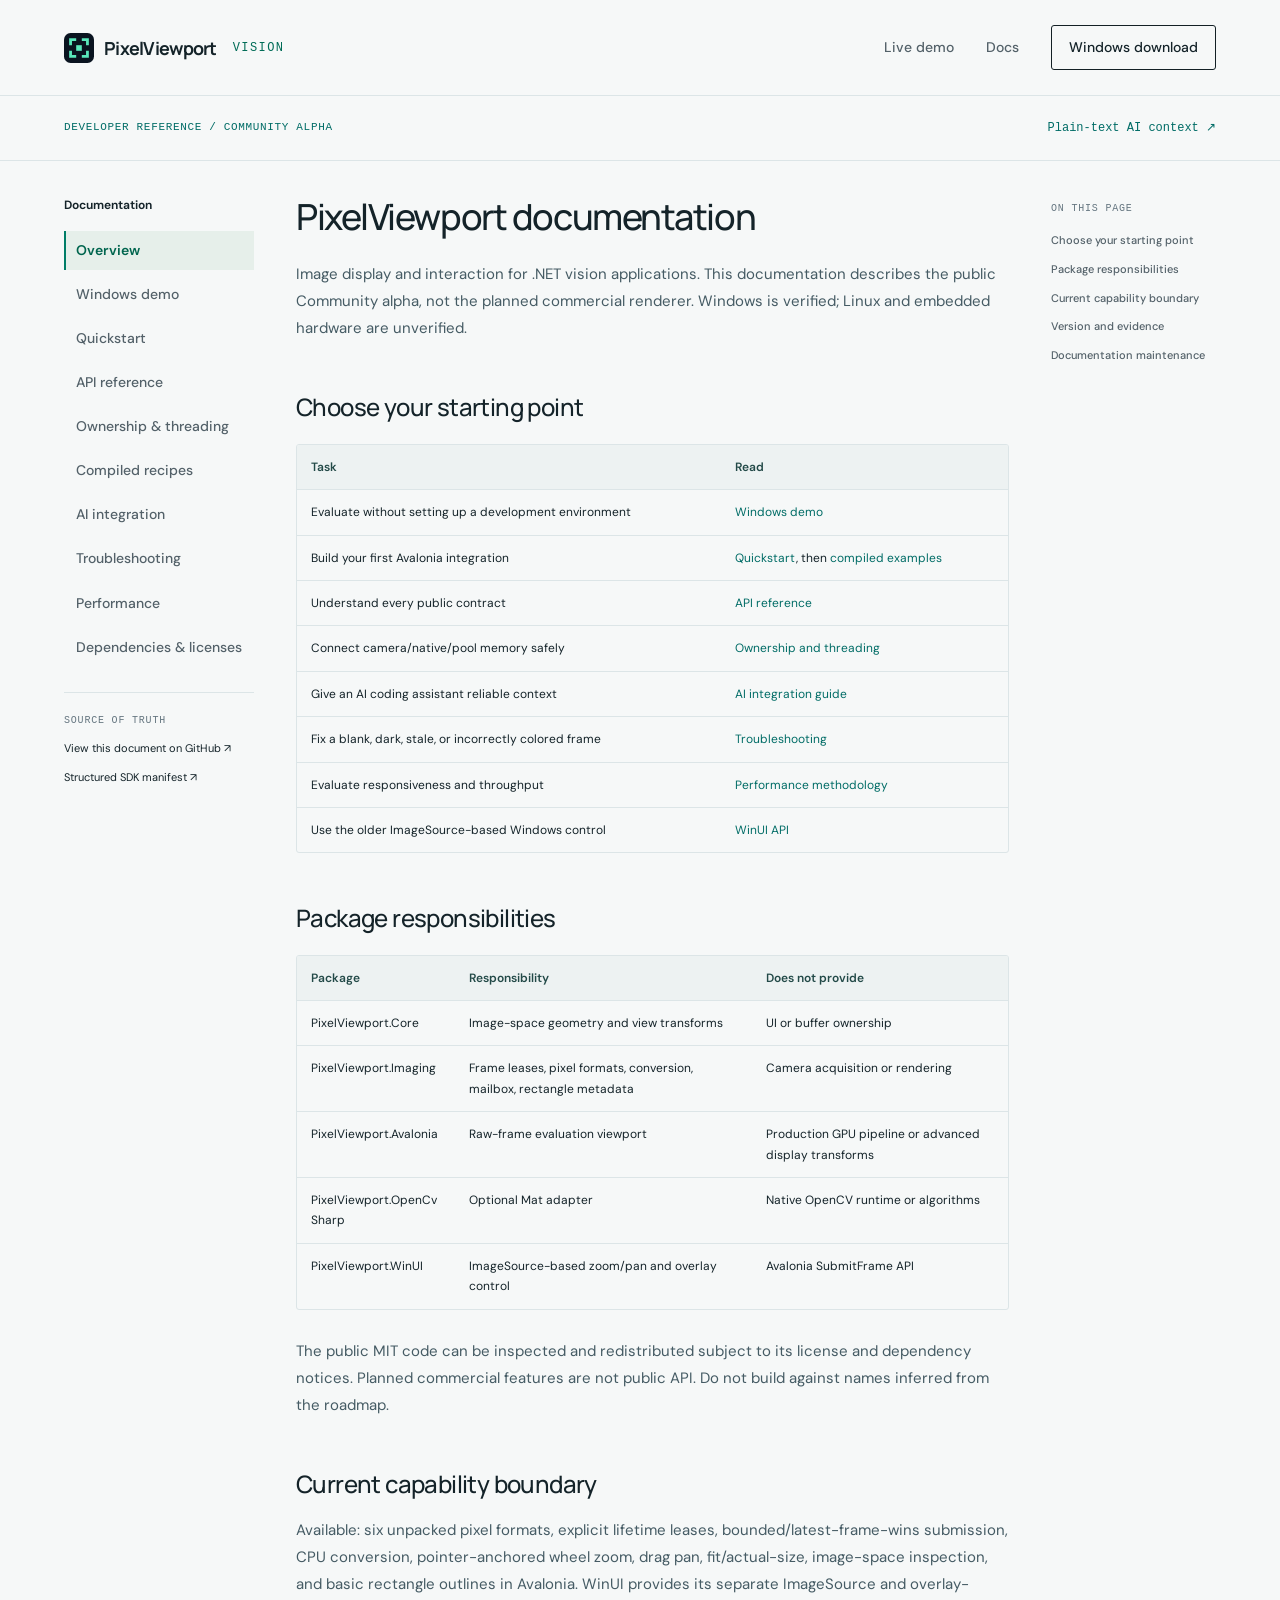
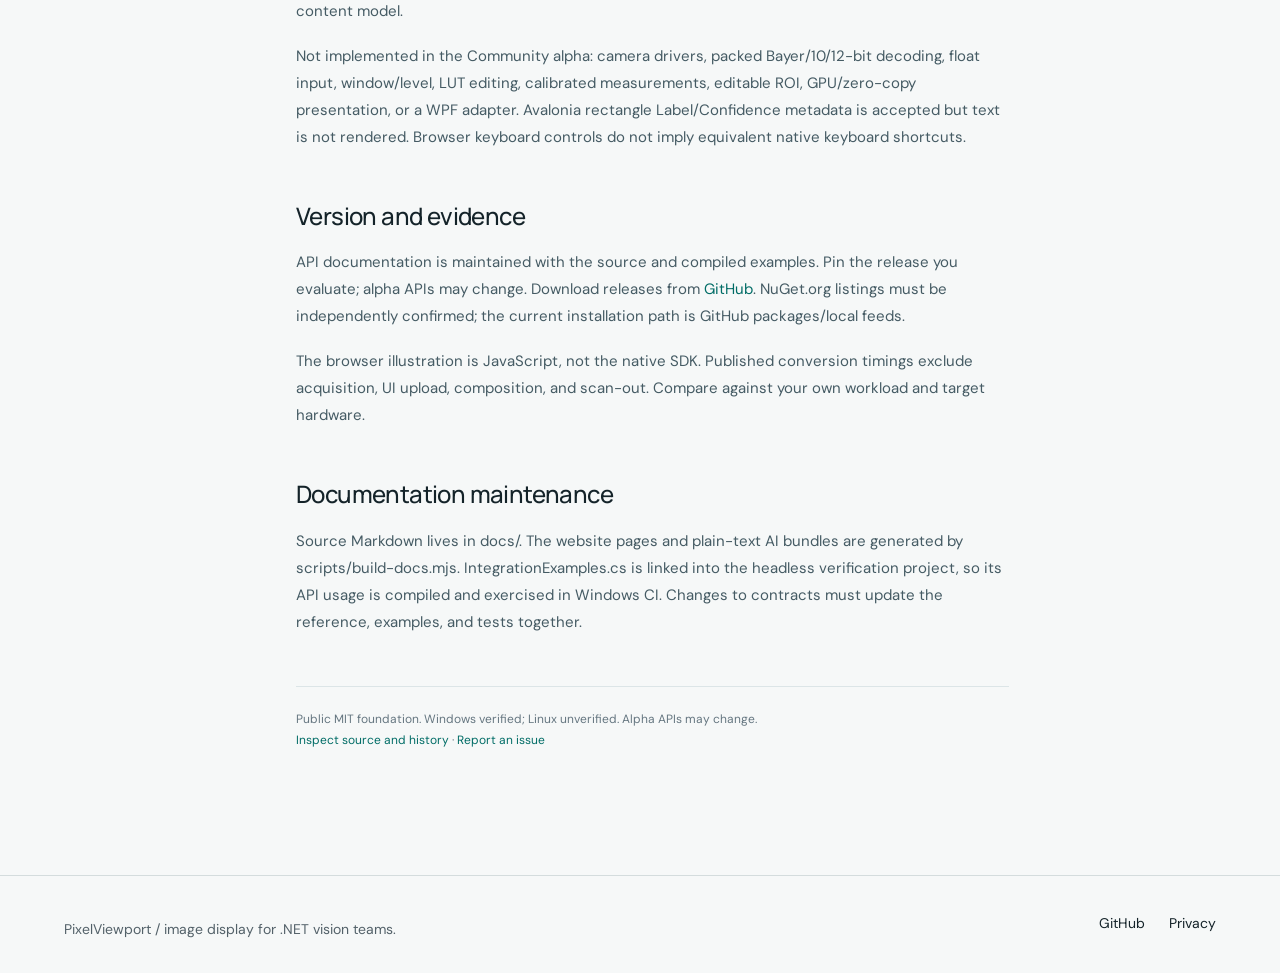
<file: site/docs.html>
<!doctype html>
<html lang="en"><head><meta charset="utf-8"><meta name="viewport" content="width=device-width, initial-scale=1"><title>Overview — PixelViewport documentation</title><meta name="description" content="PixelViewport Community SDK: Overview. Versioned contracts, compiled examples, and explicit evaluation boundaries."><link rel="canonical" href="https://pixelviewport-vision.glassyloach1.chatgpt.site/docs.html"><link rel="icon" href="favicon.svg"><link rel="stylesheet" href="styles.css"><link rel="stylesheet" href="docs.css"></head>
<body class="docs-body"><a class="skip" href="#doc-content">Skip to content</a><header class="header wrap"><a class="brand" href="index.html"><img class="brand-mark" src="favicon.svg" alt="" width="30" height="30">PixelViewport<span class="brand-vision">VISION</span></a><nav aria-label="Main navigation"><a href="index.html#playground">Live demo</a><a href="docs.html">Docs</a><a class="nav-cta" href="demo.html">Windows download</a></nav></header>
<div class="doc-status wrap"><span>DEVELOPER REFERENCE / COMMUNITY ALPHA</span><a href="llms-full.txt">Plain-text AI context ↗</a></div>
<div class="doc-layout wrap"><aside class="doc-nav"><details open><summary>Documentation</summary><nav aria-label="Documentation"><a href="docs.html" aria-current="page">Overview</a><a href="demo.html">Windows demo</a><a href="quickstart.html">Quickstart</a><a href="api.html">API reference</a><a href="ownership.html">Ownership &amp; threading</a><a href="recipes.html">Compiled recipes</a><a href="ai-integration.html">AI integration</a><a href="troubleshooting.html">Troubleshooting</a><a href="performance-guide.html">Performance</a><a href="dependencies.html">Dependencies &amp; licenses</a></nav></details><div class="doc-source"><span>SOURCE OF TRUTH</span><a href="https://github.com/TheEdster3/PixelViewport/blob/main/docs/index.md">View this document on GitHub ↗</a><a href="sdk-manifest.json">Structured SDK manifest ↗</a></div></aside><main id="doc-content" class="doc-content"><h1 id="pixelviewport-documentation">PixelViewport documentation</h1>
<p>Image display and interaction for .NET vision applications. This documentation describes the public Community alpha, not the planned commercial renderer. Windows is verified; Linux and embedded hardware are unverified.</p>
<h2 id="choose-your-starting-point">Choose your starting point</h2>
<div class="doc-table" tabindex="0" role="region" aria-label="Reference table"><table><thead><tr><th scope="col">Task</th><th scope="col">Read</th></tr></thead><tbody><tr><td>Evaluate without setting up a development environment</td><td><a href="demo.html">Windows demo</a></td></tr><tr><td>Build your first Avalonia integration</td><td><a href="quickstart.html">Quickstart</a>, then <a href="https://github.com/TheEdster3/PixelViewport/blob/main/docs/examples/IntegrationExamples.cs">compiled examples</a></td></tr><tr><td>Understand every public contract</td><td><a href="api.html">API reference</a></td></tr><tr><td>Connect camera/native/pool memory safely</td><td><a href="ownership.html">Ownership and threading</a></td></tr><tr><td>Give an AI coding assistant reliable context</td><td><a href="ai-integration.html">AI integration guide</a></td></tr><tr><td>Fix a blank, dark, stale, or incorrectly colored frame</td><td><a href="troubleshooting.html">Troubleshooting</a></td></tr><tr><td>Evaluate responsiveness and throughput</td><td><a href="performance-guide.html">Performance methodology</a></td></tr><tr><td>Use the older ImageSource-based Windows control</td><td><a href="api.html#winui-adapter">WinUI API</a></td></tr></tbody></table></div>
<h2 id="package-responsibilities">Package responsibilities</h2>
<div class="doc-table" tabindex="0" role="region" aria-label="Reference table"><table><thead><tr><th scope="col">Package</th><th scope="col">Responsibility</th><th scope="col">Does not provide</th></tr></thead><tbody><tr><td>PixelViewport.Core</td><td>Image-space geometry and view transforms</td><td>UI or buffer ownership</td></tr><tr><td>PixelViewport.Imaging</td><td>Frame leases, pixel formats, conversion, mailbox, rectangle metadata</td><td>Camera acquisition or rendering</td></tr><tr><td>PixelViewport.Avalonia</td><td>Raw-frame evaluation viewport</td><td>Production GPU pipeline or advanced display transforms</td></tr><tr><td>PixelViewport.OpenCvSharp</td><td>Optional Mat adapter</td><td>Native OpenCV runtime or algorithms</td></tr><tr><td>PixelViewport.WinUI</td><td>ImageSource-based zoom/pan and overlay control</td><td>Avalonia SubmitFrame API</td></tr></tbody></table></div>
<p>The public MIT code can be inspected and redistributed subject to its license and dependency notices. Planned commercial features are not public API. Do not build against names inferred from the roadmap.</p>
<h2 id="current-capability-boundary">Current capability boundary</h2>
<p>Available: six unpacked pixel formats, explicit lifetime leases, bounded/latest-frame-wins submission, CPU conversion, pointer-anchored wheel zoom, drag pan, fit/actual-size, image-space inspection, and basic rectangle outlines in Avalonia. WinUI provides its separate ImageSource and overlay-content model.</p>
<p>Not implemented in the Community alpha: camera drivers, packed Bayer/10/12-bit decoding, float input, window/level, LUT editing, calibrated measurements, editable ROI, GPU/zero-copy presentation, or a WPF adapter. Avalonia rectangle Label/Confidence metadata is accepted but text is not rendered. Browser keyboard controls do not imply equivalent native keyboard shortcuts.</p>
<h2 id="version-and-evidence">Version and evidence</h2>
<p>API documentation is maintained with the source and compiled examples. Pin the release you evaluate; alpha APIs may change. Download releases from <a href="https://github.com/TheEdster3/PixelViewport/releases">GitHub</a>. NuGet.org listings must be independently confirmed; the current installation path is GitHub packages/local feeds.</p>
<p>The browser illustration is JavaScript, not the native SDK. Published conversion timings exclude acquisition, UI upload, composition, and scan-out. Compare against your own workload and target hardware.</p>
<h2 id="documentation-maintenance">Documentation maintenance</h2>
<p>Source Markdown lives in docs/. The website pages and plain-text AI bundles are generated by scripts/build-docs.mjs. IntegrationExamples.cs is linked into the headless verification project, so its API usage is compiled and exercised in Windows CI. Changes to contracts must update the reference, examples, and tests together.</p><div class="doc-end">Public MIT foundation. Windows verified; Linux unverified. Alpha APIs may change.<br><a href="https://github.com/TheEdster3/PixelViewport/blob/main/docs/index.md">Inspect source and history</a> · <a href="https://github.com/TheEdster3/PixelViewport/issues/new?template=bug.yml">Report an issue</a></div></main><aside class="doc-toc"><span>ON THIS PAGE</span><nav aria-label="On this page"><a href="#choose-your-starting-point">Choose your starting point</a><a href="#package-responsibilities">Package responsibilities</a><a href="#current-capability-boundary">Current capability boundary</a><a href="#version-and-evidence">Version and evidence</a><a href="#documentation-maintenance">Documentation maintenance</a></nav></aside></div>
<footer class="footer wrap"><p>PixelViewport / image display for .NET vision teams.</p><div class="footer-links"><a href="https://github.com/TheEdster3/PixelViewport">GitHub</a><a href="privacy.html">Privacy</a></div></footer></body></html>
</file>
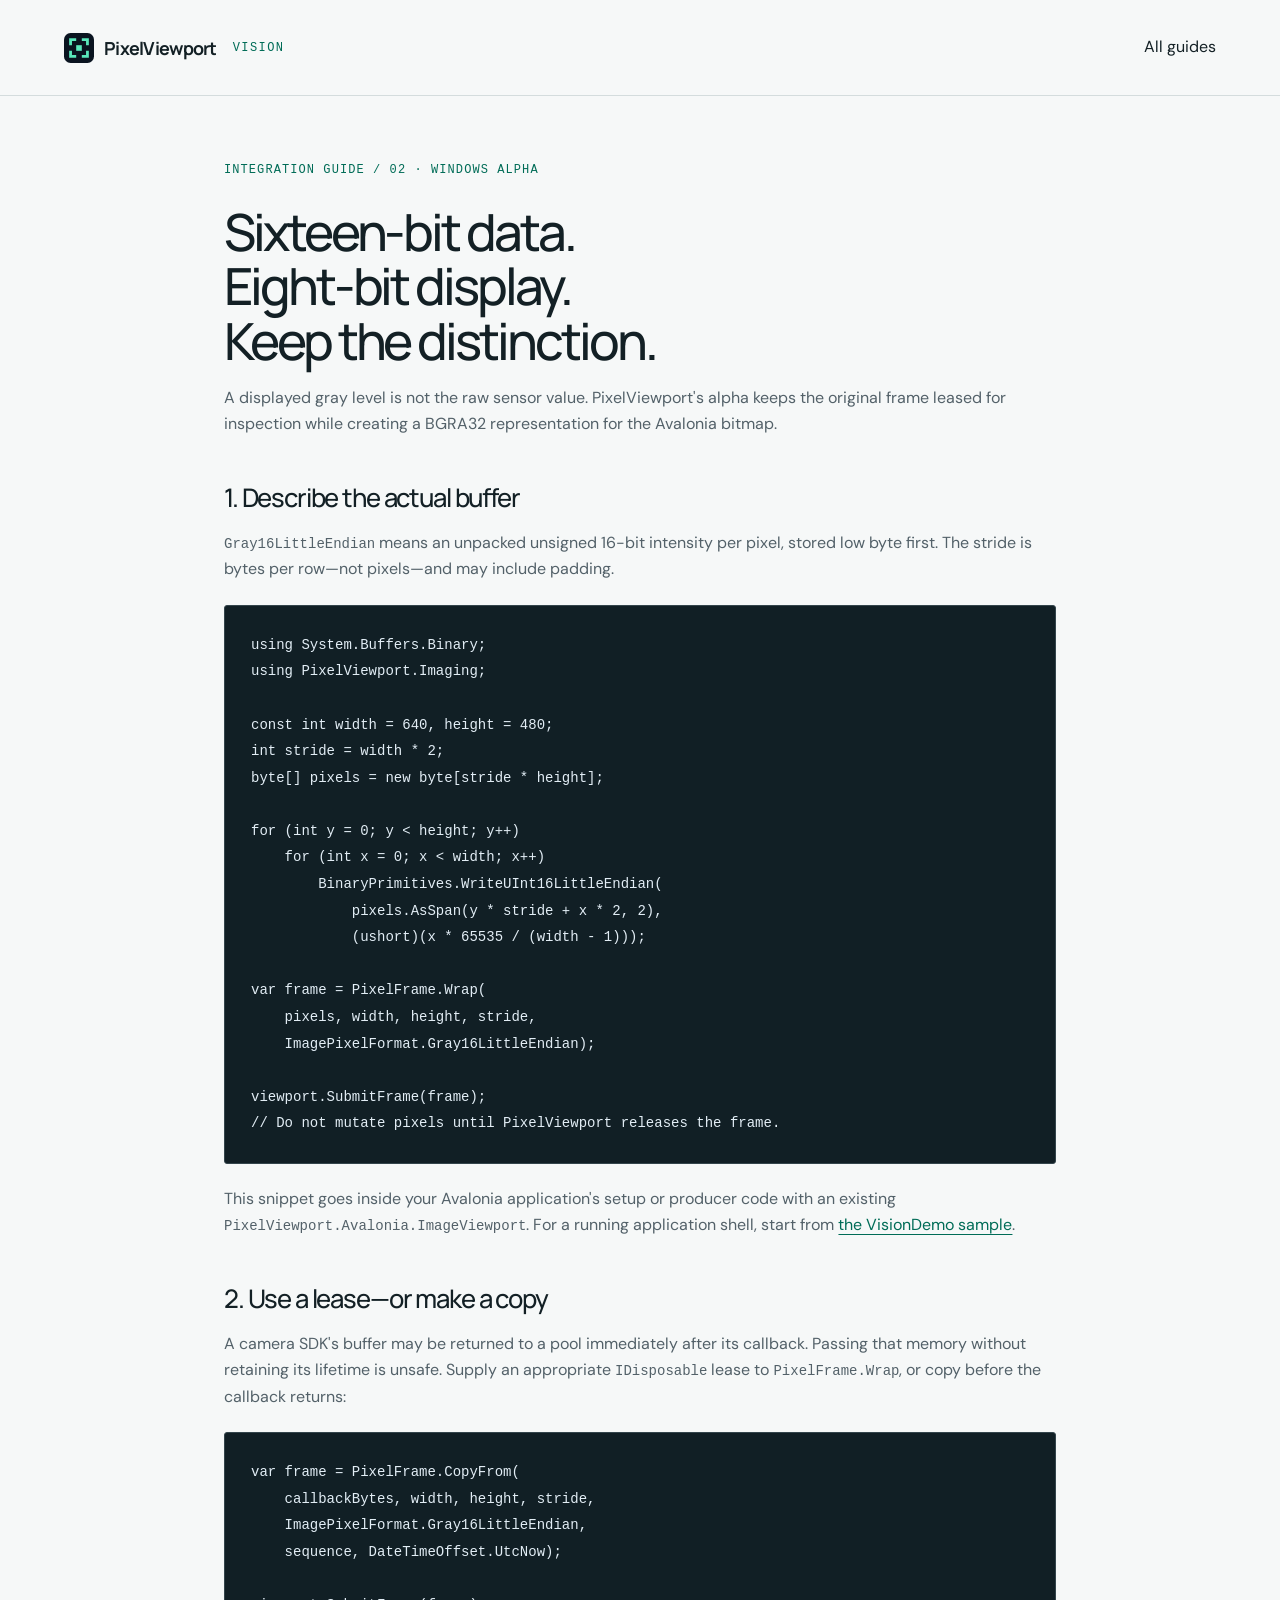
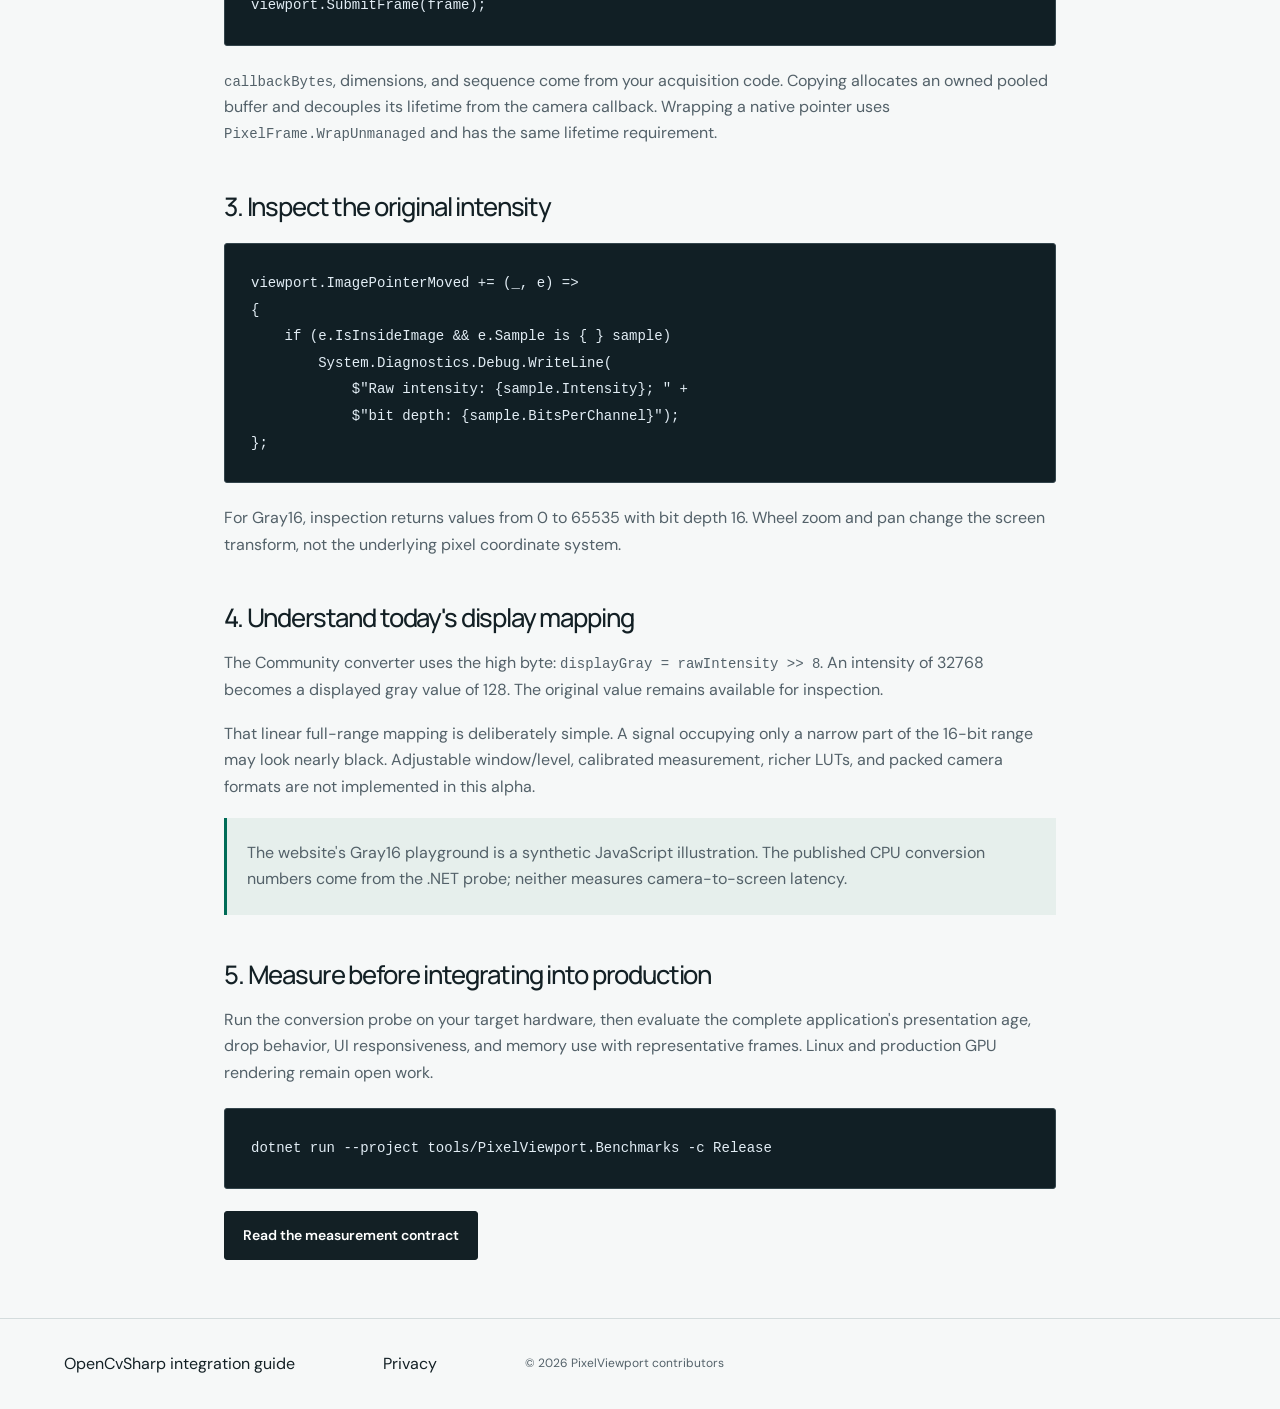
<file: site/gray16.html>
<!doctype html><html lang="en"><head><meta charset="utf-8"><meta name="viewport" content="width=device-width,initial-scale=1"><title>Display and inspect Gray16 in Avalonia — PixelViewport guide</title><meta name="description" content="Wrap little-endian 16-bit image buffers, respect stride and ownership, and preserve raw intensity during Avalonia pixel inspection."><link rel="canonical" href="https://pixelviewport-vision.glassyloach1.chatgpt.site/gray16.html"><link rel="stylesheet" href="styles.css"><link rel="icon" href="favicon.svg" type="image/svg+xml"></head><body><header class="header wrap"><a class="brand" href="index.html"><img class="brand-mark" src="favicon.svg" alt="" width="30" height="30">PixelViewport<span class="brand-vision">VISION</span></a><a href="index.html#developers">All guides</a></header><main class="article wrap"><div class="eyebrow">INTEGRATION GUIDE / 02 · WINDOWS ALPHA</div><h1>Sixteen-bit data.<br>Eight-bit display.<br>Keep the distinction.</h1><p>A displayed gray level is not the raw sensor value. PixelViewport's alpha keeps the original frame leased for inspection while creating a BGRA32 representation for the Avalonia bitmap.</p><h2>1. Describe the actual buffer</h2><p><code>Gray16LittleEndian</code> means an unpacked unsigned 16-bit intensity per pixel, stored low byte first. The stride is bytes per row—not pixels—and may include padding.</p><pre><code>using System.Buffers.Binary;
using PixelViewport.Imaging;

const int width = 640, height = 480;
int stride = width * 2;
byte[] pixels = new byte[stride * height];

for (int y = 0; y &lt; height; y++)
    for (int x = 0; x &lt; width; x++)
        BinaryPrimitives.WriteUInt16LittleEndian(
            pixels.AsSpan(y * stride + x * 2, 2),
            (ushort)(x * 65535 / (width - 1)));

var frame = PixelFrame.Wrap(
    pixels, width, height, stride,
    ImagePixelFormat.Gray16LittleEndian);

viewport.SubmitFrame(frame);
// Do not mutate pixels until PixelViewport releases the frame.</code></pre><p>This snippet goes inside your Avalonia application's setup or producer code with an existing <code>PixelViewport.Avalonia.ImageViewport</code>. For a running application shell, start from <a href="https://github.com/TheEdster3/PixelViewport/tree/main/samples/PixelViewport.VisionDemo">the VisionDemo sample</a>.</p><h2>2. Use a lease—or make a copy</h2><p>A camera SDK's buffer may be returned to a pool immediately after its callback. Passing that memory without retaining its lifetime is unsafe. Supply an appropriate <code>IDisposable</code> lease to <code>PixelFrame.Wrap</code>, or copy before the callback returns:</p><pre><code>var frame = PixelFrame.CopyFrom(
    callbackBytes, width, height, stride,
    ImagePixelFormat.Gray16LittleEndian,
    sequence, DateTimeOffset.UtcNow);

viewport.SubmitFrame(frame);</code></pre><p><code>callbackBytes</code>, dimensions, and sequence come from your acquisition code. Copying allocates an owned pooled buffer and decouples its lifetime from the camera callback. Wrapping a native pointer uses <code>PixelFrame.WrapUnmanaged</code> and has the same lifetime requirement.</p><h2>3. Inspect the original intensity</h2><pre><code>viewport.ImagePointerMoved += (_, e) =&gt;
{
    if (e.IsInsideImage &amp;&amp; e.Sample is { } sample)
        System.Diagnostics.Debug.WriteLine(
            $"Raw intensity: {sample.Intensity}; " +
            $"bit depth: {sample.BitsPerChannel}");
};</code></pre><p>For Gray16, inspection returns values from 0 to 65535 with bit depth 16. Wheel zoom and pan change the screen transform, not the underlying pixel coordinate system.</p><h2>4. Understand today's display mapping</h2><p>The Community converter uses the high byte: <code>displayGray = rawIntensity &gt;&gt; 8</code>. An intensity of 32768 becomes a displayed gray value of 128. The original value remains available for inspection.</p><p>That linear full-range mapping is deliberately simple. A signal occupying only a narrow part of the 16-bit range may look nearly black. Adjustable window/level, calibrated measurement, richer LUTs, and packed camera formats are not implemented in this alpha.</p><div class="note"><p>The website's Gray16 playground is a synthetic JavaScript illustration. The published CPU conversion numbers come from the .NET probe; neither measures camera-to-screen latency.</p></div><h2>5. Measure before integrating into production</h2><p>Run the conversion probe on your target hardware, then evaluate the complete application's presentation age, drop behavior, UI responsiveness, and memory use with representative frames. Linux and production GPU rendering remain open work.</p><pre><code>dotnet run --project tools/PixelViewport.Benchmarks -c Release</code></pre><a class="button primary" href="https://github.com/TheEdster3/PixelViewport/blob/main/docs/performance.md">Read the measurement contract</a></main><footer class="footer wrap"><a href="opencv.html">OpenCvSharp integration guide</a><a href="privacy.html">Privacy</a><small>© 2026 PixelViewport contributors</small></footer></body></html>
</file>
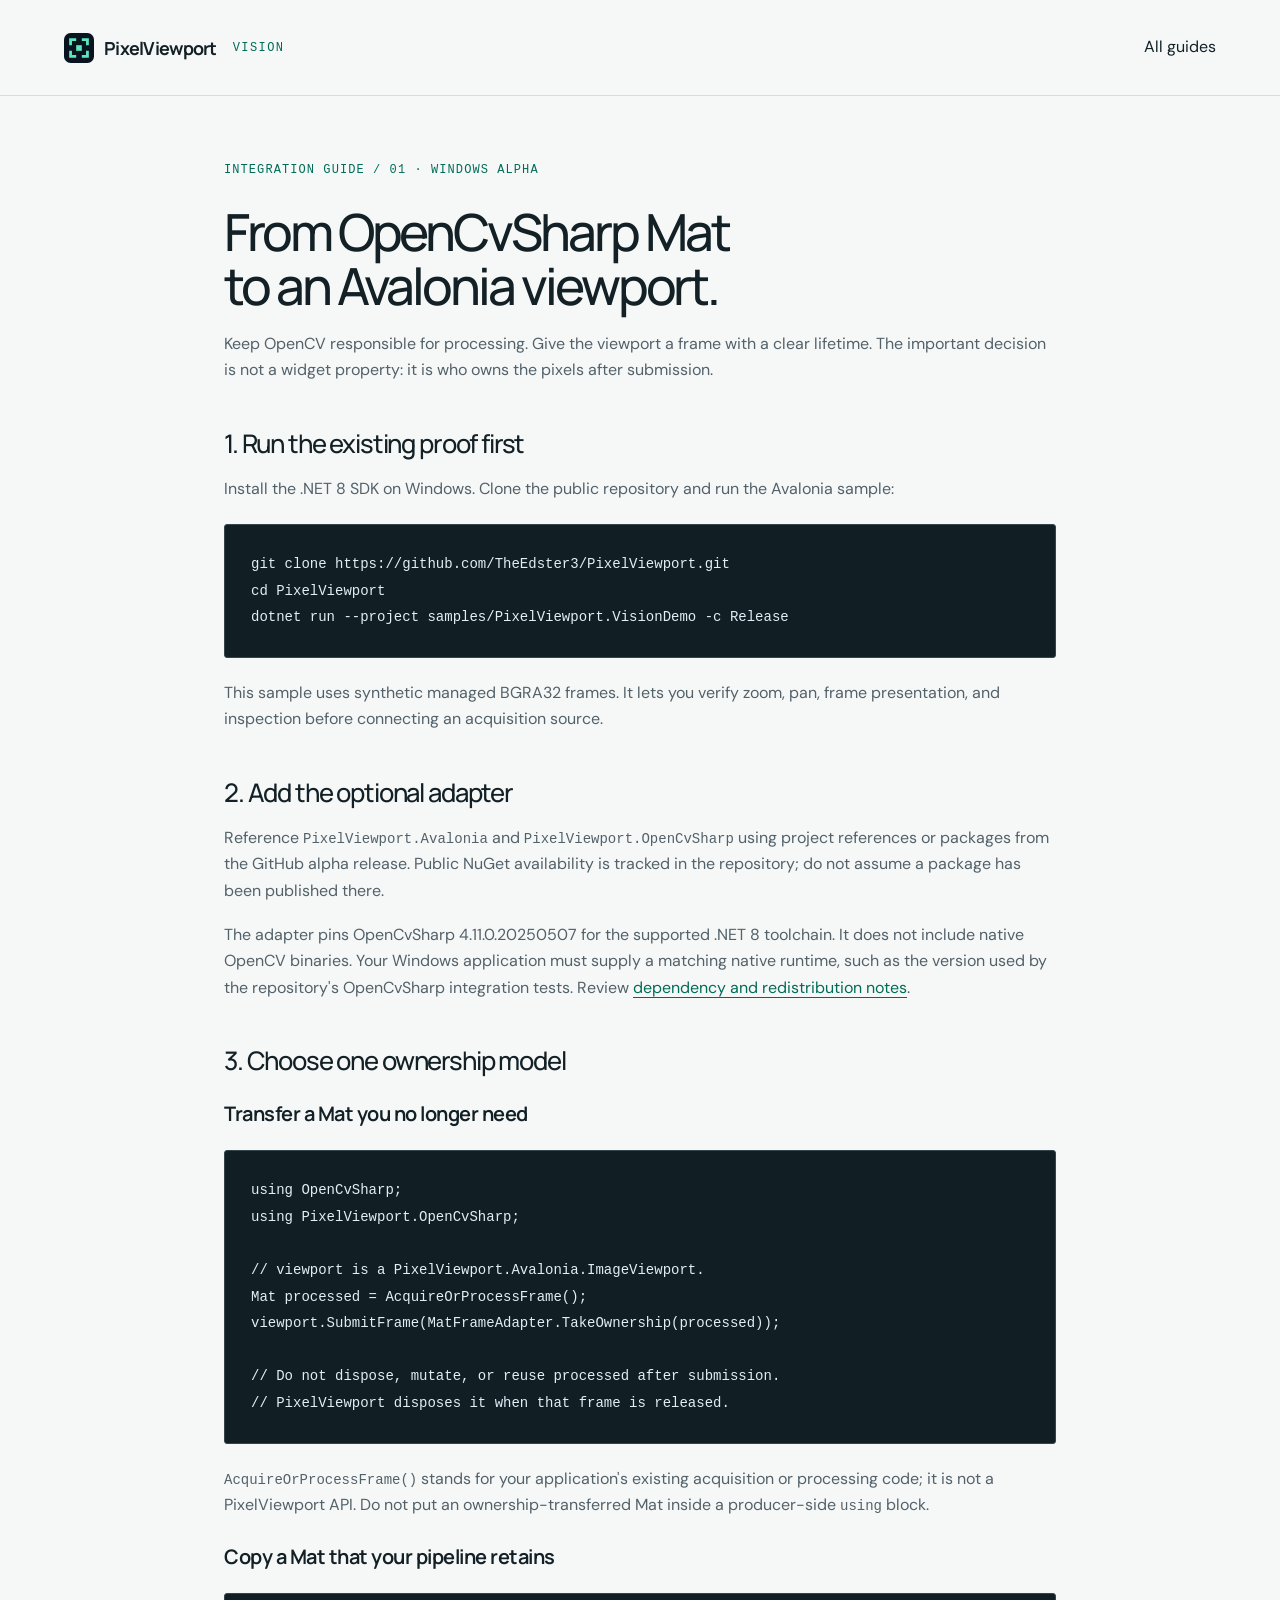
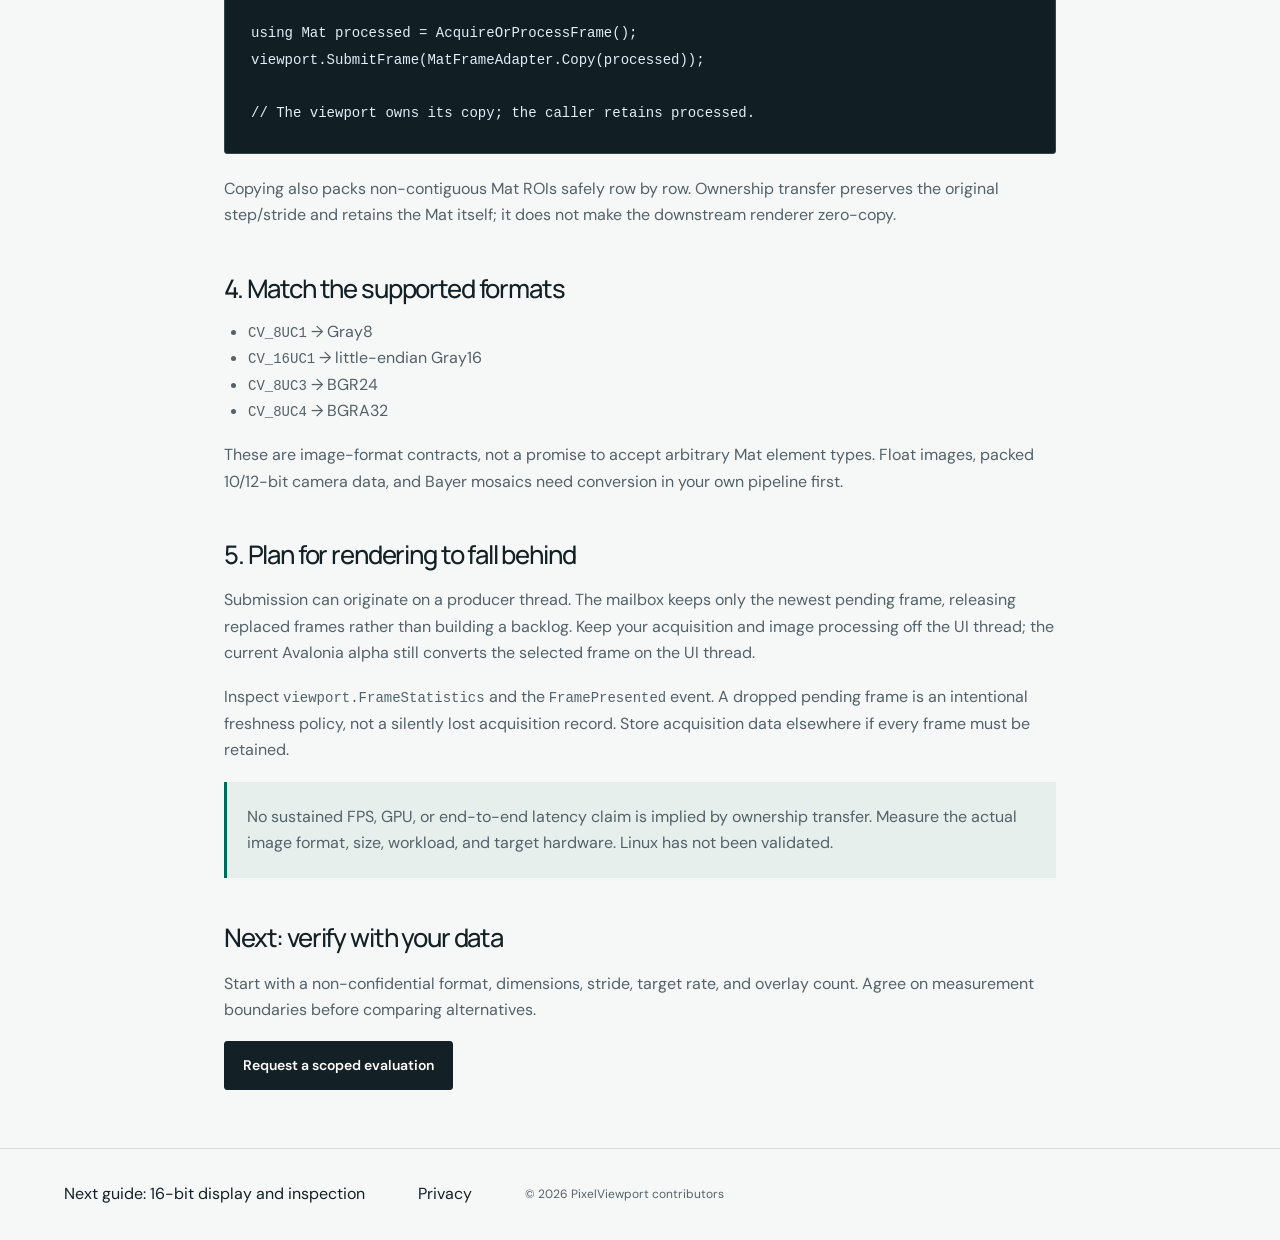
<file: site/opencv.html>
<!doctype html><html lang="en"><head><meta charset="utf-8"><meta name="viewport" content="width=device-width,initial-scale=1"><title>OpenCvSharp to Avalonia — PixelViewport integration guide</title><meta name="description" content="Display OpenCvSharp Mat frames in Avalonia with explicit ownership transfer or safe copying using PixelViewport."><link rel="canonical" href="https://pixelviewport-vision.glassyloach1.chatgpt.site/opencv.html"><link rel="stylesheet" href="styles.css"><link rel="icon" href="favicon.svg" type="image/svg+xml"></head><body><header class="header wrap"><a class="brand" href="index.html"><img class="brand-mark" src="favicon.svg" alt="" width="30" height="30">PixelViewport<span class="brand-vision">VISION</span></a><a href="index.html#developers">All guides</a></header><main class="article wrap"><div class="eyebrow">INTEGRATION GUIDE / 01 · WINDOWS ALPHA</div><h1>From OpenCvSharp Mat<br>to an Avalonia viewport.</h1><p>Keep OpenCV responsible for processing. Give the viewport a frame with a clear lifetime. The important decision is not a widget property: it is who owns the pixels after submission.</p><h2>1. Run the existing proof first</h2><p>Install the .NET 8 SDK on Windows. Clone the public repository and run the Avalonia sample:</p><pre><code>git clone https://github.com/TheEdster3/PixelViewport.git
cd PixelViewport
dotnet run --project samples/PixelViewport.VisionDemo -c Release</code></pre><p>This sample uses synthetic managed BGRA32 frames. It lets you verify zoom, pan, frame presentation, and inspection before connecting an acquisition source.</p><h2>2. Add the optional adapter</h2><p>Reference <code>PixelViewport.Avalonia</code> and <code>PixelViewport.OpenCvSharp</code> using project references or packages from the GitHub alpha release. Public NuGet availability is tracked in the repository; do not assume a package has been published there.</p><p>The adapter pins OpenCvSharp 4.11.0.20250507 for the supported .NET 8 toolchain. It does not include native OpenCV binaries. Your Windows application must supply a matching native runtime, such as the version used by the repository's OpenCvSharp integration tests. Review <a href="https://github.com/TheEdster3/PixelViewport/blob/main/docs/dependencies.md">dependency and redistribution notes</a>.</p><h2>3. Choose one ownership model</h2><h3>Transfer a Mat you no longer need</h3><pre><code>using OpenCvSharp;
using PixelViewport.OpenCvSharp;

// viewport is a PixelViewport.Avalonia.ImageViewport.
Mat processed = AcquireOrProcessFrame();
viewport.SubmitFrame(MatFrameAdapter.TakeOwnership(processed));

// Do not dispose, mutate, or reuse processed after submission.
// PixelViewport disposes it when that frame is released.</code></pre><p><code>AcquireOrProcessFrame()</code> stands for your application's existing acquisition or processing code; it is not a PixelViewport API. Do not put an ownership-transferred Mat inside a producer-side <code>using</code> block.</p><h3>Copy a Mat that your pipeline retains</h3><pre><code>using Mat processed = AcquireOrProcessFrame();
viewport.SubmitFrame(MatFrameAdapter.Copy(processed));

// The viewport owns its copy; the caller retains processed.</code></pre><p>Copying also packs non-contiguous Mat ROIs safely row by row. Ownership transfer preserves the original step/stride and retains the Mat itself; it does not make the downstream renderer zero-copy.</p><h2>4. Match the supported formats</h2><ul><li><code>CV_8UC1</code> → Gray8</li><li><code>CV_16UC1</code> → little-endian Gray16</li><li><code>CV_8UC3</code> → BGR24</li><li><code>CV_8UC4</code> → BGRA32</li></ul><p>These are image-format contracts, not a promise to accept arbitrary Mat element types. Float images, packed 10/12-bit camera data, and Bayer mosaics need conversion in your own pipeline first.</p><h2>5. Plan for rendering to fall behind</h2><p>Submission can originate on a producer thread. The mailbox keeps only the newest pending frame, releasing replaced frames rather than building a backlog. Keep your acquisition and image processing off the UI thread; the current Avalonia alpha still converts the selected frame on the UI thread.</p><p>Inspect <code>viewport.FrameStatistics</code> and the <code>FramePresented</code> event. A dropped pending frame is an intentional freshness policy, not a silently lost acquisition record. Store acquisition data elsewhere if every frame must be retained.</p><div class="note"><p>No sustained FPS, GPU, or end-to-end latency claim is implied by ownership transfer. Measure the actual image format, size, workload, and target hardware. Linux has not been validated.</p></div><h2>Next: verify with your data</h2><p>Start with a non-confidential format, dimensions, stride, target rate, and overlay count. Agree on measurement boundaries before comparing alternatives.</p><a class="button primary" href="https://github.com/TheEdster3/PixelViewport/issues/new?template=evaluation.yml">Request a scoped evaluation</a></main><footer class="footer wrap"><a href="gray16.html">Next guide: 16-bit display and inspection</a><a href="privacy.html">Privacy</a><small>© 2026 PixelViewport contributors</small></footer></body></html>
</file>
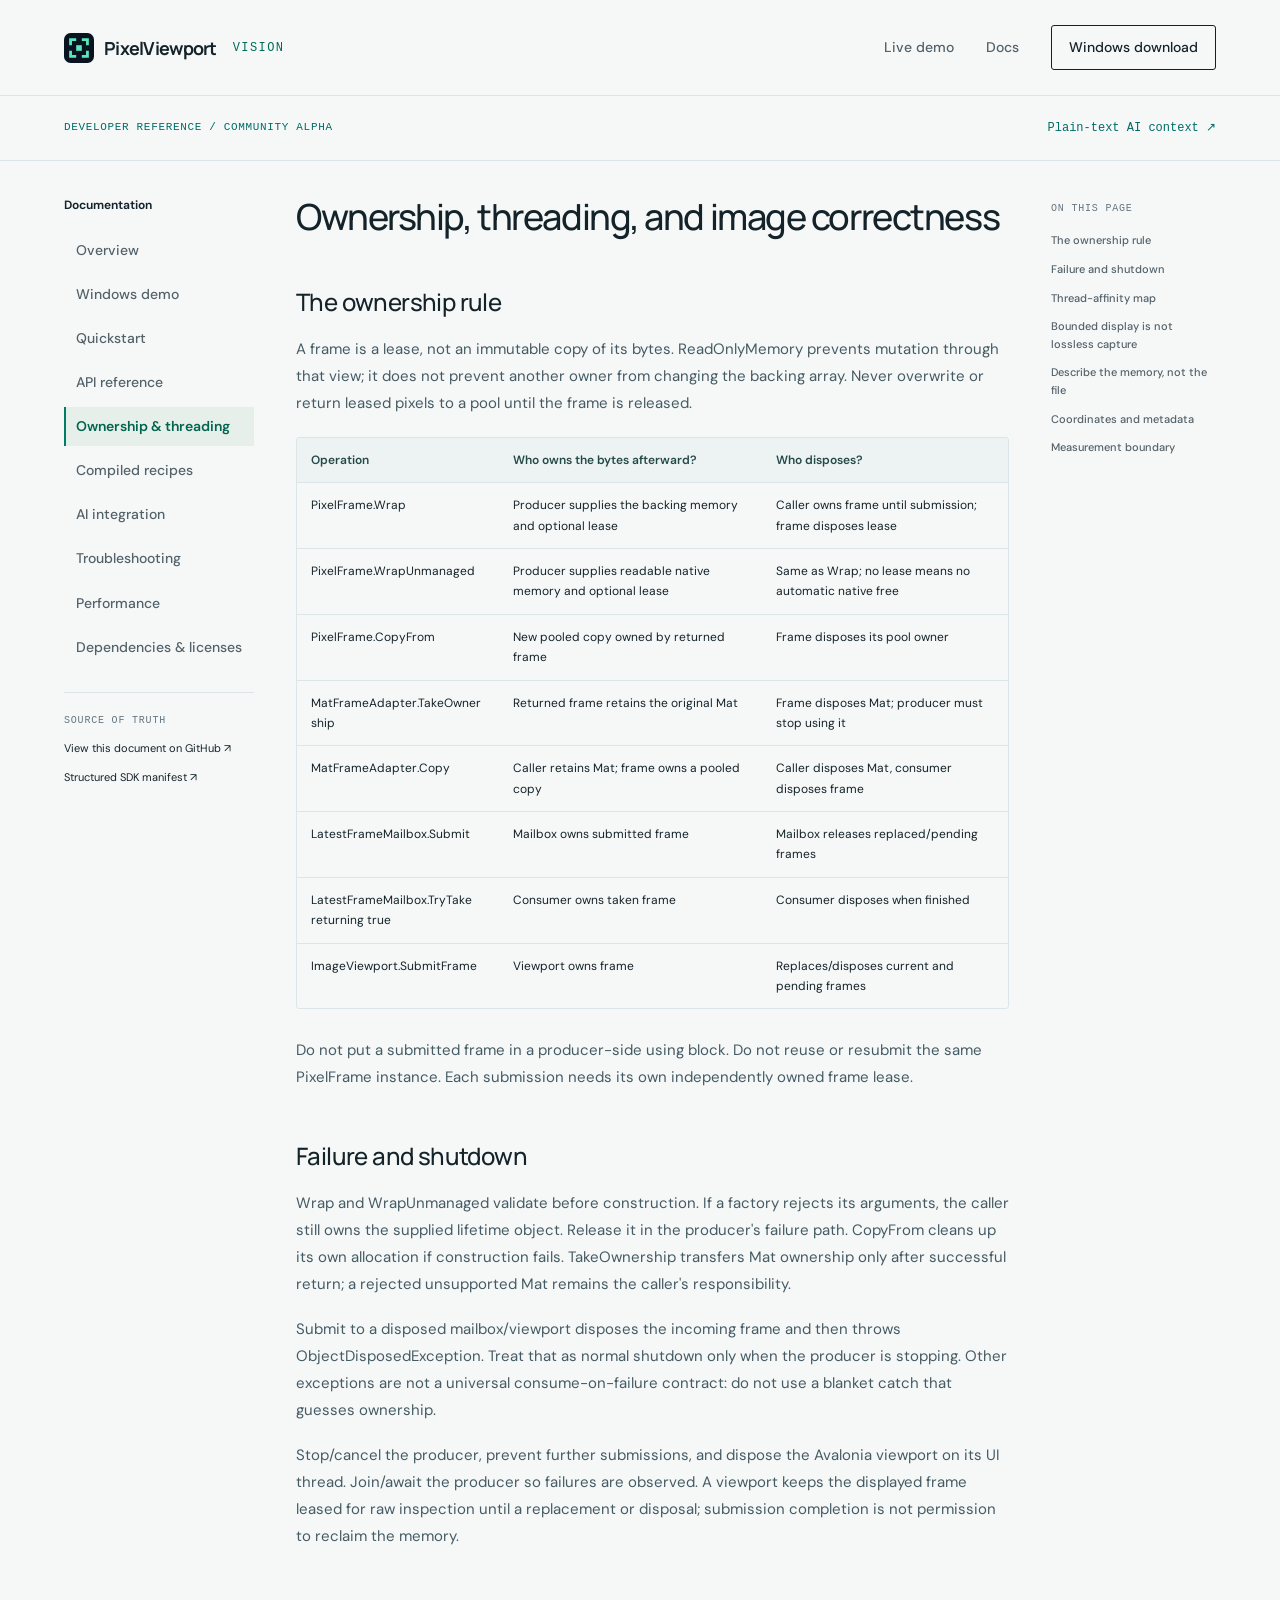
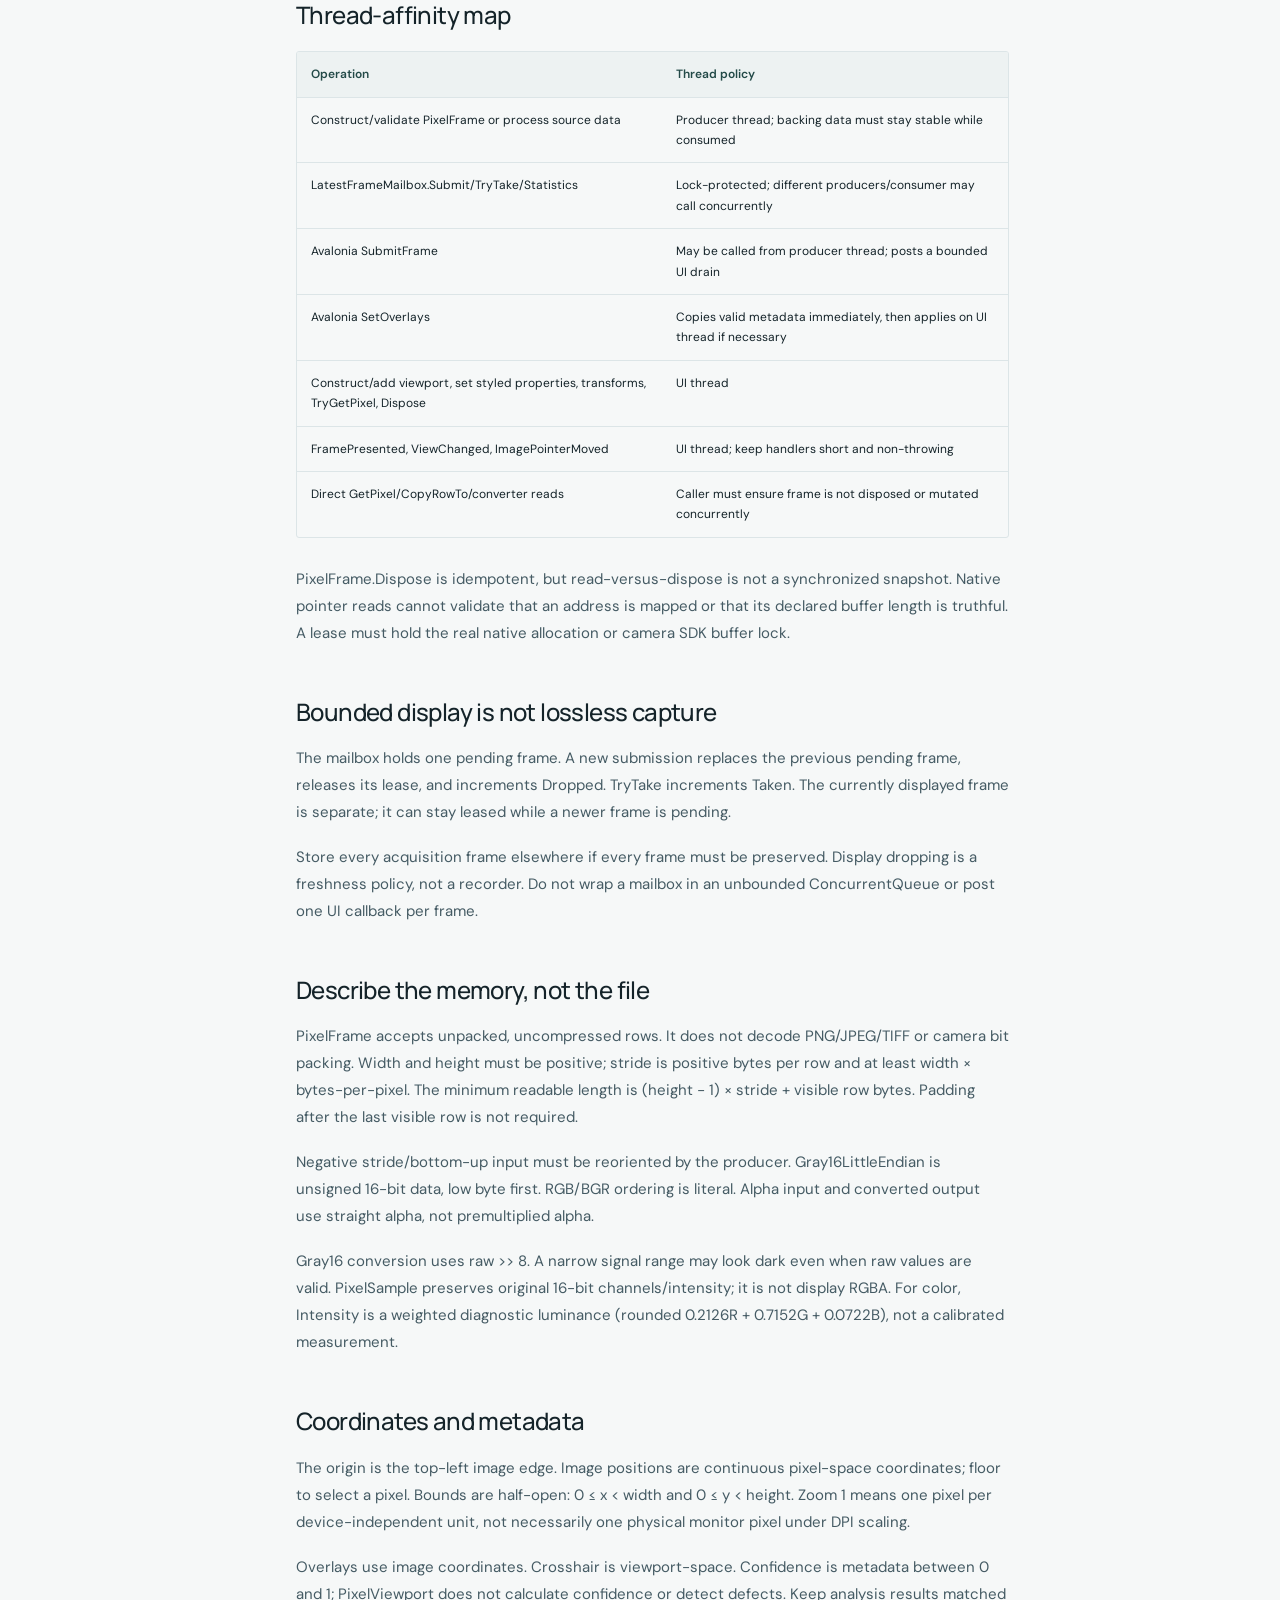
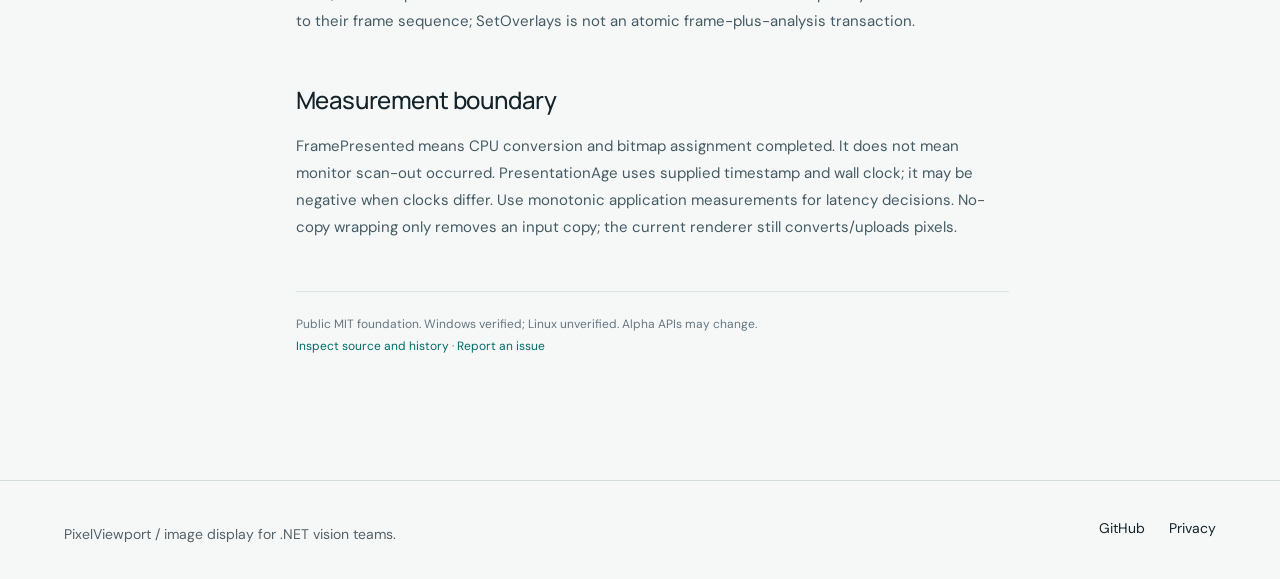
<file: site/ownership.html>
<!doctype html>
<html lang="en"><head><meta charset="utf-8"><meta name="viewport" content="width=device-width, initial-scale=1"><title>Ownership &amp; threading — PixelViewport documentation</title><meta name="description" content="PixelViewport Community SDK: Ownership &amp; threading. Versioned contracts, compiled examples, and explicit evaluation boundaries."><link rel="canonical" href="https://pixelviewport-vision.glassyloach1.chatgpt.site/ownership.html"><link rel="icon" href="favicon.svg"><link rel="stylesheet" href="styles.css"><link rel="stylesheet" href="docs.css"></head>
<body class="docs-body"><a class="skip" href="#doc-content">Skip to content</a><header class="header wrap"><a class="brand" href="index.html"><img class="brand-mark" src="favicon.svg" alt="" width="30" height="30">PixelViewport<span class="brand-vision">VISION</span></a><nav aria-label="Main navigation"><a href="index.html#playground">Live demo</a><a href="docs.html">Docs</a><a class="nav-cta" href="demo.html">Windows download</a></nav></header>
<div class="doc-status wrap"><span>DEVELOPER REFERENCE / COMMUNITY ALPHA</span><a href="llms-full.txt">Plain-text AI context ↗</a></div>
<div class="doc-layout wrap"><aside class="doc-nav"><details open><summary>Documentation</summary><nav aria-label="Documentation"><a href="docs.html">Overview</a><a href="demo.html">Windows demo</a><a href="quickstart.html">Quickstart</a><a href="api.html">API reference</a><a href="ownership.html" aria-current="page">Ownership &amp; threading</a><a href="recipes.html">Compiled recipes</a><a href="ai-integration.html">AI integration</a><a href="troubleshooting.html">Troubleshooting</a><a href="performance-guide.html">Performance</a><a href="dependencies.html">Dependencies &amp; licenses</a></nav></details><div class="doc-source"><span>SOURCE OF TRUTH</span><a href="https://github.com/TheEdster3/PixelViewport/blob/main/docs/ownership.md">View this document on GitHub ↗</a><a href="sdk-manifest.json">Structured SDK manifest ↗</a></div></aside><main id="doc-content" class="doc-content"><h1 id="ownership-threading-and-image-correctness">Ownership, threading, and image correctness</h1>
<h2 id="the-ownership-rule">The ownership rule</h2>
<p>A frame is a lease, not an immutable copy of its bytes. ReadOnlyMemory prevents mutation through that view; it does not prevent another owner from changing the backing array. Never overwrite or return leased pixels to a pool until the frame is released.</p>
<div class="doc-table" tabindex="0" role="region" aria-label="Reference table"><table><thead><tr><th scope="col">Operation</th><th scope="col">Who owns the bytes afterward?</th><th scope="col">Who disposes?</th></tr></thead><tbody><tr><td>PixelFrame.Wrap</td><td>Producer supplies the backing memory and optional lease</td><td>Caller owns frame until submission; frame disposes lease</td></tr><tr><td>PixelFrame.WrapUnmanaged</td><td>Producer supplies readable native memory and optional lease</td><td>Same as Wrap; no lease means no automatic native free</td></tr><tr><td>PixelFrame.CopyFrom</td><td>New pooled copy owned by returned frame</td><td>Frame disposes its pool owner</td></tr><tr><td>MatFrameAdapter.TakeOwnership</td><td>Returned frame retains the original Mat</td><td>Frame disposes Mat; producer must stop using it</td></tr><tr><td>MatFrameAdapter.Copy</td><td>Caller retains Mat; frame owns a pooled copy</td><td>Caller disposes Mat, consumer disposes frame</td></tr><tr><td>LatestFrameMailbox.Submit</td><td>Mailbox owns submitted frame</td><td>Mailbox releases replaced/pending frames</td></tr><tr><td>LatestFrameMailbox.TryTake returning true</td><td>Consumer owns taken frame</td><td>Consumer disposes when finished</td></tr><tr><td>ImageViewport.SubmitFrame</td><td>Viewport owns frame</td><td>Replaces/disposes current and pending frames</td></tr></tbody></table></div>
<p>Do not put a submitted frame in a producer-side using block. Do not reuse or resubmit the same PixelFrame instance. Each submission needs its own independently owned frame lease.</p>
<h2 id="failure-and-shutdown">Failure and shutdown</h2>
<p>Wrap and WrapUnmanaged validate before construction. If a factory rejects its arguments, the caller still owns the supplied lifetime object. Release it in the producer's failure path. CopyFrom cleans up its own allocation if construction fails. TakeOwnership transfers Mat ownership only after successful return; a rejected unsupported Mat remains the caller's responsibility.</p>
<p>Submit to a disposed mailbox/viewport disposes the incoming frame and then throws ObjectDisposedException. Treat that as normal shutdown only when the producer is stopping. Other exceptions are not a universal consume-on-failure contract: do not use a blanket catch that guesses ownership.</p>
<p>Stop/cancel the producer, prevent further submissions, and dispose the Avalonia viewport on its UI thread. Join/await the producer so failures are observed. A viewport keeps the displayed frame leased for raw inspection until a replacement or disposal; submission completion is not permission to reclaim the memory.</p>
<h2 id="thread-affinity-map">Thread-affinity map</h2>
<div class="doc-table" tabindex="0" role="region" aria-label="Reference table"><table><thead><tr><th scope="col">Operation</th><th scope="col">Thread policy</th></tr></thead><tbody><tr><td>Construct/validate PixelFrame or process source data</td><td>Producer thread; backing data must stay stable while consumed</td></tr><tr><td>LatestFrameMailbox.Submit/TryTake/Statistics</td><td>Lock-protected; different producers/consumer may call concurrently</td></tr><tr><td>Avalonia SubmitFrame</td><td>May be called from producer thread; posts a bounded UI drain</td></tr><tr><td>Avalonia SetOverlays</td><td>Copies valid metadata immediately, then applies on UI thread if necessary</td></tr><tr><td>Construct/add viewport, set styled properties, transforms, TryGetPixel, Dispose</td><td>UI thread</td></tr><tr><td>FramePresented, ViewChanged, ImagePointerMoved</td><td>UI thread; keep handlers short and non-throwing</td></tr><tr><td>Direct GetPixel/CopyRowTo/converter reads</td><td>Caller must ensure frame is not disposed or mutated concurrently</td></tr></tbody></table></div>
<p>PixelFrame.Dispose is idempotent, but read-versus-dispose is not a synchronized snapshot. Native pointer reads cannot validate that an address is mapped or that its declared buffer length is truthful. A lease must hold the real native allocation or camera SDK buffer lock.</p>
<h2 id="bounded-display-is-not-lossless-capture">Bounded display is not lossless capture</h2>
<p>The mailbox holds one pending frame. A new submission replaces the previous pending frame, releases its lease, and increments Dropped. TryTake increments Taken. The currently displayed frame is separate; it can stay leased while a newer frame is pending.</p>
<p>Store every acquisition frame elsewhere if every frame must be preserved. Display dropping is a freshness policy, not a recorder. Do not wrap a mailbox in an unbounded ConcurrentQueue or post one UI callback per frame.</p>
<h2 id="describe-the-memory-not-the-file">Describe the memory, not the file</h2>
<p>PixelFrame accepts unpacked, uncompressed rows. It does not decode PNG/JPEG/TIFF or camera bit packing. Width and height must be positive; stride is positive bytes per row and at least width × bytes-per-pixel. The minimum readable length is (height − 1) × stride + visible row bytes. Padding after the last visible row is not required.</p>
<p>Negative stride/bottom-up input must be reoriented by the producer. Gray16LittleEndian is unsigned 16-bit data, low byte first. RGB/BGR ordering is literal. Alpha input and converted output use straight alpha, not premultiplied alpha.</p>
<p>Gray16 conversion uses raw &gt;&gt; 8. A narrow signal range may look dark even when raw values are valid. PixelSample preserves original 16-bit channels/intensity; it is not display RGBA. For color, Intensity is a weighted diagnostic luminance (rounded 0.2126R + 0.7152G + 0.0722B), not a calibrated measurement.</p>
<h2 id="coordinates-and-metadata">Coordinates and metadata</h2>
<p>The origin is the top-left image edge. Image positions are continuous pixel-space coordinates; floor to select a pixel. Bounds are half-open: 0 ≤ x &lt; width and 0 ≤ y &lt; height. Zoom 1 means one pixel per device-independent unit, not necessarily one physical monitor pixel under DPI scaling.</p>
<p>Overlays use image coordinates. Crosshair is viewport-space. Confidence is metadata between 0 and 1; PixelViewport does not calculate confidence or detect defects. Keep analysis results matched to their frame sequence; SetOverlays is not an atomic frame-plus-analysis transaction.</p>
<h2 id="measurement-boundary">Measurement boundary</h2>
<p>FramePresented means CPU conversion and bitmap assignment completed. It does not mean monitor scan-out occurred. PresentationAge uses supplied timestamp and wall clock; it may be negative when clocks differ. Use monotonic application measurements for latency decisions. No-copy wrapping only removes an input copy; the current renderer still converts/uploads pixels.</p><div class="doc-end">Public MIT foundation. Windows verified; Linux unverified. Alpha APIs may change.<br><a href="https://github.com/TheEdster3/PixelViewport/blob/main/docs/ownership.md">Inspect source and history</a> · <a href="https://github.com/TheEdster3/PixelViewport/issues/new?template=bug.yml">Report an issue</a></div></main><aside class="doc-toc"><span>ON THIS PAGE</span><nav aria-label="On this page"><a href="#the-ownership-rule">The ownership rule</a><a href="#failure-and-shutdown">Failure and shutdown</a><a href="#thread-affinity-map">Thread-affinity map</a><a href="#bounded-display-is-not-lossless-capture">Bounded display is not lossless capture</a><a href="#describe-the-memory-not-the-file">Describe the memory, not the file</a><a href="#coordinates-and-metadata">Coordinates and metadata</a><a href="#measurement-boundary">Measurement boundary</a></nav></aside></div>
<footer class="footer wrap"><p>PixelViewport / image display for .NET vision teams.</p><div class="footer-links"><a href="https://github.com/TheEdster3/PixelViewport">GitHub</a><a href="privacy.html">Privacy</a></div></footer></body></html>
</file>
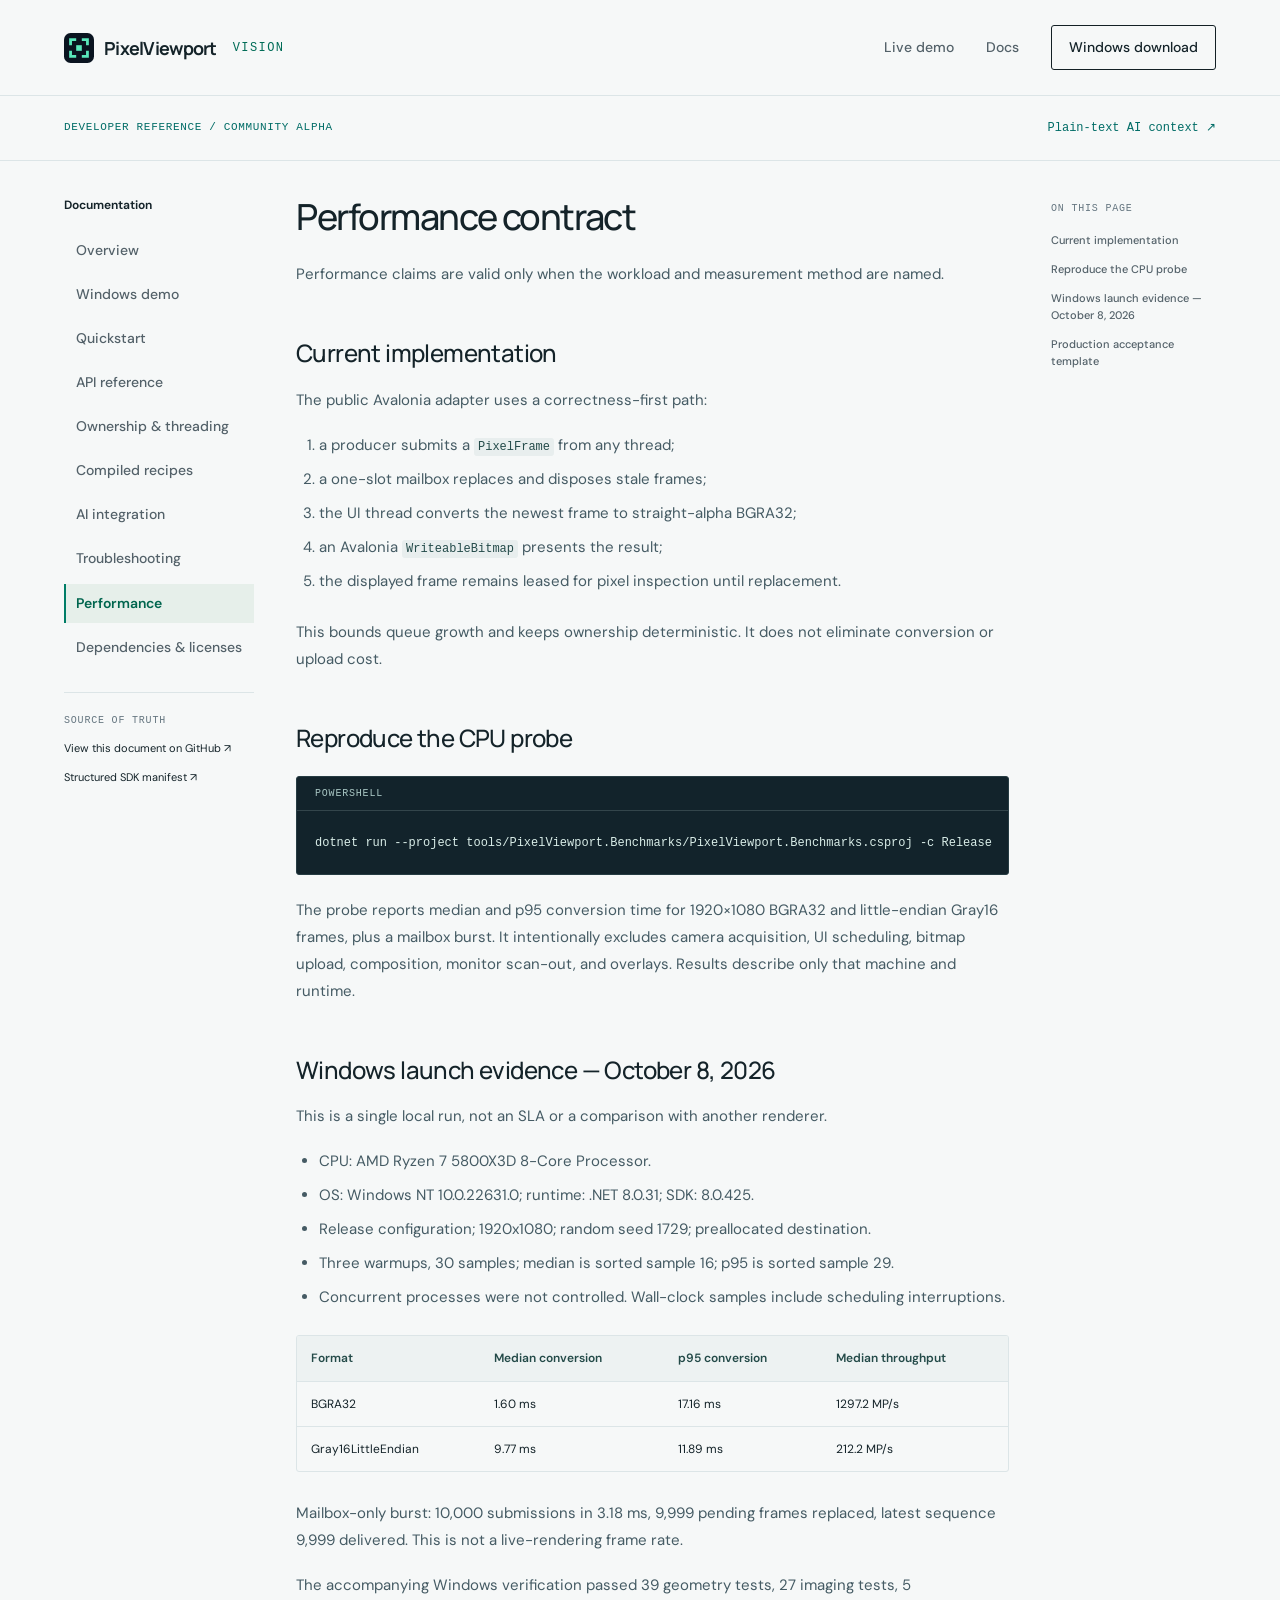
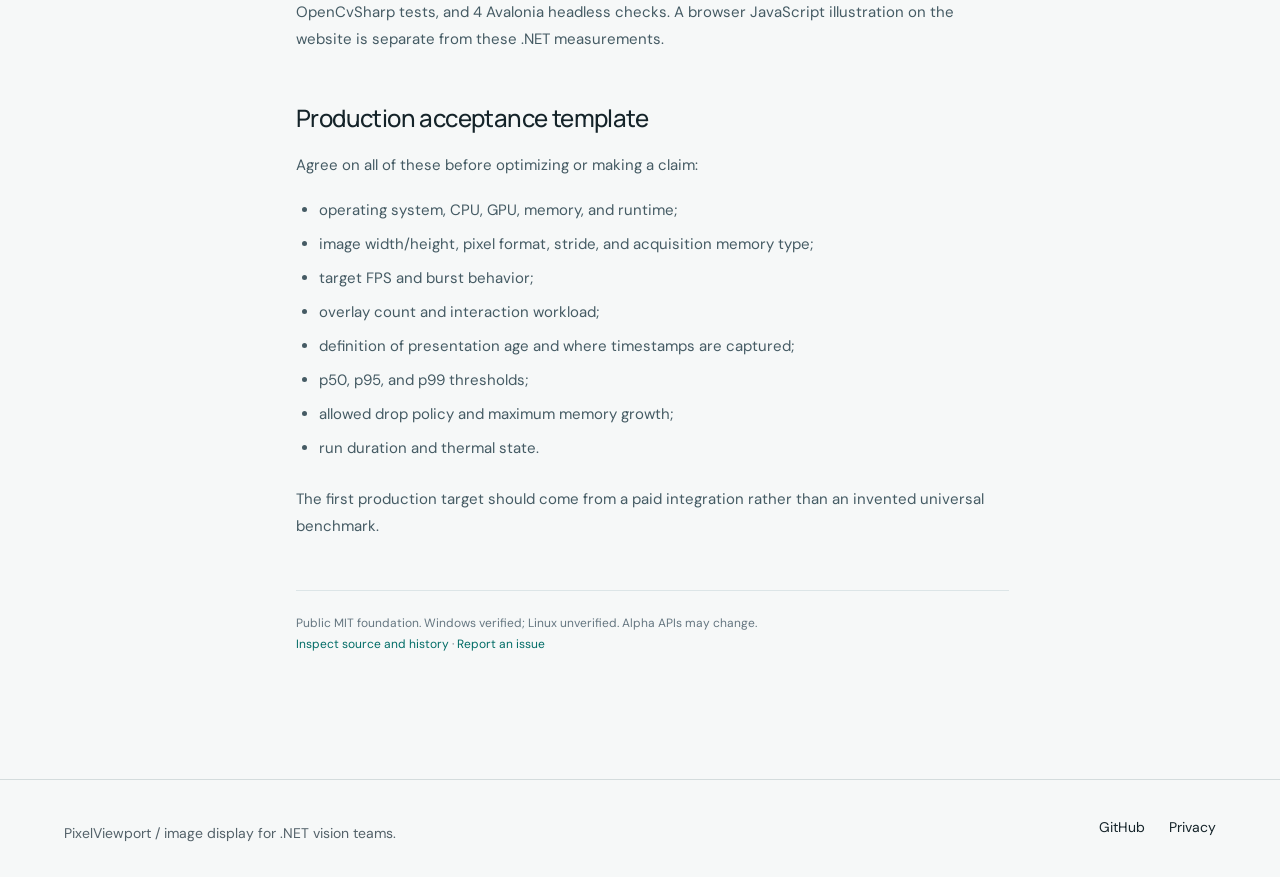
<file: site/performance-guide.html>
<!doctype html>
<html lang="en"><head><meta charset="utf-8"><meta name="viewport" content="width=device-width, initial-scale=1"><title>Performance — PixelViewport documentation</title><meta name="description" content="PixelViewport Community SDK: Performance. Versioned contracts, compiled examples, and explicit evaluation boundaries."><link rel="canonical" href="https://pixelviewport-vision.glassyloach1.chatgpt.site/performance-guide.html"><link rel="icon" href="favicon.svg"><link rel="stylesheet" href="styles.css"><link rel="stylesheet" href="docs.css"></head>
<body class="docs-body"><a class="skip" href="#doc-content">Skip to content</a><header class="header wrap"><a class="brand" href="index.html"><img class="brand-mark" src="favicon.svg" alt="" width="30" height="30">PixelViewport<span class="brand-vision">VISION</span></a><nav aria-label="Main navigation"><a href="index.html#playground">Live demo</a><a href="docs.html">Docs</a><a class="nav-cta" href="demo.html">Windows download</a></nav></header>
<div class="doc-status wrap"><span>DEVELOPER REFERENCE / COMMUNITY ALPHA</span><a href="llms-full.txt">Plain-text AI context ↗</a></div>
<div class="doc-layout wrap"><aside class="doc-nav"><details open><summary>Documentation</summary><nav aria-label="Documentation"><a href="docs.html">Overview</a><a href="demo.html">Windows demo</a><a href="quickstart.html">Quickstart</a><a href="api.html">API reference</a><a href="ownership.html">Ownership &amp; threading</a><a href="recipes.html">Compiled recipes</a><a href="ai-integration.html">AI integration</a><a href="troubleshooting.html">Troubleshooting</a><a href="performance-guide.html" aria-current="page">Performance</a><a href="dependencies.html">Dependencies &amp; licenses</a></nav></details><div class="doc-source"><span>SOURCE OF TRUTH</span><a href="https://github.com/TheEdster3/PixelViewport/blob/main/docs/performance.md">View this document on GitHub ↗</a><a href="sdk-manifest.json">Structured SDK manifest ↗</a></div></aside><main id="doc-content" class="doc-content"><h1 id="performance-contract">Performance contract</h1>
<p>Performance claims are valid only when the workload and measurement method are named.</p>
<h2 id="current-implementation">Current implementation</h2>
<p>The public Avalonia adapter uses a correctness-first path:</p>
<ol><li>a producer submits a <code>PixelFrame</code> from any thread;</li><li>a one-slot mailbox replaces and disposes stale frames;</li><li>the UI thread converts the newest frame to straight-alpha BGRA32;</li><li>an Avalonia <code>WriteableBitmap</code> presents the result;</li><li>the displayed frame remains leased for pixel inspection until replacement.</li></ol>
<p>This bounds queue growth and keeps ownership deterministic. It does not eliminate conversion or upload cost.</p>
<h2 id="reproduce-the-cpu-probe">Reproduce the CPU probe</h2>
<div class="doc-code"><span>powershell</span><pre><code>dotnet run --project tools/PixelViewport.Benchmarks/PixelViewport.Benchmarks.csproj -c Release</code></pre></div>
<p>The probe reports median and p95 conversion time for 1920×1080 BGRA32 and little-endian Gray16 frames, plus a mailbox burst. It intentionally excludes camera acquisition, UI scheduling, bitmap upload, composition, monitor scan-out, and overlays. Results describe only that machine and runtime.</p>
<h2 id="windows-launch-evidence-october-8-2026">Windows launch evidence — October 8, 2026</h2>
<p>This is a single local run, not an SLA or a comparison with another renderer.</p>
<ul><li>CPU: AMD Ryzen 7 5800X3D 8-Core Processor.</li><li>OS: Windows NT 10.0.22631.0; runtime: .NET 8.0.31; SDK: 8.0.425.</li><li>Release configuration; 1920x1080; random seed 1729; preallocated destination.</li><li>Three warmups, 30 samples; median is sorted sample 16; p95 is sorted sample 29.</li><li>Concurrent processes were not controlled. Wall-clock samples include scheduling interruptions.</li></ul>
<div class="doc-table" tabindex="0" role="region" aria-label="Reference table"><table><thead><tr><th scope="col">Format</th><th scope="col">Median conversion</th><th scope="col">p95 conversion</th><th scope="col">Median throughput</th></tr></thead><tbody><tr><td>BGRA32</td><td>1.60 ms</td><td>17.16 ms</td><td>1297.2 MP/s</td></tr><tr><td>Gray16LittleEndian</td><td>9.77 ms</td><td>11.89 ms</td><td>212.2 MP/s</td></tr></tbody></table></div>
<p>Mailbox-only burst: 10,000 submissions in 3.18 ms, 9,999 pending frames replaced, latest sequence 9,999 delivered. This is not a live-rendering frame rate.</p>
<p>The accompanying Windows verification passed 39 geometry tests, 27 imaging tests, 5 OpenCvSharp tests, and 4 Avalonia headless checks. A browser JavaScript illustration on the website is separate from these .NET measurements.</p>
<h2 id="production-acceptance-template">Production acceptance template</h2>
<p>Agree on all of these before optimizing or making a claim:</p>
<ul><li>operating system, CPU, GPU, memory, and runtime;</li><li>image width/height, pixel format, stride, and acquisition memory type;</li><li>target FPS and burst behavior;</li><li>overlay count and interaction workload;</li><li>definition of presentation age and where timestamps are captured;</li><li>p50, p95, and p99 thresholds;</li><li>allowed drop policy and maximum memory growth;</li><li>run duration and thermal state.</li></ul>
<p>The first production target should come from a paid integration rather than an invented universal benchmark.</p><div class="doc-end">Public MIT foundation. Windows verified; Linux unverified. Alpha APIs may change.<br><a href="https://github.com/TheEdster3/PixelViewport/blob/main/docs/performance.md">Inspect source and history</a> · <a href="https://github.com/TheEdster3/PixelViewport/issues/new?template=bug.yml">Report an issue</a></div></main><aside class="doc-toc"><span>ON THIS PAGE</span><nav aria-label="On this page"><a href="#current-implementation">Current implementation</a><a href="#reproduce-the-cpu-probe">Reproduce the CPU probe</a><a href="#windows-launch-evidence-october-8-2026">Windows launch evidence — October 8, 2026</a><a href="#production-acceptance-template">Production acceptance template</a></nav></aside></div>
<footer class="footer wrap"><p>PixelViewport / image display for .NET vision teams.</p><div class="footer-links"><a href="https://github.com/TheEdster3/PixelViewport">GitHub</a><a href="privacy.html">Privacy</a></div></footer></body></html>
</file>
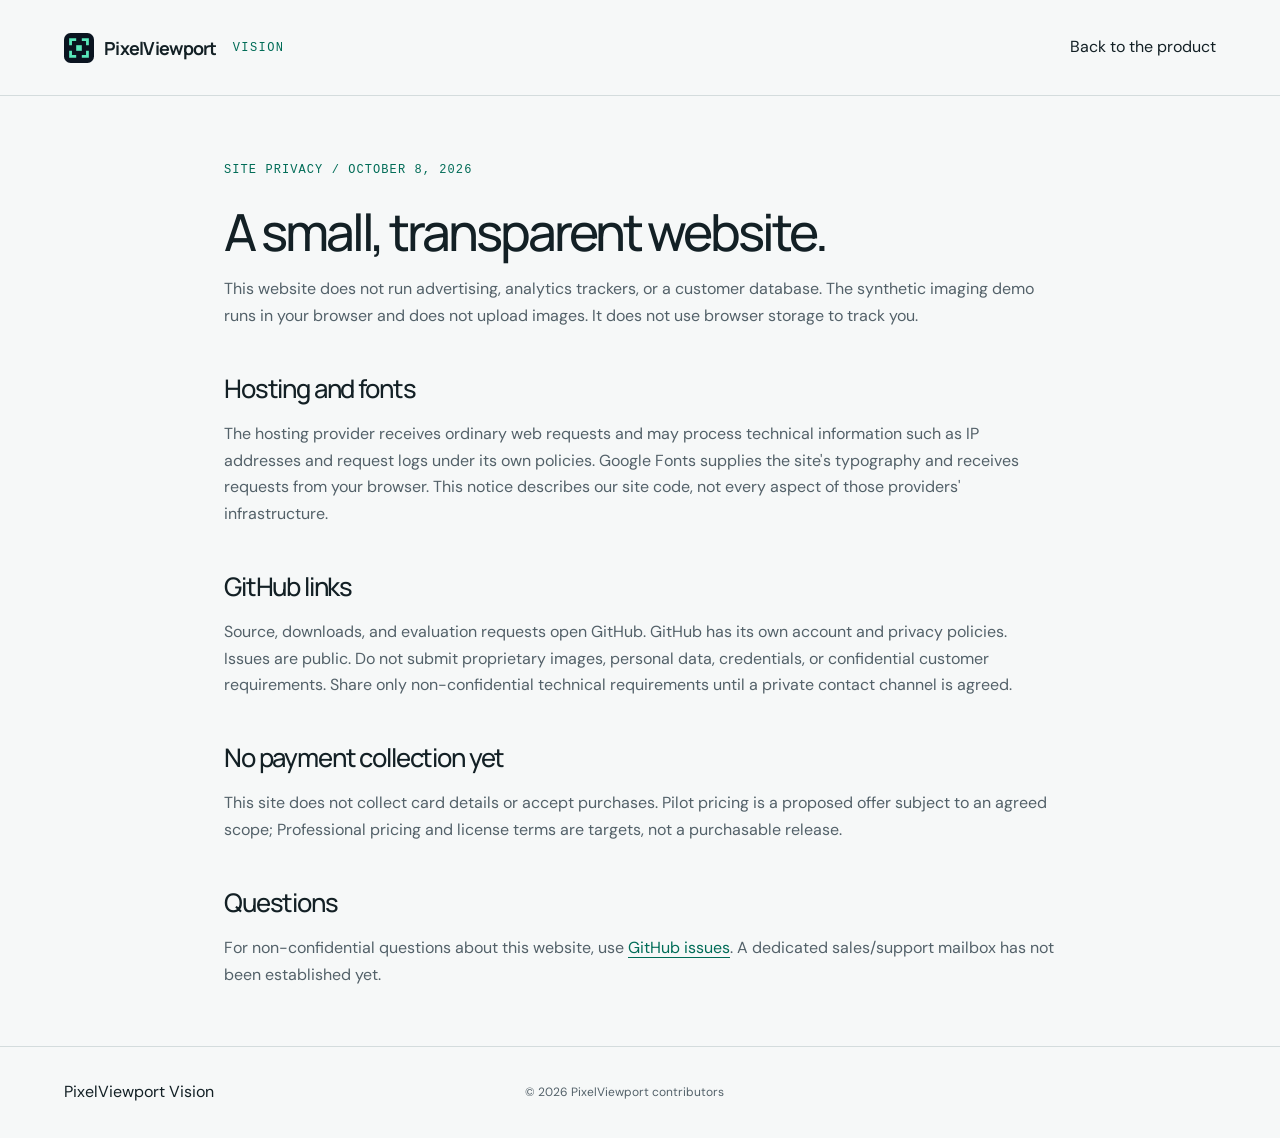
<file: site/privacy.html>
<!doctype html><html lang="en"><head><meta charset="utf-8"><meta name="viewport" content="width=device-width,initial-scale=1"><meta name="description" content="How PixelViewport handles website requests, demo data, GitHub links, and evaluation enquiries."><link rel="icon" type="image/svg+xml" href="favicon.svg"><meta name="viewport" content="width=device-width,initial-scale=1"><title>Privacy — PixelViewport Vision</title><link rel="stylesheet" href="styles.css"></head><body><header class="header wrap"><a class="brand" href="index.html"><img class="brand-mark" src="favicon.svg" alt="" width="30" height="30">PixelViewport<span class="brand-vision">VISION</span></a><a href="index.html">Back to the product</a></header><main class="article wrap"><div class="eyebrow">SITE PRIVACY / OCTOBER 8, 2026</div><h1>A small, transparent website.</h1><p>This website does not run advertising, analytics trackers, or a customer database. The synthetic imaging demo runs in your browser and does not upload images. It does not use browser storage to track you.</p><h2>Hosting and fonts</h2><p>The hosting provider receives ordinary web requests and may process technical information such as IP addresses and request logs under its own policies. Google Fonts supplies the site's typography and receives requests from your browser. This notice describes our site code, not every aspect of those providers' infrastructure.</p><h2>GitHub links</h2><p>Source, downloads, and evaluation requests open GitHub. GitHub has its own account and privacy policies. Issues are public. Do not submit proprietary images, personal data, credentials, or confidential customer requirements. Share only non-confidential technical requirements until a private contact channel is agreed.</p><h2>No payment collection yet</h2><p>This site does not collect card details or accept purchases. Pilot pricing is a proposed offer subject to an agreed scope; Professional pricing and license terms are targets, not a purchasable release.</p><h2>Questions</h2><p>For non-confidential questions about this website, use <a href="https://github.com/TheEdster3/PixelViewport/issues">GitHub issues</a>. A dedicated sales/support mailbox has not been established yet.</p></main><footer class="footer wrap"><a href="index.html">PixelViewport Vision</a><small>© 2026 PixelViewport contributors</small></footer></body></html>
</file>
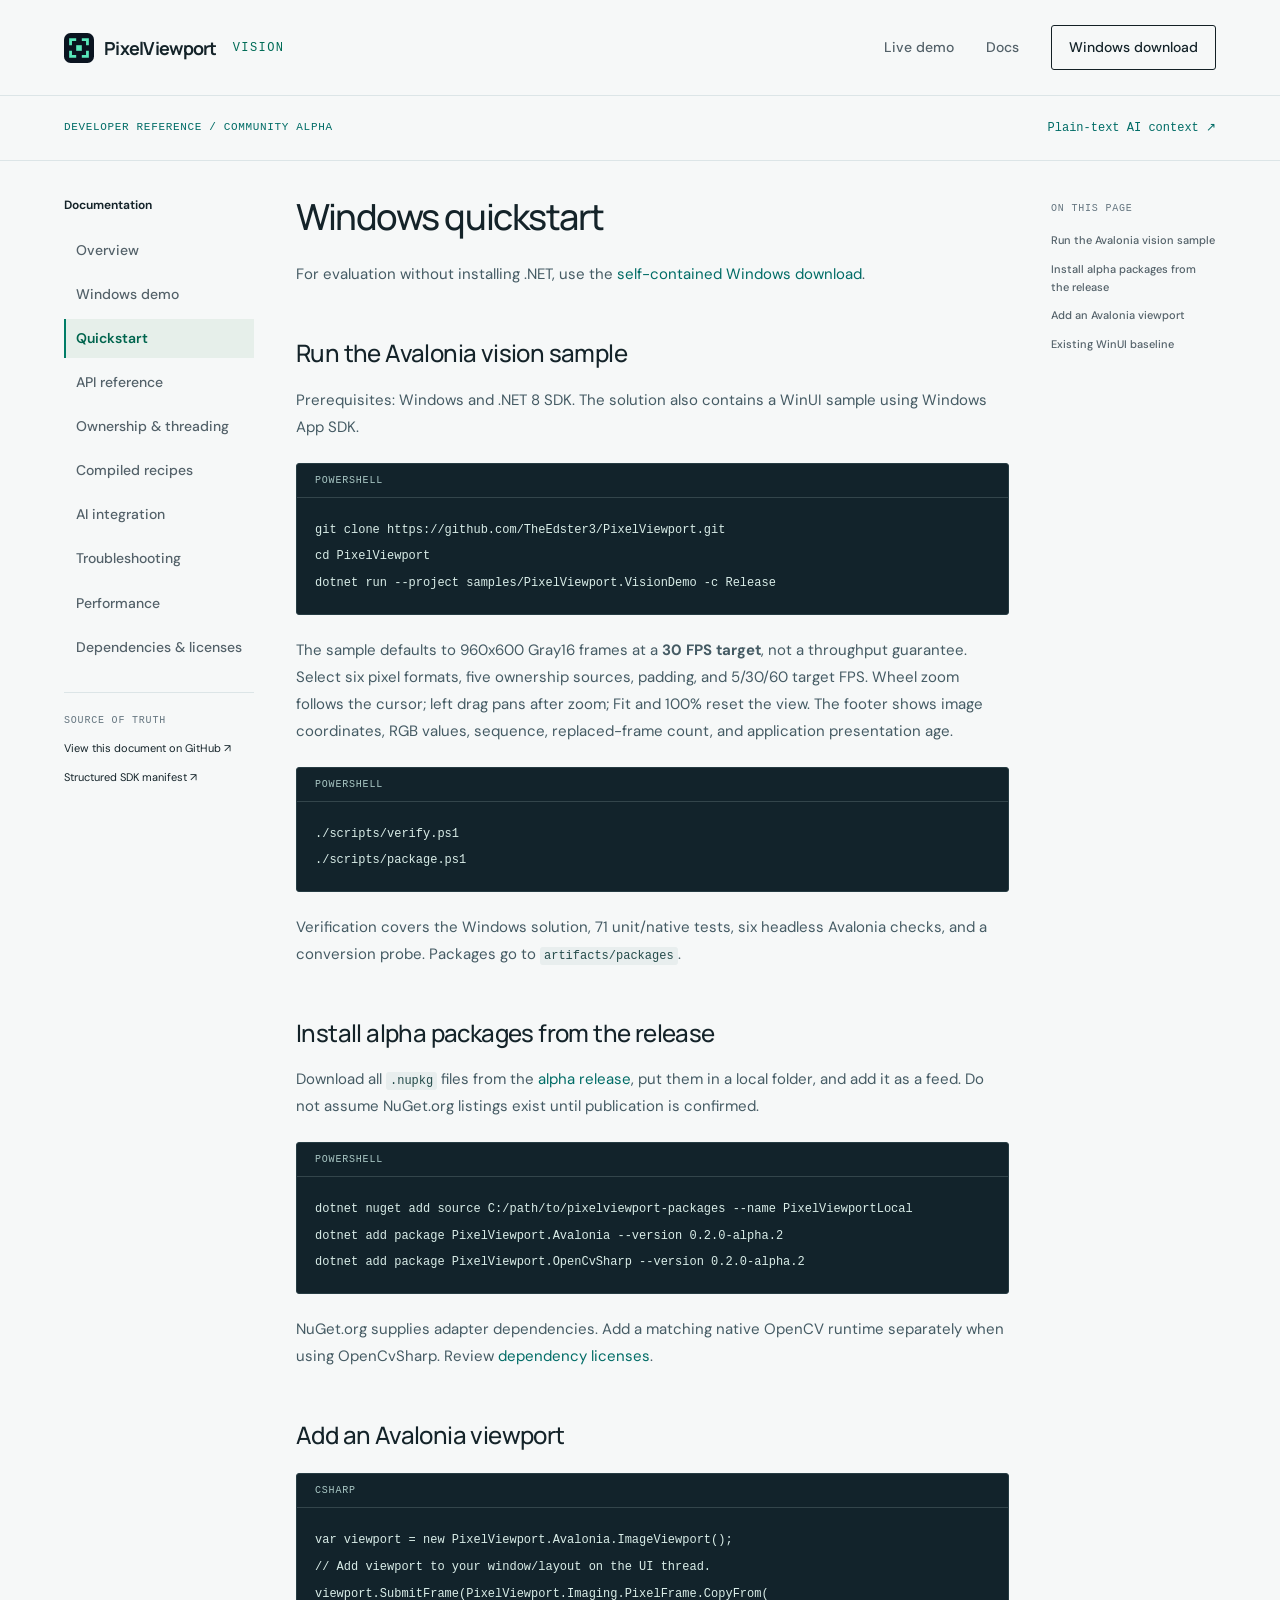
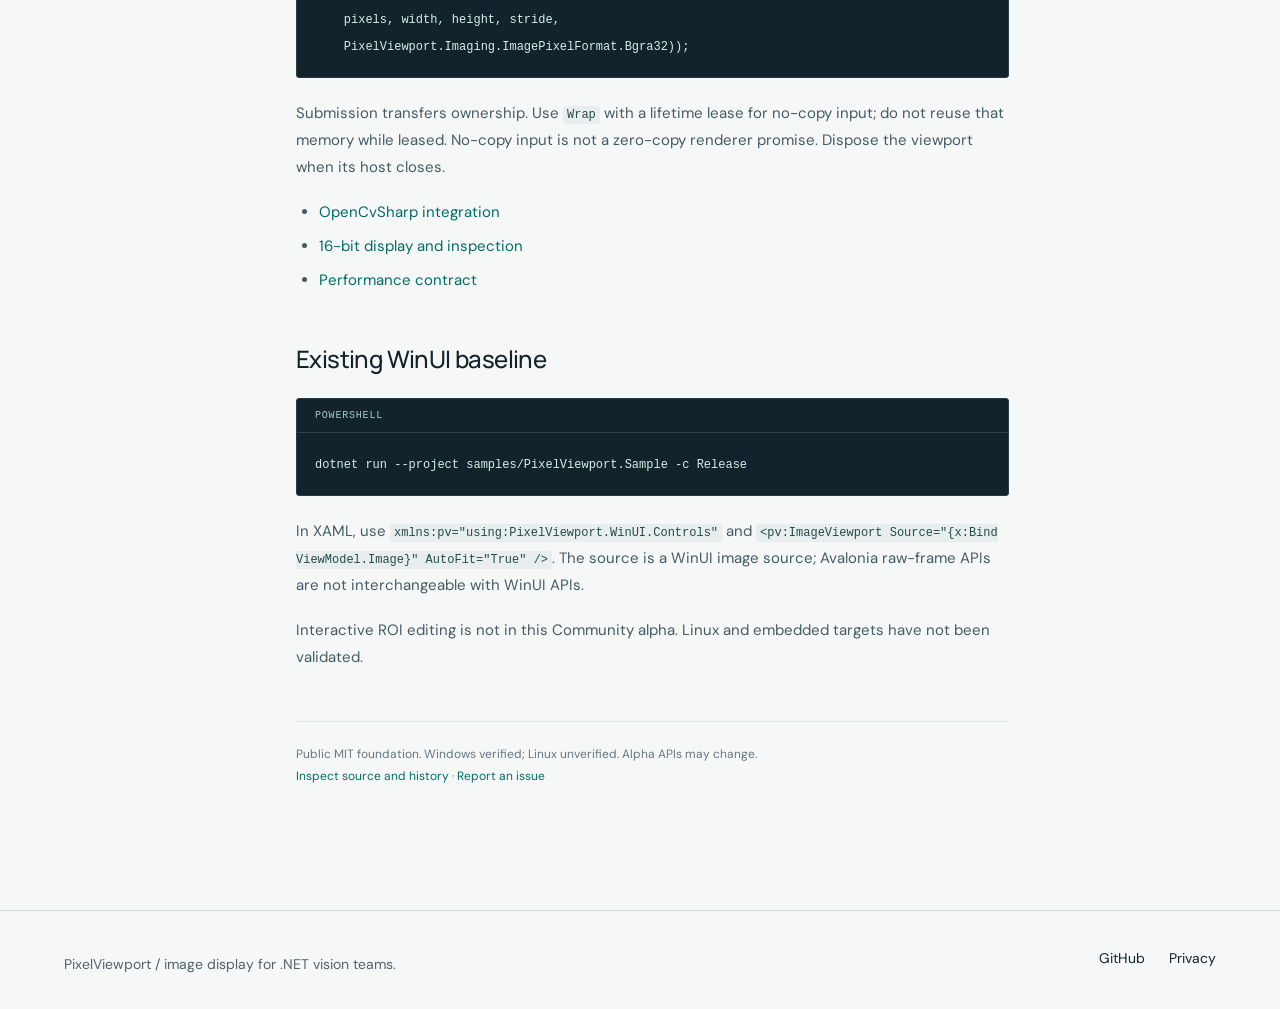
<file: site/quickstart.html>
<!doctype html>
<html lang="en"><head><meta charset="utf-8"><meta name="viewport" content="width=device-width, initial-scale=1"><title>Quickstart — PixelViewport documentation</title><meta name="description" content="PixelViewport Community SDK: Quickstart. Versioned contracts, compiled examples, and explicit evaluation boundaries."><link rel="canonical" href="https://pixelviewport-vision.glassyloach1.chatgpt.site/quickstart.html"><link rel="icon" href="favicon.svg"><link rel="stylesheet" href="styles.css"><link rel="stylesheet" href="docs.css"></head>
<body class="docs-body"><a class="skip" href="#doc-content">Skip to content</a><header class="header wrap"><a class="brand" href="index.html"><img class="brand-mark" src="favicon.svg" alt="" width="30" height="30">PixelViewport<span class="brand-vision">VISION</span></a><nav aria-label="Main navigation"><a href="index.html#playground">Live demo</a><a href="docs.html">Docs</a><a class="nav-cta" href="demo.html">Windows download</a></nav></header>
<div class="doc-status wrap"><span>DEVELOPER REFERENCE / COMMUNITY ALPHA</span><a href="llms-full.txt">Plain-text AI context ↗</a></div>
<div class="doc-layout wrap"><aside class="doc-nav"><details open><summary>Documentation</summary><nav aria-label="Documentation"><a href="docs.html">Overview</a><a href="demo.html">Windows demo</a><a href="quickstart.html" aria-current="page">Quickstart</a><a href="api.html">API reference</a><a href="ownership.html">Ownership &amp; threading</a><a href="recipes.html">Compiled recipes</a><a href="ai-integration.html">AI integration</a><a href="troubleshooting.html">Troubleshooting</a><a href="performance-guide.html">Performance</a><a href="dependencies.html">Dependencies &amp; licenses</a></nav></details><div class="doc-source"><span>SOURCE OF TRUTH</span><a href="https://github.com/TheEdster3/PixelViewport/blob/main/docs/quickstart.md">View this document on GitHub ↗</a><a href="sdk-manifest.json">Structured SDK manifest ↗</a></div></aside><main id="doc-content" class="doc-content"><h1 id="windows-quickstart">Windows quickstart</h1>
<p>For evaluation without installing .NET, use the <a href="demo.html">self-contained Windows download</a>.</p>
<h2 id="run-the-avalonia-vision-sample">Run the Avalonia vision sample</h2>
<p>Prerequisites: Windows and .NET 8 SDK. The solution also contains a WinUI sample using Windows App SDK.</p>
<div class="doc-code"><span>powershell</span><pre><code>git clone https://github.com/TheEdster3/PixelViewport.git
cd PixelViewport
dotnet run --project samples/PixelViewport.VisionDemo -c Release</code></pre></div>
<p>The sample defaults to 960x600 Gray16 frames at a <strong>30 FPS target</strong>, not a throughput guarantee. Select six pixel formats, five ownership sources, padding, and 5/30/60 target FPS. Wheel zoom follows the cursor; left drag pans after zoom; Fit and 100% reset the view. The footer shows image coordinates, RGB values, sequence, replaced-frame count, and application presentation age.</p>
<div class="doc-code"><span>powershell</span><pre><code>./scripts/verify.ps1
./scripts/package.ps1</code></pre></div>
<p>Verification covers the Windows solution, 71 unit/native tests, six headless Avalonia checks, and a conversion probe. Packages go to <code>artifacts/packages</code>.</p>
<h2 id="install-alpha-packages-from-the-release">Install alpha packages from the release</h2>
<p>Download all <code>.nupkg</code> files from the <a href="https://github.com/TheEdster3/PixelViewport/releases">alpha release</a>, put them in a local folder, and add it as a feed. Do not assume NuGet.org listings exist until publication is confirmed.</p>
<div class="doc-code"><span>powershell</span><pre><code>dotnet nuget add source C:/path/to/pixelviewport-packages --name PixelViewportLocal
dotnet add package PixelViewport.Avalonia --version 0.2.0-alpha.2
dotnet add package PixelViewport.OpenCvSharp --version 0.2.0-alpha.2</code></pre></div>
<p>NuGet.org supplies adapter dependencies. Add a matching native OpenCV runtime separately when using OpenCvSharp. Review <a href="dependencies.html">dependency licenses</a>.</p>
<h2 id="add-an-avalonia-viewport">Add an Avalonia viewport</h2>
<div class="doc-code"><span>csharp</span><pre><code>var viewport = new PixelViewport.Avalonia.ImageViewport();
// Add viewport to your window/layout on the UI thread.
viewport.SubmitFrame(PixelViewport.Imaging.PixelFrame.CopyFrom(
    pixels, width, height, stride,
    PixelViewport.Imaging.ImagePixelFormat.Bgra32));</code></pre></div>
<p>Submission transfers ownership. Use <code>Wrap</code> with a lifetime lease for no-copy input; do not reuse that memory while leased. No-copy input is not a zero-copy renderer promise. Dispose the viewport when its host closes.</p>
<ul><li><a href="https://pixelviewport-vision.glassyloach1.chatgpt.site/opencv.html">OpenCvSharp integration</a></li><li><a href="https://pixelviewport-vision.glassyloach1.chatgpt.site/gray16.html">16-bit display and inspection</a></li><li><a href="performance-guide.html">Performance contract</a></li></ul>
<h2 id="existing-winui-baseline">Existing WinUI baseline</h2>
<div class="doc-code"><span>powershell</span><pre><code>dotnet run --project samples/PixelViewport.Sample -c Release</code></pre></div>
<p>In XAML, use <code>xmlns:pv=&quot;using:PixelViewport.WinUI.Controls&quot;</code> and <code>&lt;pv:ImageViewport Source=&quot;{x:Bind ViewModel.Image}&quot; AutoFit=&quot;True&quot; /&gt;</code>. The source is a WinUI image source; Avalonia raw-frame APIs are not interchangeable with WinUI APIs.</p>
<p>Interactive ROI editing is not in this Community alpha. Linux and embedded targets have not been validated.</p><div class="doc-end">Public MIT foundation. Windows verified; Linux unverified. Alpha APIs may change.<br><a href="https://github.com/TheEdster3/PixelViewport/blob/main/docs/quickstart.md">Inspect source and history</a> · <a href="https://github.com/TheEdster3/PixelViewport/issues/new?template=bug.yml">Report an issue</a></div></main><aside class="doc-toc"><span>ON THIS PAGE</span><nav aria-label="On this page"><a href="#run-the-avalonia-vision-sample">Run the Avalonia vision sample</a><a href="#install-alpha-packages-from-the-release">Install alpha packages from the release</a><a href="#add-an-avalonia-viewport">Add an Avalonia viewport</a><a href="#existing-winui-baseline">Existing WinUI baseline</a></nav></aside></div>
<footer class="footer wrap"><p>PixelViewport / image display for .NET vision teams.</p><div class="footer-links"><a href="https://github.com/TheEdster3/PixelViewport">GitHub</a><a href="privacy.html">Privacy</a></div></footer></body></html>
</file>
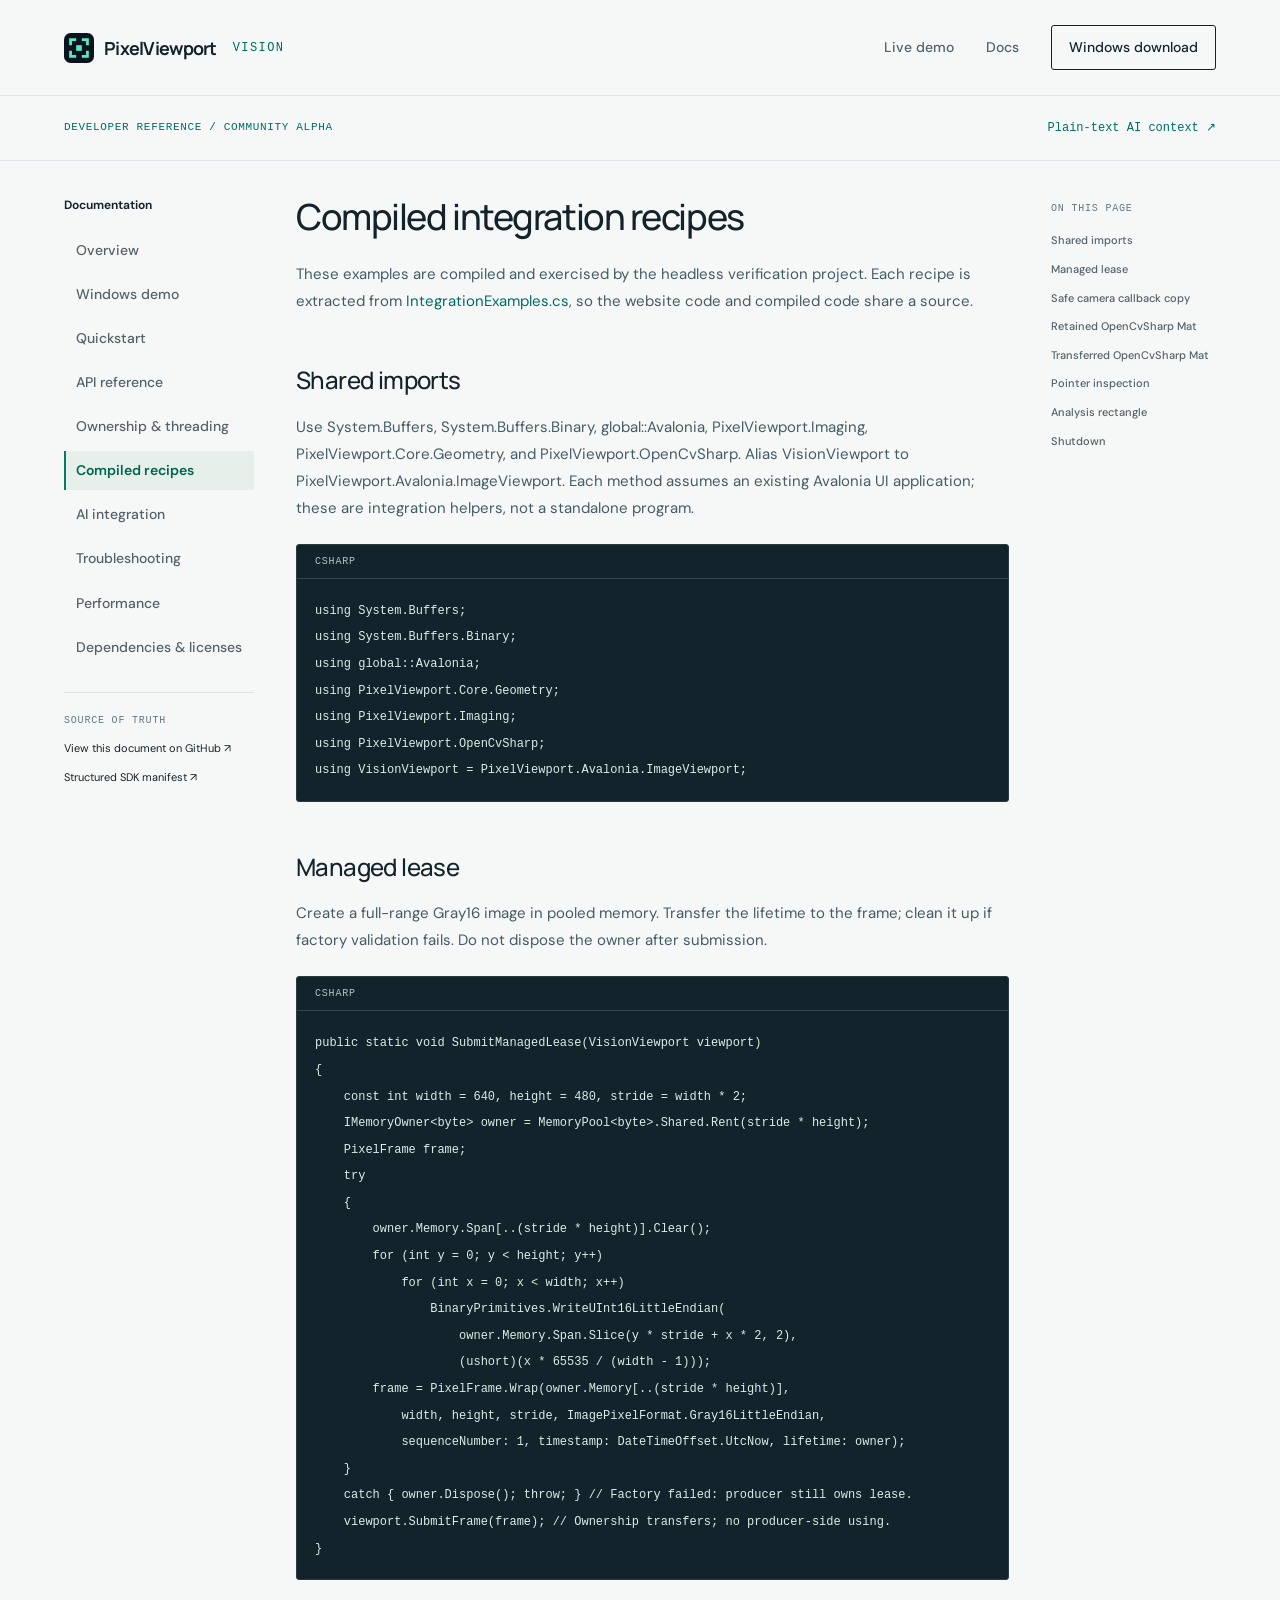
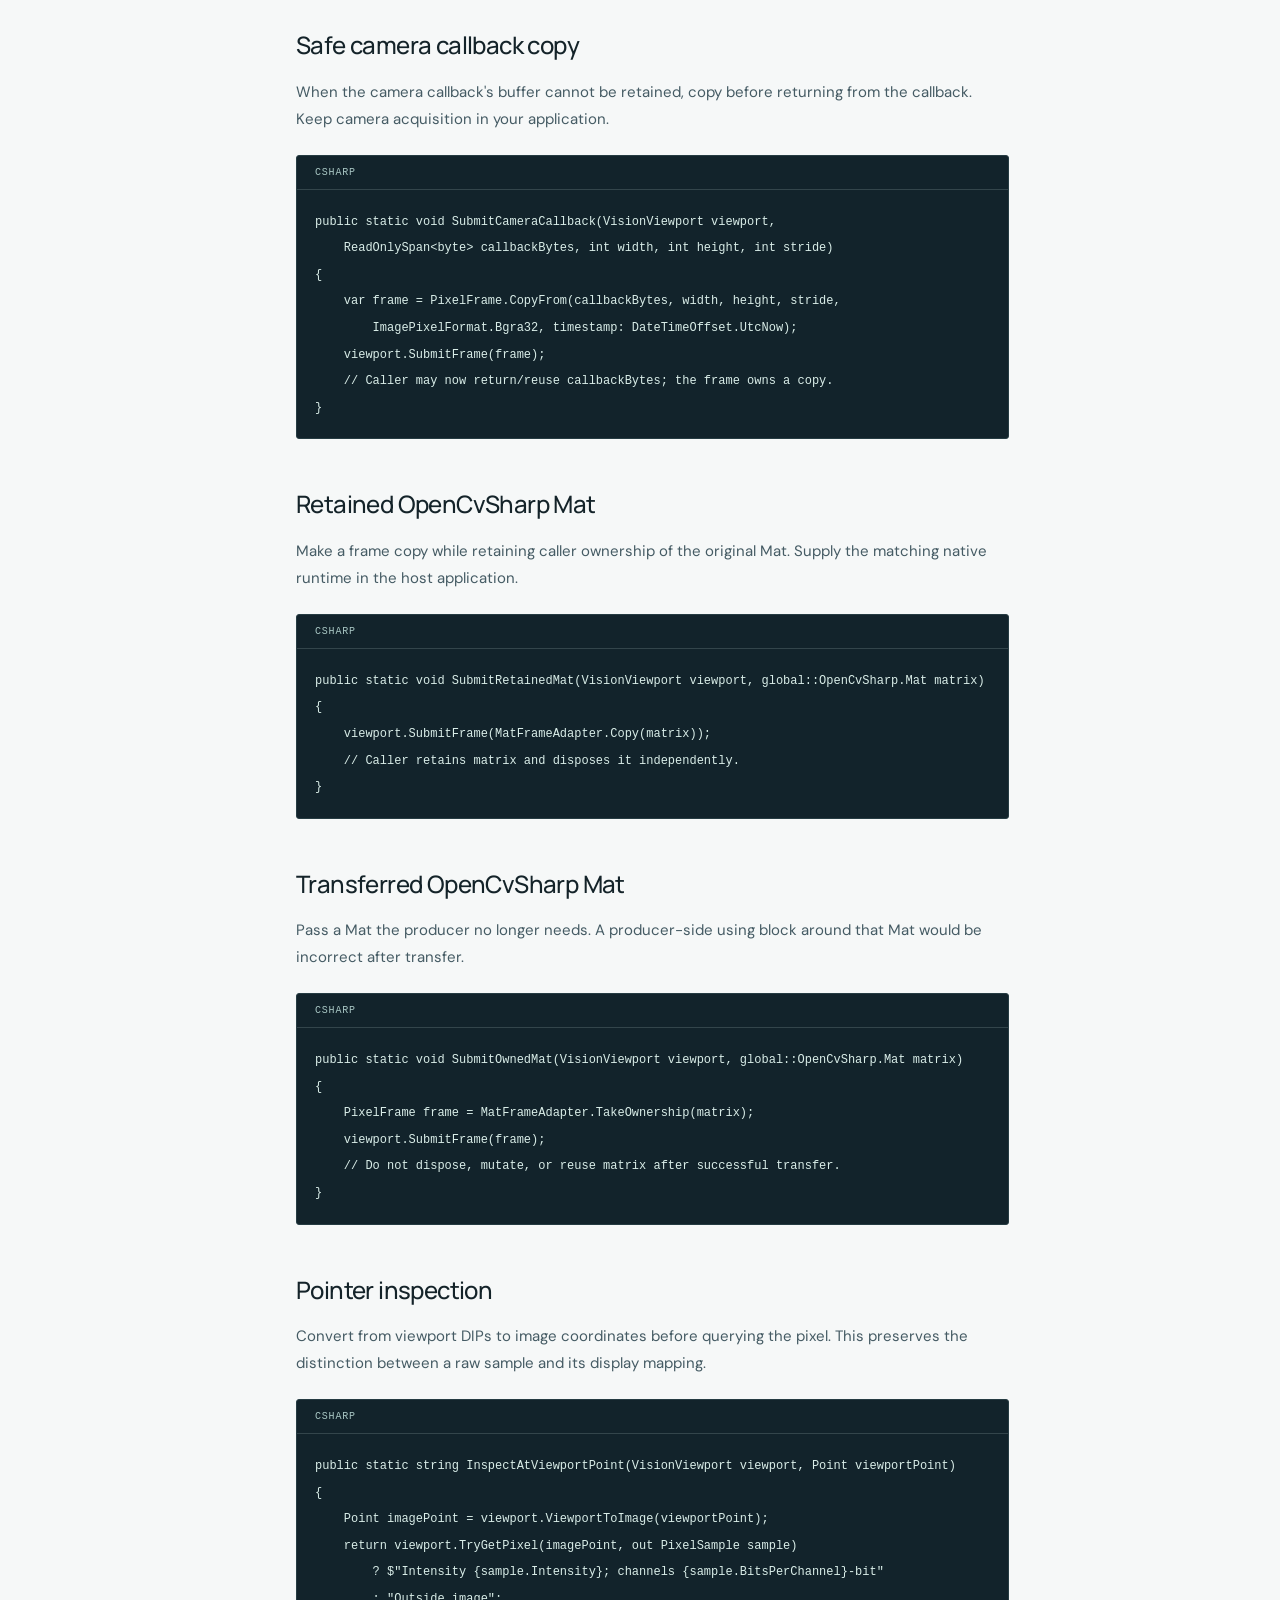
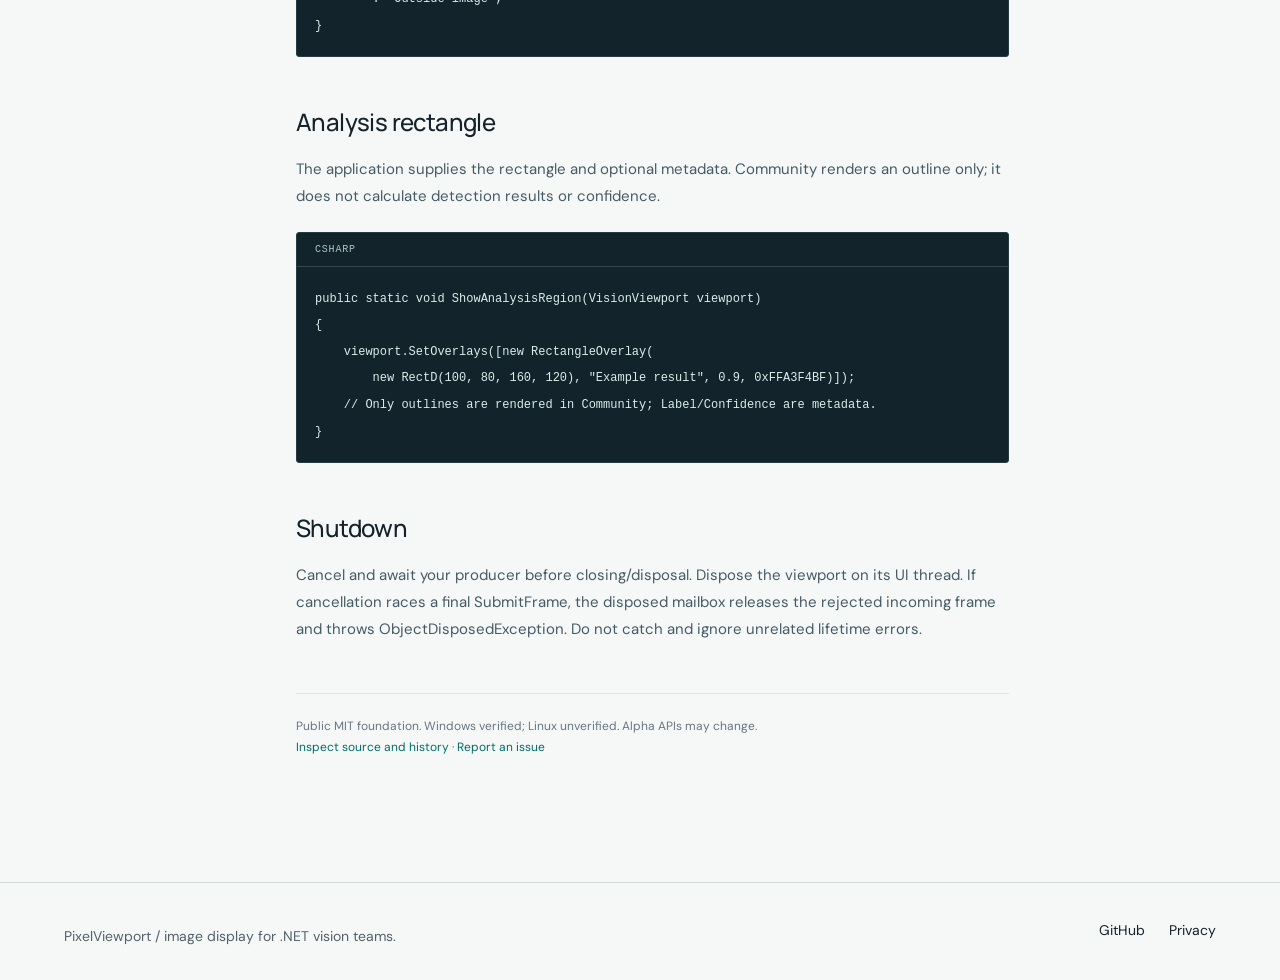
<file: site/recipes.html>
<!doctype html>
<html lang="en"><head><meta charset="utf-8"><meta name="viewport" content="width=device-width, initial-scale=1"><title>Compiled recipes — PixelViewport documentation</title><meta name="description" content="PixelViewport Community SDK: Compiled recipes. Versioned contracts, compiled examples, and explicit evaluation boundaries."><link rel="canonical" href="https://pixelviewport-vision.glassyloach1.chatgpt.site/recipes.html"><link rel="icon" href="favicon.svg"><link rel="stylesheet" href="styles.css"><link rel="stylesheet" href="docs.css"></head>
<body class="docs-body"><a class="skip" href="#doc-content">Skip to content</a><header class="header wrap"><a class="brand" href="index.html"><img class="brand-mark" src="favicon.svg" alt="" width="30" height="30">PixelViewport<span class="brand-vision">VISION</span></a><nav aria-label="Main navigation"><a href="index.html#playground">Live demo</a><a href="docs.html">Docs</a><a class="nav-cta" href="demo.html">Windows download</a></nav></header>
<div class="doc-status wrap"><span>DEVELOPER REFERENCE / COMMUNITY ALPHA</span><a href="llms-full.txt">Plain-text AI context ↗</a></div>
<div class="doc-layout wrap"><aside class="doc-nav"><details open><summary>Documentation</summary><nav aria-label="Documentation"><a href="docs.html">Overview</a><a href="demo.html">Windows demo</a><a href="quickstart.html">Quickstart</a><a href="api.html">API reference</a><a href="ownership.html">Ownership &amp; threading</a><a href="recipes.html" aria-current="page">Compiled recipes</a><a href="ai-integration.html">AI integration</a><a href="troubleshooting.html">Troubleshooting</a><a href="performance-guide.html">Performance</a><a href="dependencies.html">Dependencies &amp; licenses</a></nav></details><div class="doc-source"><span>SOURCE OF TRUTH</span><a href="https://github.com/TheEdster3/PixelViewport/blob/main/docs/recipes.md">View this document on GitHub ↗</a><a href="sdk-manifest.json">Structured SDK manifest ↗</a></div></aside><main id="doc-content" class="doc-content"><h1 id="compiled-integration-recipes">Compiled integration recipes</h1>
<p>These examples are compiled and exercised by the headless verification project. Each recipe is extracted from <a href="https://github.com/TheEdster3/PixelViewport/blob/main/docs/examples/IntegrationExamples.cs">IntegrationExamples.cs</a>, so the website code and compiled code share a source.</p>
<h2 id="shared-imports">Shared imports</h2>
<p>Use System.Buffers, System.Buffers.Binary, global::Avalonia, PixelViewport.Imaging, PixelViewport.Core.Geometry, and PixelViewport.OpenCvSharp. Alias VisionViewport to PixelViewport.Avalonia.ImageViewport. Each method assumes an existing Avalonia UI application; these are integration helpers, not a standalone program.</p>
<div class="doc-code"><span>csharp</span><pre><code>using System.Buffers;
using System.Buffers.Binary;
using global::Avalonia;
using PixelViewport.Core.Geometry;
using PixelViewport.Imaging;
using PixelViewport.OpenCvSharp;
using VisionViewport = PixelViewport.Avalonia.ImageViewport;</code></pre></div>
<h2 id="managed-lease">Managed lease</h2>
<p>Create a full-range Gray16 image in pooled memory. Transfer the lifetime to the frame; clean it up if factory validation fails. Do not dispose the owner after submission.</p>
<div class="doc-code"><span>csharp</span><pre><code>public static void SubmitManagedLease(VisionViewport viewport)
{
    const int width = 640, height = 480, stride = width * 2;
    IMemoryOwner&lt;byte&gt; owner = MemoryPool&lt;byte&gt;.Shared.Rent(stride * height);
    PixelFrame frame;
    try
    {
        owner.Memory.Span[..(stride * height)].Clear();
        for (int y = 0; y &lt; height; y++)
            for (int x = 0; x &lt; width; x++)
                BinaryPrimitives.WriteUInt16LittleEndian(
                    owner.Memory.Span.Slice(y * stride + x * 2, 2),
                    (ushort)(x * 65535 / (width - 1)));
        frame = PixelFrame.Wrap(owner.Memory[..(stride * height)],
            width, height, stride, ImagePixelFormat.Gray16LittleEndian,
            sequenceNumber: 1, timestamp: DateTimeOffset.UtcNow, lifetime: owner);
    }
    catch { owner.Dispose(); throw; } // Factory failed: producer still owns lease.
    viewport.SubmitFrame(frame); // Ownership transfers; no producer-side using.
}</code></pre></div>
<h2 id="safe-camera-callback-copy">Safe camera callback copy</h2>
<p>When the camera callback's buffer cannot be retained, copy before returning from the callback. Keep camera acquisition in your application.</p>
<div class="doc-code"><span>csharp</span><pre><code>public static void SubmitCameraCallback(VisionViewport viewport,
    ReadOnlySpan&lt;byte&gt; callbackBytes, int width, int height, int stride)
{
    var frame = PixelFrame.CopyFrom(callbackBytes, width, height, stride,
        ImagePixelFormat.Bgra32, timestamp: DateTimeOffset.UtcNow);
    viewport.SubmitFrame(frame);
    // Caller may now return/reuse callbackBytes; the frame owns a copy.
}</code></pre></div>
<h2 id="retained-opencvsharp-mat">Retained OpenCvSharp Mat</h2>
<p>Make a frame copy while retaining caller ownership of the original Mat. Supply the matching native runtime in the host application.</p>
<div class="doc-code"><span>csharp</span><pre><code>public static void SubmitRetainedMat(VisionViewport viewport, global::OpenCvSharp.Mat matrix)
{
    viewport.SubmitFrame(MatFrameAdapter.Copy(matrix));
    // Caller retains matrix and disposes it independently.
}</code></pre></div>
<h2 id="transferred-opencvsharp-mat">Transferred OpenCvSharp Mat</h2>
<p>Pass a Mat the producer no longer needs. A producer-side using block around that Mat would be incorrect after transfer.</p>
<div class="doc-code"><span>csharp</span><pre><code>public static void SubmitOwnedMat(VisionViewport viewport, global::OpenCvSharp.Mat matrix)
{
    PixelFrame frame = MatFrameAdapter.TakeOwnership(matrix);
    viewport.SubmitFrame(frame);
    // Do not dispose, mutate, or reuse matrix after successful transfer.
}</code></pre></div>
<h2 id="pointer-inspection">Pointer inspection</h2>
<p>Convert from viewport DIPs to image coordinates before querying the pixel. This preserves the distinction between a raw sample and its display mapping.</p>
<div class="doc-code"><span>csharp</span><pre><code>public static string InspectAtViewportPoint(VisionViewport viewport, Point viewportPoint)
{
    Point imagePoint = viewport.ViewportToImage(viewportPoint);
    return viewport.TryGetPixel(imagePoint, out PixelSample sample)
        ? $&quot;Intensity {sample.Intensity}; channels {sample.BitsPerChannel}-bit&quot;
        : &quot;Outside image&quot;;
}</code></pre></div>
<h2 id="analysis-rectangle">Analysis rectangle</h2>
<p>The application supplies the rectangle and optional metadata. Community renders an outline only; it does not calculate detection results or confidence.</p>
<div class="doc-code"><span>csharp</span><pre><code>public static void ShowAnalysisRegion(VisionViewport viewport)
{
    viewport.SetOverlays([new RectangleOverlay(
        new RectD(100, 80, 160, 120), &quot;Example result&quot;, 0.9, 0xFFA3F4BF)]);
    // Only outlines are rendered in Community; Label/Confidence are metadata.
}</code></pre></div>
<h2 id="shutdown">Shutdown</h2>
<p>Cancel and await your producer before closing/disposal. Dispose the viewport on its UI thread. If cancellation races a final SubmitFrame, the disposed mailbox releases the rejected incoming frame and throws ObjectDisposedException. Do not catch and ignore unrelated lifetime errors.</p><div class="doc-end">Public MIT foundation. Windows verified; Linux unverified. Alpha APIs may change.<br><a href="https://github.com/TheEdster3/PixelViewport/blob/main/docs/recipes.md">Inspect source and history</a> · <a href="https://github.com/TheEdster3/PixelViewport/issues/new?template=bug.yml">Report an issue</a></div></main><aside class="doc-toc"><span>ON THIS PAGE</span><nav aria-label="On this page"><a href="#shared-imports">Shared imports</a><a href="#managed-lease">Managed lease</a><a href="#safe-camera-callback-copy">Safe camera callback copy</a><a href="#retained-opencvsharp-mat">Retained OpenCvSharp Mat</a><a href="#transferred-opencvsharp-mat">Transferred OpenCvSharp Mat</a><a href="#pointer-inspection">Pointer inspection</a><a href="#analysis-rectangle">Analysis rectangle</a><a href="#shutdown">Shutdown</a></nav></aside></div>
<footer class="footer wrap"><p>PixelViewport / image display for .NET vision teams.</p><div class="footer-links"><a href="https://github.com/TheEdster3/PixelViewport">GitHub</a><a href="privacy.html">Privacy</a></div></footer></body></html>
</file>
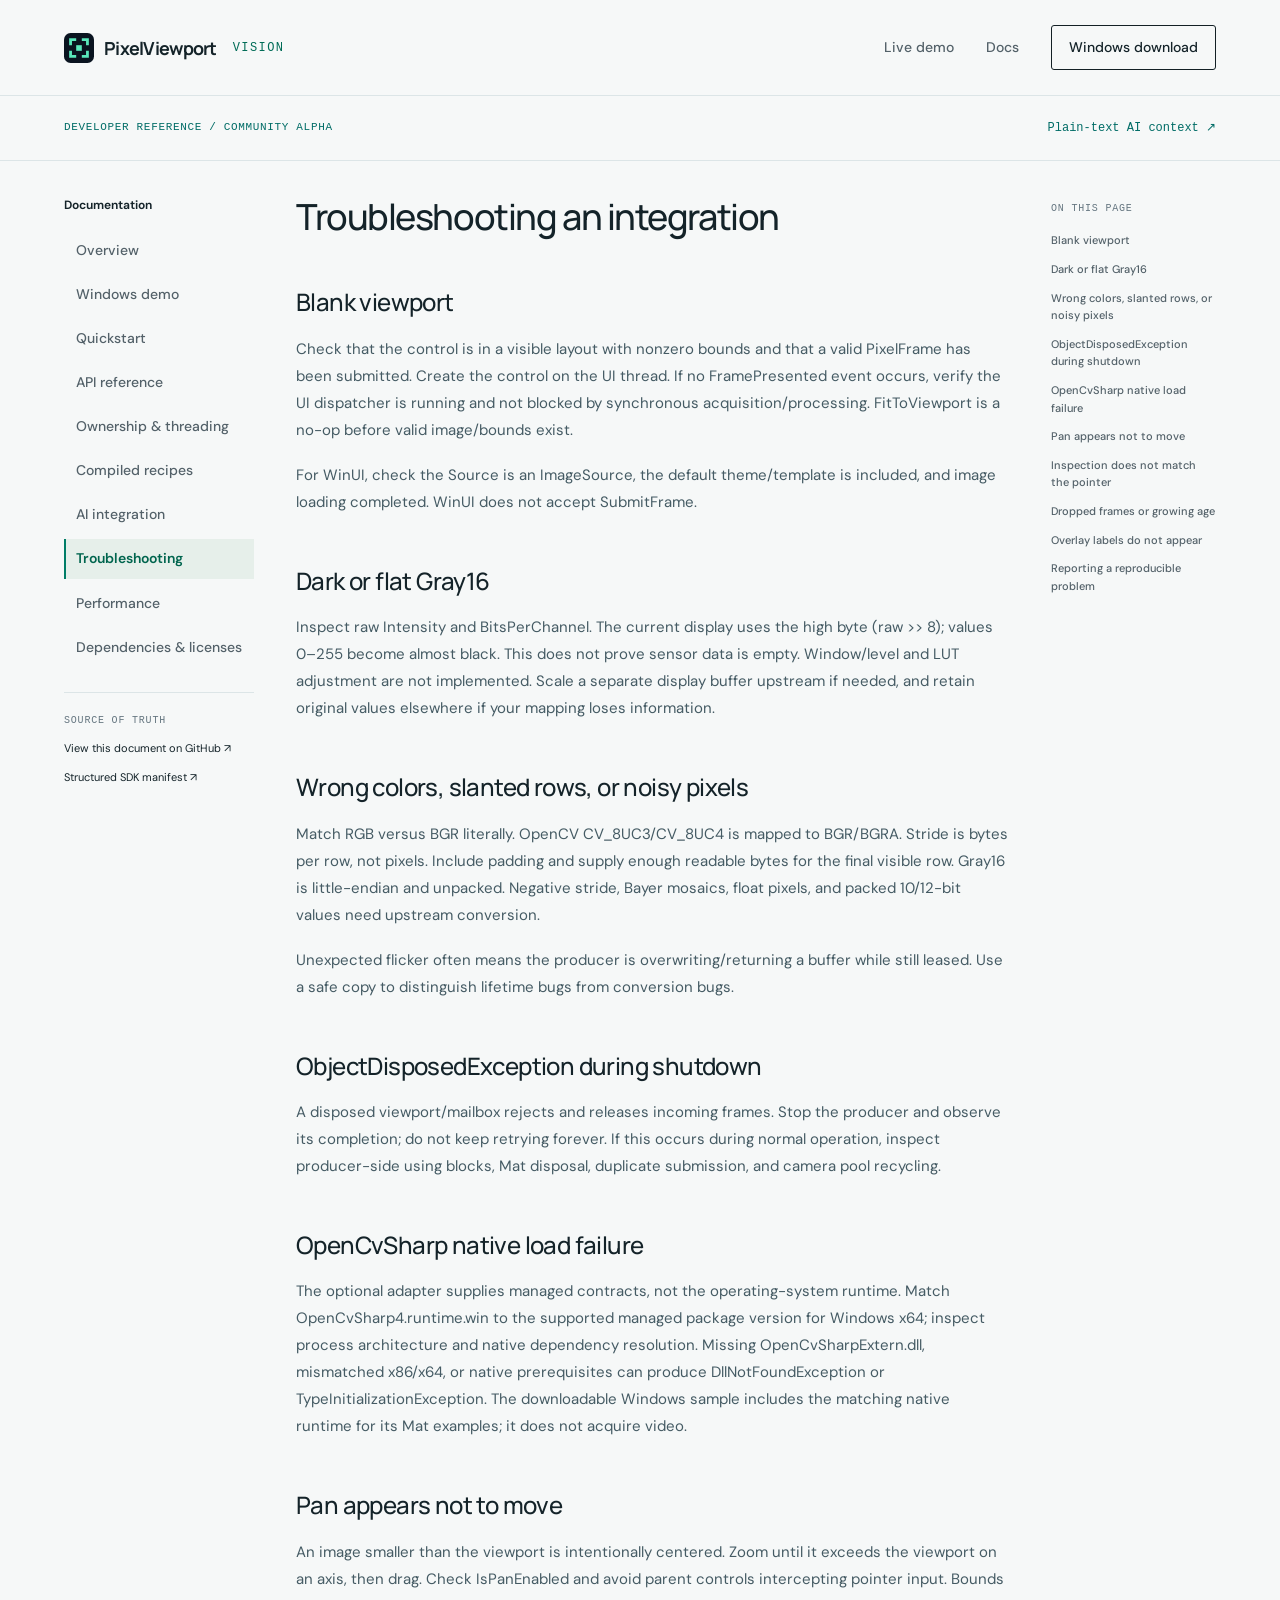
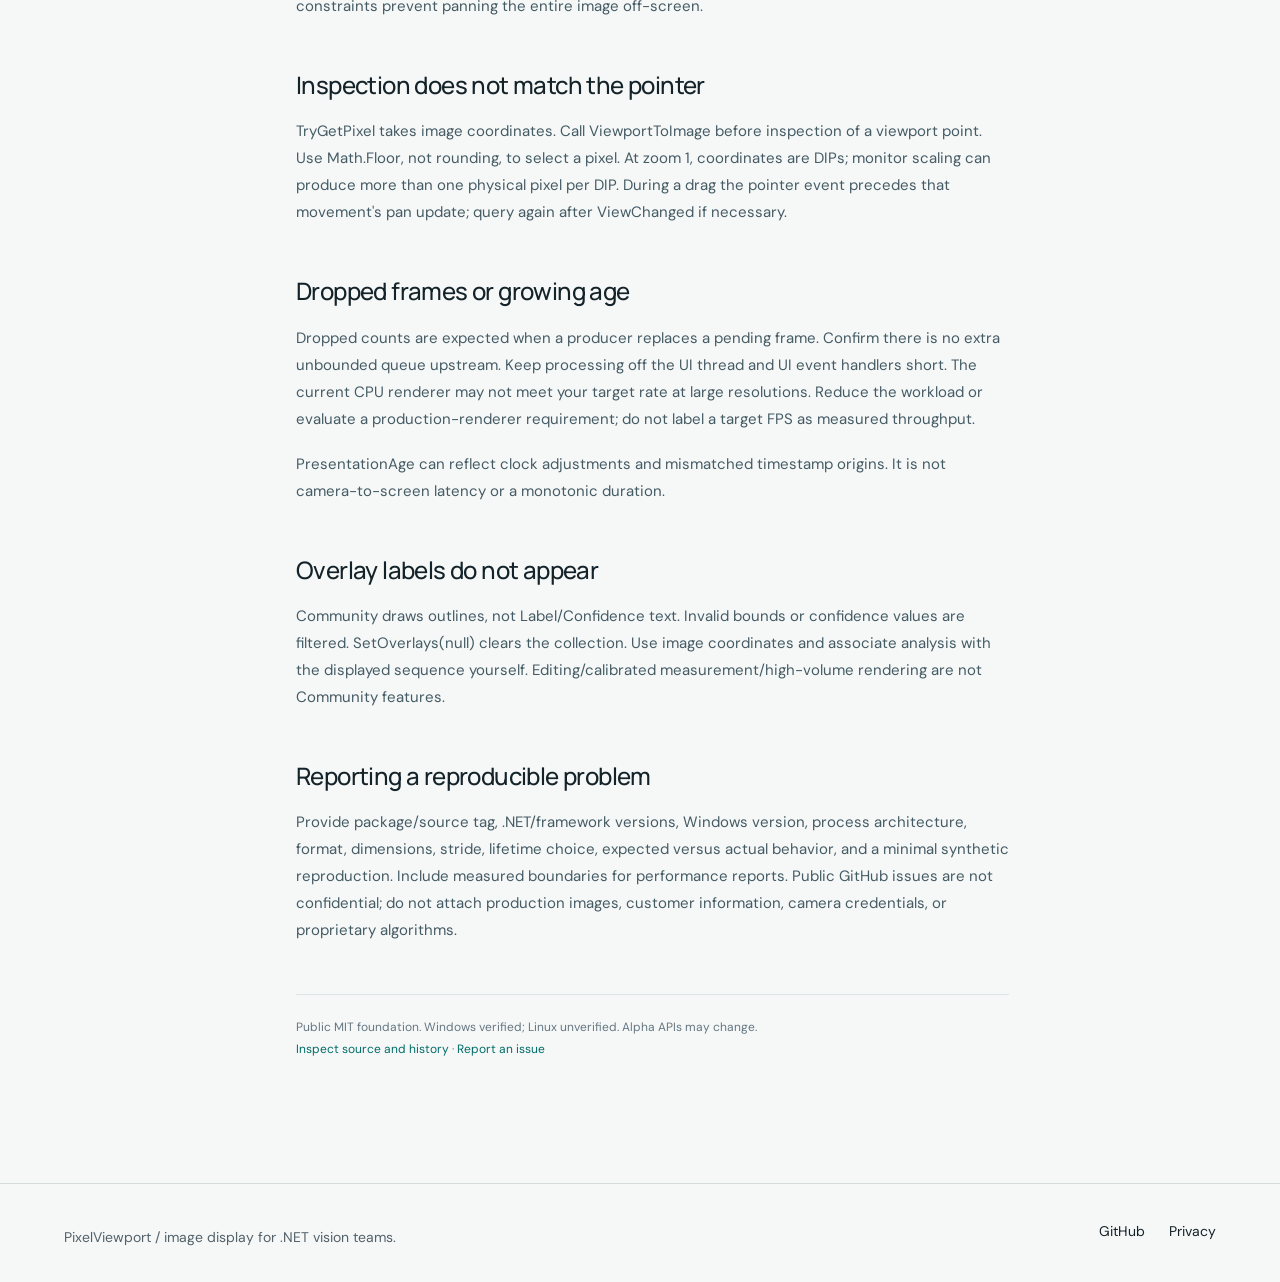
<file: site/troubleshooting.html>
<!doctype html>
<html lang="en"><head><meta charset="utf-8"><meta name="viewport" content="width=device-width, initial-scale=1"><title>Troubleshooting — PixelViewport documentation</title><meta name="description" content="PixelViewport Community SDK: Troubleshooting. Versioned contracts, compiled examples, and explicit evaluation boundaries."><link rel="canonical" href="https://pixelviewport-vision.glassyloach1.chatgpt.site/troubleshooting.html"><link rel="icon" href="favicon.svg"><link rel="stylesheet" href="styles.css"><link rel="stylesheet" href="docs.css"></head>
<body class="docs-body"><a class="skip" href="#doc-content">Skip to content</a><header class="header wrap"><a class="brand" href="index.html"><img class="brand-mark" src="favicon.svg" alt="" width="30" height="30">PixelViewport<span class="brand-vision">VISION</span></a><nav aria-label="Main navigation"><a href="index.html#playground">Live demo</a><a href="docs.html">Docs</a><a class="nav-cta" href="demo.html">Windows download</a></nav></header>
<div class="doc-status wrap"><span>DEVELOPER REFERENCE / COMMUNITY ALPHA</span><a href="llms-full.txt">Plain-text AI context ↗</a></div>
<div class="doc-layout wrap"><aside class="doc-nav"><details open><summary>Documentation</summary><nav aria-label="Documentation"><a href="docs.html">Overview</a><a href="demo.html">Windows demo</a><a href="quickstart.html">Quickstart</a><a href="api.html">API reference</a><a href="ownership.html">Ownership &amp; threading</a><a href="recipes.html">Compiled recipes</a><a href="ai-integration.html">AI integration</a><a href="troubleshooting.html" aria-current="page">Troubleshooting</a><a href="performance-guide.html">Performance</a><a href="dependencies.html">Dependencies &amp; licenses</a></nav></details><div class="doc-source"><span>SOURCE OF TRUTH</span><a href="https://github.com/TheEdster3/PixelViewport/blob/main/docs/troubleshooting.md">View this document on GitHub ↗</a><a href="sdk-manifest.json">Structured SDK manifest ↗</a></div></aside><main id="doc-content" class="doc-content"><h1 id="troubleshooting-an-integration">Troubleshooting an integration</h1>
<h2 id="blank-viewport">Blank viewport</h2>
<p>Check that the control is in a visible layout with nonzero bounds and that a valid PixelFrame has been submitted. Create the control on the UI thread. If no FramePresented event occurs, verify the UI dispatcher is running and not blocked by synchronous acquisition/processing. FitToViewport is a no-op before valid image/bounds exist.</p>
<p>For WinUI, check the Source is an ImageSource, the default theme/template is included, and image loading completed. WinUI does not accept SubmitFrame.</p>
<h2 id="dark-or-flat-gray16">Dark or flat Gray16</h2>
<p>Inspect raw Intensity and BitsPerChannel. The current display uses the high byte (raw &gt;&gt; 8); values 0–255 become almost black. This does not prove sensor data is empty. Window/level and LUT adjustment are not implemented. Scale a separate display buffer upstream if needed, and retain original values elsewhere if your mapping loses information.</p>
<h2 id="wrong-colors-slanted-rows-or-noisy-pixels">Wrong colors, slanted rows, or noisy pixels</h2>
<p>Match RGB versus BGR literally. OpenCV CV_8UC3/CV_8UC4 is mapped to BGR/BGRA. Stride is bytes per row, not pixels. Include padding and supply enough readable bytes for the final visible row. Gray16 is little-endian and unpacked. Negative stride, Bayer mosaics, float pixels, and packed 10/12-bit values need upstream conversion.</p>
<p>Unexpected flicker often means the producer is overwriting/returning a buffer while still leased. Use a safe copy to distinguish lifetime bugs from conversion bugs.</p>
<h2 id="objectdisposedexception-during-shutdown">ObjectDisposedException during shutdown</h2>
<p>A disposed viewport/mailbox rejects and releases incoming frames. Stop the producer and observe its completion; do not keep retrying forever. If this occurs during normal operation, inspect producer-side using blocks, Mat disposal, duplicate submission, and camera pool recycling.</p>
<h2 id="opencvsharp-native-load-failure">OpenCvSharp native load failure</h2>
<p>The optional adapter supplies managed contracts, not the operating-system runtime. Match OpenCvSharp4.runtime.win to the supported managed package version for Windows x64; inspect process architecture and native dependency resolution. Missing OpenCvSharpExtern.dll, mismatched x86/x64, or native prerequisites can produce DllNotFoundException or TypeInitializationException. The downloadable Windows sample includes the matching native runtime for its Mat examples; it does not acquire video.</p>
<h2 id="pan-appears-not-to-move">Pan appears not to move</h2>
<p>An image smaller than the viewport is intentionally centered. Zoom until it exceeds the viewport on an axis, then drag. Check IsPanEnabled and avoid parent controls intercepting pointer input. Bounds constraints prevent panning the entire image off-screen.</p>
<h2 id="inspection-does-not-match-the-pointer">Inspection does not match the pointer</h2>
<p>TryGetPixel takes image coordinates. Call ViewportToImage before inspection of a viewport point. Use Math.Floor, not rounding, to select a pixel. At zoom 1, coordinates are DIPs; monitor scaling can produce more than one physical pixel per DIP. During a drag the pointer event precedes that movement's pan update; query again after ViewChanged if necessary.</p>
<h2 id="dropped-frames-or-growing-age">Dropped frames or growing age</h2>
<p>Dropped counts are expected when a producer replaces a pending frame. Confirm there is no extra unbounded queue upstream. Keep processing off the UI thread and UI event handlers short. The current CPU renderer may not meet your target rate at large resolutions. Reduce the workload or evaluate a production-renderer requirement; do not label a target FPS as measured throughput.</p>
<p>PresentationAge can reflect clock adjustments and mismatched timestamp origins. It is not camera-to-screen latency or a monotonic duration.</p>
<h2 id="overlay-labels-do-not-appear">Overlay labels do not appear</h2>
<p>Community draws outlines, not Label/Confidence text. Invalid bounds or confidence values are filtered. SetOverlays(null) clears the collection. Use image coordinates and associate analysis with the displayed sequence yourself. Editing/calibrated measurement/high-volume rendering are not Community features.</p>
<h2 id="reporting-a-reproducible-problem">Reporting a reproducible problem</h2>
<p>Provide package/source tag, .NET/framework versions, Windows version, process architecture, format, dimensions, stride, lifetime choice, expected versus actual behavior, and a minimal synthetic reproduction. Include measured boundaries for performance reports. Public GitHub issues are not confidential; do not attach production images, customer information, camera credentials, or proprietary algorithms.</p><div class="doc-end">Public MIT foundation. Windows verified; Linux unverified. Alpha APIs may change.<br><a href="https://github.com/TheEdster3/PixelViewport/blob/main/docs/troubleshooting.md">Inspect source and history</a> · <a href="https://github.com/TheEdster3/PixelViewport/issues/new?template=bug.yml">Report an issue</a></div></main><aside class="doc-toc"><span>ON THIS PAGE</span><nav aria-label="On this page"><a href="#blank-viewport">Blank viewport</a><a href="#dark-or-flat-gray16">Dark or flat Gray16</a><a href="#wrong-colors-slanted-rows-or-noisy-pixels">Wrong colors, slanted rows, or noisy pixels</a><a href="#objectdisposedexception-during-shutdown">ObjectDisposedException during shutdown</a><a href="#opencvsharp-native-load-failure">OpenCvSharp native load failure</a><a href="#pan-appears-not-to-move">Pan appears not to move</a><a href="#inspection-does-not-match-the-pointer">Inspection does not match the pointer</a><a href="#dropped-frames-or-growing-age">Dropped frames or growing age</a><a href="#overlay-labels-do-not-appear">Overlay labels do not appear</a><a href="#reporting-a-reproducible-problem">Reporting a reproducible problem</a></nav></aside></div>
<footer class="footer wrap"><p>PixelViewport / image display for .NET vision teams.</p><div class="footer-links"><a href="https://github.com/TheEdster3/PixelViewport">GitHub</a><a href="privacy.html">Privacy</a></div></footer></body></html>
</file>
<file: site/styles.css>
@import url('https://fonts.googleapis.com/css2?family=DM+Sans:wght@400;500;600;700&family=Manrope:wght@400;500;600;700;800&display=swap');
:root {
  color-scheme:light;
  --bg:#f6f8f8;
  --panel:#fff;
  --line:#d4dcdd;
  --ink:#132025;
  --muted:#536169;
  --mint:#006c57;
  --signal:#a3f4bf;
  --dark:#111f25;
  --mono:'Cascadia Code',Consolas,monospace;
}
* {
  box-sizing:border-box;
}
html {
  scroll-behavior:smooth;
  scroll-padding-top:32px;
}
body {
  margin:0;
  background:var(--bg);
  color:var(--ink);
  font:16px/1.65 'DM Sans',system-ui,sans-serif;
  -webkit-font-smoothing:antialiased;
}
a {
  color:inherit;
  text-decoration:none;
}
button,input,select {
  font:inherit;
}
button,a,select,input {
  outline-offset:5px;
}
:focus-visible {
  outline:2px solid var(--mint);
}
button {
  cursor:pointer;
}
h1,h2,h3,p {
  margin:0;
}
h1,h2,h3 {
  font-family:Manrope,system-ui,sans-serif;
}
h1 {
  font-size:clamp(3.4rem,5.8vw,5.4rem);
  letter-spacing:-.06em;
  line-height:1.06;
  font-weight:500;
}
h1 em {
  font-style:normal;
  color:#6c7b81;
}
h2 {
  font-size:clamp(2.2rem,3.7vw,3.65rem);
  letter-spacing:-.045em;
  line-height:1.14;
  font-weight:500;
}
h3 {
  font-size:1.25rem;
  line-height:1.4;
  letter-spacing:-.025em;
  font-weight:650;
}
p {
  color:var(--muted);
}
.wrap {
  max-width:1376px;
  margin:auto;
  padding-left:64px;
  padding-right:64px;
}
.header {
  min-height:96px;
  display:flex;
  align-items:center;
  justify-content:space-between;
  gap:24px;
  border-bottom:1px solid var(--line);
}
.brand {
  display:inline-flex;
  align-items:center;
  gap:10px;
  font:700 1.125rem Manrope,system-ui,sans-serif;
  letter-spacing:-.04em;
  white-space:nowrap;
}
.brand-mark {
  display:block;
  flex:0 0 30px;
}
.brand-vision {
  font:.75rem var(--mono);
  letter-spacing:.12em;
  color:var(--mint);
  margin-left:6px;
}
nav {
  display:flex;
  gap:32px;
  align-items:center;
  font-size:.875rem;
  font-weight:500;
}
nav>a:not(.nav-cta) {
  color:var(--muted);
}
nav a:hover,.text-link:hover,.guides a:hover h3 {
  color:var(--mint);
}
.nav-cta {
  padding:10px 17px;
  border:1px solid var(--ink);
  border-radius:3px;
}
.nav-cta:hover {
  background:var(--ink);
  color:white;
}
.hero {
  padding-top:72px;
  padding-bottom:68px;
  display:grid;
  grid-template-columns:1fr 1.08fr;
  gap:56px;
  align-items:center;
}
.eyebrow {
  display:flex;
  align-items:center;
  gap:12px;
  font:.75rem/1.6 var(--mono);
  letter-spacing:.09em;
  color:var(--mint);
  margin-bottom:24px;
}
.version {
  padding:2px 7px;
  border:1px solid var(--line);
  color:var(--muted);
  white-space:nowrap;
}
.label {
  font:.75rem/1.6 var(--mono);
  letter-spacing:.055em;
  color:var(--mint);
}
.mono {
  font:.75rem/1.6 var(--mono);
  letter-spacing:.03em;
}
.hero-copy .lede {
  font-size:1.0625rem;
  line-height:1.75;
  max-width:470px;
  margin-top:27px;
}
.actions {
  display:flex;
  gap:12px;
  margin-top:29px;
  flex-wrap:wrap;
}
.button {
  padding:13px 18px;
  min-height:48px;
  font-size:.875rem;
  font-weight:600;
  border-radius:3px;
  display:inline-flex;
  justify-content:center;
  align-items:center;
  line-height:1.5;
  transition:background .15s,color .15s;
}
.primary {
  background:var(--ink);
  color:white;
  border:1px solid var(--ink);
}
.primary:hover {
  background:#2b424b;
}
.secondary {
  border:1px solid #a8b6bb;
  background:transparent;
  color:var(--ink);
}
.secondary:hover {
  background:#e7edef;
  border-color:var(--ink);
}
.release-note {
  display:flex;
  flex-wrap:wrap;
  align-items:center;
  gap:12px;
  margin-top:21px;
  font-size:.8125rem;
  color:var(--muted);
}
.release-tag {
  font:.75rem var(--mono);
  border-right:1px solid #b9c7ca;
  padding-right:12px;
  color:var(--ink);
}
.hero-product {
  min-width:0;
}
.hero-instrument {
  background:var(--dark);
  border:1px solid #2e4048;
  border-radius:4px;
  overflow:hidden;
  color:#eef4f5;
  box-shadow:0 14px 30px -22px #122d3f80;
}
.instrument-top,.instrument-bottom {
  display:flex;
  justify-content:space-between;
  align-items:center;
  gap:16px;
  padding:15px 17px;
  font:.75rem/1.5 var(--mono);
  color:#a6bbc3;
}
.instrument-title {
  color:#dce7eb;
  font-size:.75rem;
  letter-spacing:.04em;
}
.instrument-badge {
  color:var(--signal);
  font-size:.75rem;
  white-space:nowrap;
}
.instrument-coordinates {
  display:flex;
  justify-content:space-between;
  padding:7px 17px 8px;
  border-top:1px solid #34454c;
  border-bottom:1px solid #34454c;
  background:#17292f;
  color:#97b1ba;
  font:.75rem var(--mono);
}
.instrument-bottom {
  border-top:1px solid #34454c;
  font-size:.75rem;
}
#hero-canvas {
  display:block;
  width:100%;
  aspect-ratio:1.6;
  background:#05080d;
}
.hero-caption {
  display:flex;
  align-items:flex-start;
  gap:14px;
  margin-top:17px;
}
.caption-index {
  font:.75rem/1.65 var(--mono);
  white-space:nowrap;
  color:var(--mint);
}
.hero-caption p {
  font-size:.8125rem;
  line-height:1.6;
}
.hero-specs {
  display:grid;
  grid-template-columns:.8fr 1.3fr 1fr;
  gap:16px;
  margin-top:25px;
  padding-top:22px;
  border-top:1px solid var(--line);
}
.hero-specs span {
  font:.75rem var(--mono);
  color:var(--muted);
  display:block;
  margin-bottom:6px;
}
.hero-specs strong {
  font-size:.875rem;
  font-weight:500;
  display:block;
}
.compatibility {
  padding-top:25px;
  padding-bottom:25px;
  border-top:1px solid var(--line);
  border-bottom:1px solid var(--line);
  display:flex;
  gap:24px;
  justify-content:space-between;
  align-items:center;
}
.compatibility>span {
  font:.75rem/1.6 var(--mono);
  letter-spacing:.05em;
  color:var(--muted);
}
.compatibility>div {
  display:flex;
  flex-wrap:wrap;
  gap:30px;
}
.compatibility strong {
  font-size:.9375rem;
  font-weight:500;
}
.section {
  padding-top:104px;
  padding-bottom:28px;
}
.section-heading {
  display:flex;
  justify-content:space-between;
  gap:40px;
  align-items:flex-end;
  margin-bottom:36px;
}
.section-heading>p {
  max-width:350px;
  font-size:1rem;
}
.section-heading .eyebrow {
  margin-bottom:16px;
}
.playground {
  border:1px solid #344957;
  border-radius:4px;
  background:var(--dark);
  overflow:hidden;
  color:#e9f3f5;
  color-scheme:dark;
}
.playground :focus-visible {
  outline-color:var(--signal);
}
.toolbar {
  display:flex;
  align-items:center;
  justify-content:space-between;
  gap:20px;
  padding:13px 18px;
  border-bottom:1px solid #34454c;
}
.source-control {
  display:flex;
  align-items:center;
  gap:12px;
}
.toolbar-label {
  font:.75rem var(--mono);
  color:#a7bac2;
}
select,button {
  background:#1a2d34;
  color:#e8f2f7;
  border:1px solid #496069;
  border-radius:3px;
  padding:7px 12px;
  font-size:.875rem;
  line-height:1.5;
  min-height:38px;
}
button:hover {
  background:#2b444c;
}
.tool-actions {
  display:flex;
  gap:8px;
  align-items:center;
}
.zoom-controls {
  display:flex;
  gap:0;
}
.zoom-controls button {
  min-width:38px;
  border-radius:0;
}
.zoom-controls button:first-child {
  border-radius:3px 0 0 3px;
}
.zoom-controls button:last-child {
  border-left:0;
  border-radius:0 3px 3px 0;
}
.check {
  font-size:.875rem;
  display:flex;
  align-items:center;
  gap:7px;
  margin-left:8px;
  cursor:pointer;
}
.check input {
  accent-color:var(--signal);
  width:16px;
  height:16px;
}
.canvas-shell {
  position:relative;
  height:460px;
  background:#060e13;
}
#demo-canvas {
  display:block;
  width:100%;
  height:100%;
  cursor:crosshair;
  touch-action:none;
}
.canvas-guide {
  position:absolute;
  left:18px;
  bottom:16px;
  pointer-events:none;
  font:.75rem var(--mono);
  color:#bed0d7;
  background:#111f25e8;
  padding:6px 10px;
}
.readouts {
  display:flex;
  gap:20px;
  justify-content:space-between;
  padding:13px 18px;
  font:.75rem/1.6 var(--mono);
  border-top:1px solid #34454c;
  color:#bed0d7;
}
#zoom-readout {
  color:var(--signal);
}
.demo-footnote {
  display:flex;
  justify-content:space-between;
  gap:32px;
  margin-top:17px;
  align-items:flex-start;
}
.demo-footnote p {
  font-size:.8125rem;
  line-height:1.7;
  max-width:800px;
}
.demo-footnote a,.text-link {
  font-size:.875rem;
  color:var(--mint);
  text-decoration:underline;
  text-underline-offset:4px;
}
.demo-footnote a {
  white-space:nowrap;
}
.foundation {
  display:grid;
  grid-template-columns:1fr 1.1fr;
  gap:72px;
  padding-bottom:80px;
}
.foundation-intro>p {
  margin-top:25px;
  max-width:400px;
}
.foundation-intro .foundation-boundary {
  font-size:.875rem;
  margin-top:35px;
  border-left:2px solid var(--mint);
  padding-left:17px;
}
.feature-list article {
  display:flex;
  gap:26px;
  border-top:1px solid var(--line);
  padding:26px 0;
}
.feature-list article:last-child {
  border-bottom:1px solid var(--line);
}
.feature-number {
  font:.75rem var(--mono);
  color:var(--mint);
  padding-top:7px;
}
.feature-list h3 {
  margin-bottom:10px;
}
.feature-list p {
  font-size:1rem;
}
.feature-list code {
  font:.75rem/1.7 var(--mono);
  color:var(--mint);
  display:block;
  margin-top:13px;
  overflow-wrap:anywhere;
}
.performance {
  background:#eaf0f1;
  padding-top:80px;
  padding-bottom:80px;
  border-top:1px solid #c7d4d8;
  border-bottom:1px solid #c7d4d8;
}
.evidence-grid {
  display:grid;
  grid-template-columns:1fr 1.65fr;
  gap:56px;
}
.verification {
  padding:30px;
  background:var(--dark);
  color:#eff5f8;
  border-radius:3px;
}
.metric-label {
  font:.75rem/1.6 var(--mono);
  color:var(--signal);
  letter-spacing:.04em;
}
.verification>strong {
  display:block;
  font:500 5rem/1.35 Manrope,system-ui;
  letter-spacing:-.055em;
}
.verification strong span {
  font:400 1rem 'DM Sans',system-ui;
  letter-spacing:0;
  margin-left:16px;
  color:#b5c8cf;
}
.verification>p {
  font-size:.875rem;
  color:#b5c8cf;
}
.verification-lines {
  display:grid;
  gap:8px;
  margin:25px 0;
  padding-top:20px;
  border-top:1px solid #42555c;
  font-size:.875rem;
  color:#e1ecef;
}
.verification-lines span {
  display:flex;
  justify-content:space-between;
  gap:16px;
}
.verification-lines span::after {
  content:'✓';
  color:var(--signal);
}
.verification a {
  font-size:.875rem;
  color:var(--signal);
  text-decoration:underline;
  text-underline-offset:4px;
}
.measurement {
  min-width:0;
  padding-top:6px;
}
.measurement-heading {
  display:flex;
  align-items:center;
  justify-content:space-between;
  flex-wrap:wrap;
  gap:12px;
  padding-bottom:20px;
  border-bottom:1px solid #aebbc2;
}
.measurement-heading h3 {
  font-size:1.125rem;
}
.measurement-heading .mono {
  color:var(--muted);
}
.benchmark-table {
  border-collapse:collapse;
  width:100%;
  text-align:left;
}
.benchmark-table thead {
  font:.75rem var(--mono);
  color:var(--muted);
}
.benchmark-table thead th {
  padding:17px 0;
  font-weight:400;
}
.benchmark-table tbody tr {
  border-bottom:1px solid #c0ced3;
}
.benchmark-table tbody th {
  font-size:.9375rem;
  font-weight:500;
  padding:25px 15px 25px 0;
}
.benchmark-table td {
  padding:25px 0;
  font:.875rem var(--mono);
  color:var(--muted);
  white-space:nowrap;
}
.benchmark-table td strong {
  font:500 2.75rem/1.2 Manrope,system-ui;
  letter-spacing:-.05em;
  color:var(--ink);
}
.measurement-machine {
  font-size:.8125rem;
  line-height:1.9;
  margin:23px 0 16px;
}
.benchmark-details {
  display:grid;
  grid-template-columns:1fr 1.65fr;
  gap:56px;
  padding-top:29px;
  margin-top:28px;
  border-top:1px solid #bcccd1;
}
.benchmark-details h3 {
  margin-bottom:9px;
  font-size:1rem;
}
.benchmark-details p {
  font-size:.875rem;
}
.command {
  display:flex;
  align-items:center;
  gap:16px;
  background:#f9fbfb;
  border:1px solid #bcccd1;
  border-radius:3px;
  padding:13px 17px;
  margin-top:28px;
}
.command-prompt {
  color:var(--mint);
  font:.875rem var(--mono);
}
.command code {
  font:.875rem/1.7 var(--mono);
  overflow-wrap:anywhere;
  flex:1;
}
.command button {
  color:var(--ink);
  border-color:var(--line);
  background:white;
}
.command button:hover {
  background:#e4edef;
}
.developer-grid {
  display:grid;
  grid-template-columns:1.5fr 1fr;
  gap:48px;
}
.code-panel {
  background:var(--dark);
  border:1px solid #34454c;
  border-radius:3px;
  overflow:hidden;
  min-width:0;
  color:#e1edf2;
}
.code-tabs {
  display:flex;
  align-items:center;
  border-bottom:1px solid #34454c;
}
.code-tabs button {
  padding:13px 19px;
  border:0;
  border-radius:0;
  background:transparent;
  color:#adc2cb;
}
.code-tabs button[aria-selected=true] {
  color:var(--signal);
  box-shadow:inset 0 -2px var(--signal);
  background:#20343a;
}
.code-language {
  margin-left:auto;
  padding:0 19px;
  font:.75rem var(--mono);
  color:#a0b8c1;
}
pre {
  padding:26px;
  margin:0;
  overflow:auto;
  font:.875rem/1.9 var(--mono);
  color:#e2edf5;
}
.syntax-comment {
  color:#9ab5bf;
}
.syntax-keyword {
  color:var(--signal);
}
.code-note {
  font-size:.8125rem;
  color:#adc2cb;
  padding:15px 26px;
  border-top:1px solid #34454c;
}
.guides {
  display:flex;
  flex-direction:column;
}
.guides>a {
  display:block;
  padding:0 0 22px;
  margin-bottom:22px;
  border-bottom:1px solid var(--line);
}
.guides>a:last-child {
  margin-bottom:0;
}
.guide-type {
  font:.75rem var(--mono);
  color:var(--mint);
}
.guides h3 {
  margin:8px 0;
  font-size:1.1875rem;
}
.guides p {
  font-size:1rem;
}
.evaluation {
  padding-bottom:35px;
}
.offer-grid {
  display:grid;
  grid-template-columns:1fr 1fr;
  gap:24px;
  margin-bottom:24px;
}
.offer {
  padding:34px;
  background:white;
  border:1px solid var(--line);
  border-radius:3px;
  display:flex;
  flex-direction:column;
  align-items:flex-start;
}
.offer-top {
  display:flex;
  align-items:center;
  justify-content:space-between;
  width:100%;
  gap:20px;
}
.offer-index {
  font:.75rem var(--mono);
  color:#7d9199;
}
.offer h3 {
  margin-top:22px;
  font-size:1.75rem;
  font-weight:500;
}
.price {
  font:500 3rem/1.2 Manrope,system-ui;
  letter-spacing:-.045em;
  margin:20px 0;
}
.price span {
  display:block;
  font:.875rem/1.6 'DM Sans',system-ui;
  letter-spacing:0;
  color:var(--muted);
  margin-top:8px;
}
.offer>p:not(.fine) {
  font-size:1rem;
  max-width:470px;
}
.offer-points {
  margin:24px 0 27px;
  padding:0;
  list-style:none;
  flex:1;
  width:100%;
  font-size:.875rem;
}
.offer-points li {
  border-top:1px solid var(--line);
  padding:10px 0;
}
.offer .button {
  width:100%;
}
.fine {
  font-size:.8125rem;
  line-height:1.7;
  margin-top:16px;
}
.featured {
  border-color:var(--dark);
  background:var(--dark);
  color:#eef4f6;
}
.featured .label {
  color:var(--signal);
}
.featured p,.featured .price span {
  color:#b6c9d0;
}
.featured .offer-points li {
  border-color:#3c5059;
}
.featured .primary {
  color:var(--dark);
  background:var(--signal);
  border-color:var(--signal);
}
.featured .primary:hover {
  background:#c4f8d4;
}
.roadmap-offer {
  padding:26px 34px;
  border:1px solid var(--line);
  border-radius:3px;
  display:grid;
  grid-template-columns:1.6fr 1fr;
  gap:16px 40px;
}
.roadmap-offer h3 {
  margin:10px 0 8px;
  font-weight:500;
}
.roadmap-offer p {
  font-size:.875rem;
}
.roadmap-offer>div:nth-child(2) {
  text-align:right;
}
.roadmap-price {
  font:500 1.875rem/1.3 Manrope,system-ui;
  display:block;
  margin-bottom:12px;
}
.roadmap-price span {
  font:.8125rem 'DM Sans',system-ui;
  color:var(--muted);
  display:block;
  margin-top:4px;
}
.roadmap-offer .roadmap-terms {
  grid-column:1 / -1;
  font-size:.8125rem;
  padding-top:16px;
  border-top:1px solid var(--line);
}
.faq-heading {
  display:flex;
  justify-content:space-between;
  align-items:center;
  gap:16px;
  margin:58px 0 22px;
}
.faq-heading .mono {
  color:var(--muted);
}
.faq {
  padding:20px 0;
  border-top:1px solid var(--line);
}
.faq:last-child {
  border-bottom:1px solid var(--line);
}
summary {
  cursor:pointer;
  font-size:1rem;
  font-weight:500;
}
.faq p {
  margin:16px 0 0;
  max-width:800px;
}
.footer {
  margin-top:58px;
  padding-top:32px;
  padding-bottom:32px;
  border-top:1px solid var(--line);
  display:flex;
  align-items:center;
  justify-content:space-between;
  gap:26px;
  flex-wrap:wrap;
}
.footer p {
  font-size:.875rem;
  margin-top:12px;
}
.footer-links {
  display:flex;
  gap:24px;
  font-size:.875rem;
}
.footer a:hover {
  color:var(--mint);
}
.footer small {
  font-size:.75rem;
  color:var(--muted);
  flex-basis:60%;
}
.footer .footer-version {
  flex-basis:auto;
  font-family:var(--mono);
}
.skip {
  position:absolute;
  left:20px;
  top:-80px;
  background:var(--ink);
  color:white;
  padding:10px 20px;
  z-index:20;
}
.skip:focus {
  top:10px;
}
.sr-only {
  position:absolute;
  width:1px;
  height:1px;
  overflow:hidden;
  clip:rect(0,0,0,0);
}
[hidden] {
  display:none!important;
}
.article {
  max-width:960px;
  padding-top:65px;
}
.article h1 {
  font-size:clamp(2.3rem,4vw,3.7rem);
}
.article h2 {
  font-size:1.6rem;
  margin:45px 0 15px;
}
.article h3 {
  margin:25px 0 12px;
}
.article p {
  margin:18px 0;
}
.article ul {
  color:var(--muted);
  padding-left:24px;
}
.article pre {
  background:var(--dark);
  border:1px solid #34454c;
  border-radius:3px;
  margin:22px 0;
}
.article a {
  color:var(--mint);
  text-decoration:underline;
  text-underline-offset:4px;
}
.article .button {
  text-decoration:none;
  color:white;
}
.article .back {
  font:.875rem var(--mono);
}
.article code {
  font-family:var(--mono);
  font-size:.875rem;
  overflow-wrap:anywhere;
}
.article pre code {
  overflow-wrap:normal;
}
.article .note {
  padding:4px 20px;
  background:#e6efec;
  border-left:3px solid var(--mint);
}
@media(max-width:1100px) {
  .wrap {
    padding-left:36px;
    padding-right:36px;
  }
  .hero {
    gap:32px;
  }
  .hero h1 {
    font-size:clamp(3.2rem,5.6vw,4.5rem);
  }
  nav {
    gap:22px;
  }
  .compatibility {
    flex-wrap:wrap;
  }
  .toolbar {
    flex-wrap:wrap;
  }
  .foundation {
    gap:40px;
  }
  .evidence-grid,.benchmark-details {
    gap:30px;
  }
  .code-language {
    display:none;
  }
  .readouts {
    flex-wrap:wrap;
    gap:10px;
  }
}
@media(max-width:800px) {
  .wrap {
    padding-left:24px;
    padding-right:24px;
  }
  .header {
    min-height:88px;
    padding-top:20px;
    padding-bottom:20px;
    flex-wrap:wrap;
    gap:18px;
  }
  nav {
    gap:24px;
    flex-wrap:wrap;
  }
  .nav-cta {
    padding:7px 12px;
  }
  .hero {
    grid-template-columns:1fr;
    padding-top:46px;
    padding-bottom:44px;
    gap:38px;
  }
  .hero h1 {
    font-size:clamp(3rem,9.4vw,5rem);
  }
  .hero-copy .lede {
    max-width:550px;
  }
  .hero-specs {
    margin-top:21px;
  }
  .section {
    padding-top:65px;
  }
  .section-heading {
    flex-direction:column;
    align-items:flex-start;
    gap:20px;
    margin-bottom:28px;
  }
  .section-heading>p {
    max-width:100%;
  }
  .compatibility>div {
    gap:14px 26px;
  }
  .foundation,.evidence-grid,.benchmark-details,.developer-grid,.offer-grid {
    grid-template-columns:1fr;
  }
  .foundation {
    gap:35px;
    padding-bottom:65px;
  }
  .foundation-intro>p {
    max-width:100%;
  }
  .foundation-intro .foundation-boundary {
    margin-top:25px;
  }
  .performance {
    padding-top:65px;
    padding-bottom:55px;
  }
  .verification {
    padding:26px;
  }
  .verification>strong {
    font-size:4rem;
  }
  .verification-lines {
    grid-template-columns:1fr 1fr;
    gap:12px 24px;
  }
  .demo-footnote {
    flex-direction:column;
    gap:12px;
  }
  .canvas-shell {
    height:360px;
  }
  .benchmark-table td strong {
    font-size:2.25rem;
  }
  .developer-grid {
    gap:30px;
  }
  .guides>a {
    padding-top:4px;
  }
  .offer {
    padding:26px;
  }
  .roadmap-offer {
    padding:26px;
    grid-template-columns:1fr;
    gap:20px;
  }
  .roadmap-offer>div:nth-child(2) {
    text-align:left;
  }
  .roadmap-terms {
    grid-column:auto;
  }
  .footer small {
    flex-basis:100%;
  }
  .article {
    padding-top:45px;
  }
}
@media(max-width:480px) {
  .wrap {
    padding-left:20px;
    padding-right:20px;
  }
  .brand {
    font-size:1.0625rem;
  }
  nav {
    gap:16px;
    font-size:.875rem;
    width:100%;
  }
  .nav-cta {
    padding:6px 8px;
    margin-left:auto;
  }
  .hero .eyebrow {
    font-size:.75rem;
    letter-spacing:.02em;
  }
  .hero .version {
    display:none;
  }
  .hero h1 {
    font-size:3.2rem;
  }
  .actions {
    gap:10px;
  }
  .actions .button {
    width:100%;
  }
  .hero-specs {
    grid-template-columns:1fr 1fr;
    gap:17px;
  }
  .hero-specs>div:last-child {
    grid-column:1 / -1;
  }
  .instrument-top,.instrument-bottom {
    flex-wrap:wrap;
    gap:7px;
    padding:12px;
  }
  .instrument-coordinates {
    padding-left:12px;
    padding-right:12px;
  }
  .toolbar {
    padding:12px;
    gap:13px;
  }
  .source-control {
    width:100%;
  }
  .source-control select {
    flex:1;
    min-width:0;
  }
  .tool-actions {
    flex-wrap:wrap;
    gap:6px;
  }
  .check {
    margin-left:3px;
    gap:3px;
  }
  .tool-actions>button {
    padding-left:10px;
    padding-right:10px;
  }
  .canvas-shell {
    height:320px;
  }
  .canvas-guide {
    left:10px;
    bottom:10px;
    font-size:.75rem;
  }
  .readouts {
    padding:12px;
    gap:8px 20px;
  }
  #pixel-readout {
    order:3;
    width:100%;
  }
  .verification-lines {
    grid-template-columns:1fr;
  }
  .measurement-heading h3 {
    font-size:1rem;
  }
  .benchmark-table td strong {
    font-size:2rem;
  }
  .benchmark-table tbody th {
    max-width:120px;
    font-size:.875rem;
  }
  .benchmark-table td {
    font-size:.75rem;
  }
  .command {
    gap:9px;
    padding:12px;
  }
  .command-prompt {
    display:none;
  }
  .command code {
    font-size:.8125rem;
  }
  pre {
    font-size:.875rem;
    padding:18px;
  }
  .code-note {
    padding:14px 18px;
  }
  .offer,.roadmap-offer {
    padding:23px;
  }
  .faq-heading {
    flex-wrap:wrap;
  }
  .footer {
    justify-content:flex-start;
  }
}
@media(prefers-reduced-motion:reduce) {
  html {
    scroll-behavior:auto;
  }
  * {
    transition:none!important;
  }
}
</file>
<file: site/docs.css>
.docs-body{background:#f6f8f8;color:#142329}.docs-body .header{border-bottom:1px solid #dce5e7}.doc-status{display:flex;justify-content:space-between;gap:16px;padding-block:23px;font:11px/1.5 Consolas,monospace;letter-spacing:.06em;color:#006c66;border-bottom:1px solid #dce5e7}.doc-status a{letter-spacing:0;font-size:12px}.doc-layout{display:grid;grid-template-columns:190px minmax(0,1fr) 165px;gap:42px;padding-top:35px;padding-bottom:65px}.doc-nav,.doc-toc{align-self:start;position:sticky;top:25px;font-size:13px}.doc-nav summary{font-size:12px;font-weight:650;margin-bottom:15px;list-style:none}.doc-nav nav,.doc-toc nav{display:grid;gap:5px}.doc-nav nav a{padding:8px 10px;color:#536169;text-decoration:none;border-left:2px solid transparent}.doc-nav nav a:hover{background:#eaf0f0;color:#005d54}.doc-nav nav a[aria-current]{border-color:#007d67;color:#00654e;background:#e6efea;font-weight:600}.doc-source{display:grid;gap:12px;border-top:1px solid #dce5e7;margin-top:25px;padding-top:20px;font-size:11px;line-height:1.6}.doc-source span,.doc-toc>span{font:10px/1.5 Consolas,monospace;letter-spacing:.08em;color:#657680}.doc-toc nav{margin-top:15px;gap:11px}.doc-toc a{color:#687780;text-decoration:none;line-height:1.6;font-size:11px}.doc-toc a:hover{color:#006c57}.doc-content{min-width:0;font-size:15px;line-height:1.8;overflow-wrap:anywhere}.doc-content h1{font-size:36px;font-weight:500;line-height:1.15;letter-spacing:-.04em;margin:0 0 24px}.doc-content h2{font-size:24px;font-weight:500;line-height:1.35;letter-spacing:-.025em;margin:44px 0 17px;padding-top:5px;scroll-margin-top:20px}.doc-content h3{font-size:18px;font-weight:550;line-height:1.5;margin:28px 0 12px}.doc-content p{margin:0 0 18px;color:#455b64}.doc-content a{color:#006c66;text-underline-offset:3px}.doc-content li{margin:7px 0;color:#455b64}.doc-content ul,.doc-content ol{padding-left:23px;margin:15px 0 24px}.doc-content code{font:12px/1.7 Consolas,monospace;background:#e8eeee;border-radius:3px;padding:2px 4px;color:#244b4a}.doc-code{background:#12232b;border:1px solid #263c43;border-radius:3px;margin:22px 0;overflow:hidden}.doc-code>span{display:block;padding:9px 18px;border-bottom:1px solid #33454b;color:#a9c7c4;font:10px/1.5 Consolas,monospace;letter-spacing:.08em;text-transform:uppercase}.doc-code pre{overflow-x:auto;padding:18px;margin:0;white-space:pre;max-width:100%;tab-size:4}.doc-code code{background:none;color:#d9ede8;padding:0;font-size:12px;line-height:1.8}.doc-table{overflow-x:auto;max-width:100%;margin:20px 0 28px;border:1px solid #dce5e7;border-radius:3px}.doc-table table{border-collapse:collapse;width:100%;font-size:12px;line-height:1.7}.doc-table th{background:#edf2f2;text-align:left;color:#234a48;font-weight:600}.doc-table th,.doc-table td{padding:12px 14px;border-bottom:1px solid #dce5e7;min-width:115px;vertical-align:top}.doc-table tr:last-child td{border-bottom:none}.doc-content blockquote{border-left:2px solid #007d67;padding:10px 20px;background:#eaf0ec;margin:20px 0;color:#244b4a}.doc-end{border-top:1px solid #dce5e7;margin-top:50px;padding-top:22px;font-size:12px;color:#657680}.docs-body .footer{padding-top:30px}.doc-content :focus-visible,.doc-nav :focus-visible,.doc-toc :focus-visible{outline:2px solid #006c57;outline-offset:4px}@media(max-width:1100px){.doc-layout{grid-template-columns:175px minmax(0,1fr);gap:30px}.doc-toc{display:none}}@media(max-width:700px){.doc-layout{display:block;padding-top:20px}.doc-nav{position:static;border-bottom:1px solid #dce5e7;padding-bottom:18px;margin-bottom:30px}.doc-nav nav{grid-template-columns:repeat(2,minmax(0,1fr));font-size:12px}.doc-nav summary{list-style:revert;cursor:pointer}.doc-source{display:none}.doc-status{font-size:9px;flex-wrap:wrap;gap:8px}.doc-status a{font-size:11px}.doc-content h1{font-size:30px}.doc-content h2{font-size:22px}.doc-content{font-size:14px}.doc-code pre{padding:14px}.docs-body .header nav{gap:12px}.docs-body .header nav a{font-size:11px}.doc-table th,.doc-table td{padding:10px}.docs-body .footer{gap:15px}}
</file>
